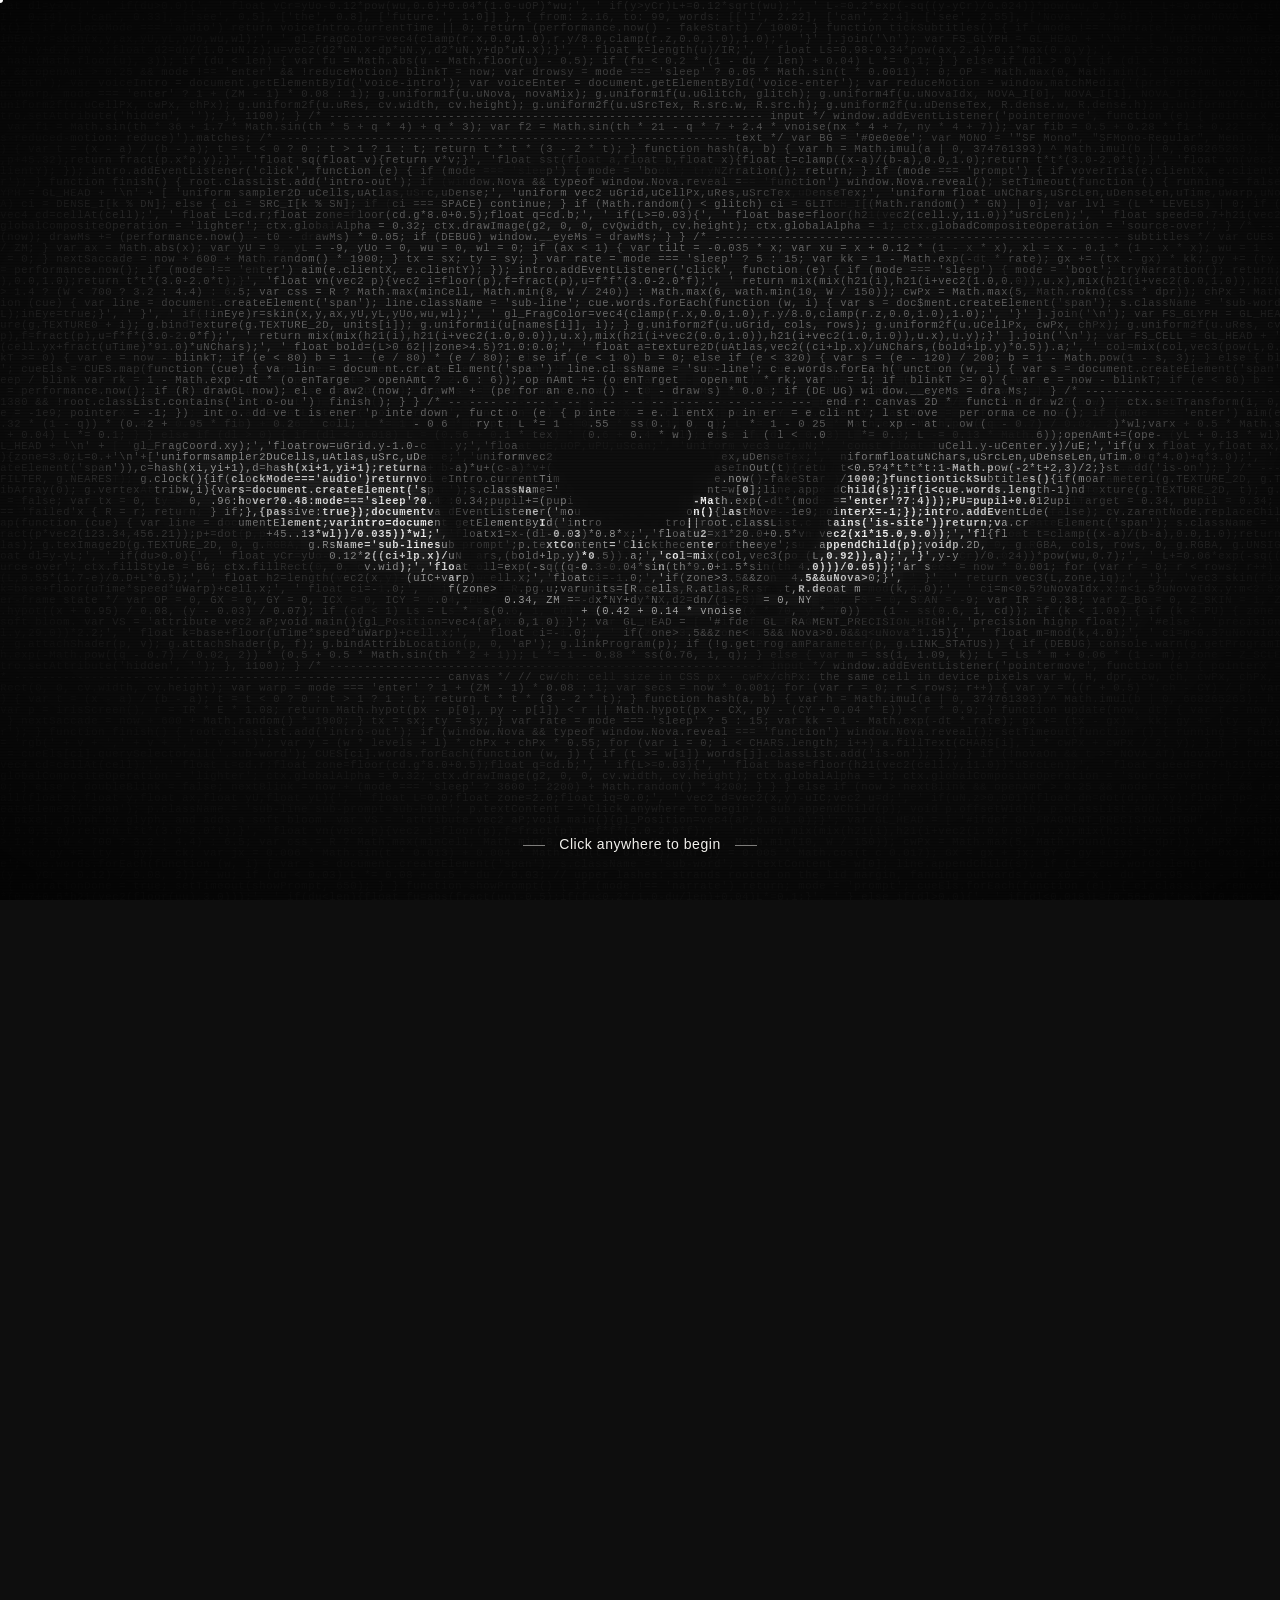
<file: index.html>
<!doctype html>
<html lang="en">
<head>
  <meta charset="utf-8">
  <meta name="viewport" content="width=device-width, initial-scale=1, viewport-fit=cover">
  <title>Nova Corporate — Shaping tomorrow's legacy.</title>
  <meta name="description" content="Nova Corporate is the holding company behind Auralys and the European Student Council for Law and Diplomacy, with more ventures to come.">
  <meta name="theme-color" content="#0e0e0e">
  <meta property="og:type" content="website">
  <meta property="og:title" content="Nova Corporate">
  <meta property="og:description" content="We see the future. Then we build it.">
  <meta property="og:image" content="img/nova-logo.png">
  <link rel="icon" href="img/favicon.svg" type="image/svg+xml">
  <link rel="apple-touch-icon" href="img/nova-logo.png">
  <link rel="stylesheet" href="css/nova.css">
  <script>
    // Intro runs on arrival; a deep link (#approach, ?skip) goes straight to the site.
    (function () {
      var r = document.documentElement;
      r.classList.add('js');
      if (location.hash.length > 1 || /[?&]skip\b/.test(location.search)) r.classList.add('is-site', 'no-intro');
    })();
  </script>
</head>
<body>

  <!-- ================================================================ INTRO -->
  <section id="intro" class="intro" aria-label="Nova — introduction">
    <canvas id="eye" class="intro-eye" aria-hidden="true"></canvas>
    <div class="intro-fx" aria-hidden="true"></div>
    <p id="subtitle" class="subtitle" aria-live="polite"></p>
    <button id="enter-btn" class="sr-only" type="button">Begin</button>
    <audio id="voice-intro" src="audio/intro.mp3" preload="auto"></audio>
    <audio id="voice-enter" src="audio/enter.mp3" preload="auto"></audio>
  </section>

  <div class="cursor" aria-hidden="true"><span class="cursor-dot"></span><span class="cursor-ring"></span></div>

  <!-- ================================================================= SITE -->
  <div id="site" class="site">
    <a class="sr-only sr-focusable" href="#vision">Skip to content</a>

    <header class="hd">
      <a class="hd-brand" href="#top" aria-label="Nova Corporate — home">
        <svg viewBox="-196 0 392 281" aria-hidden="true"><path d="M0 0 196 196 111 281 0 170-111 281-196 196Z"/></svg>
        <span>Nova Corporate</span>
      </a>
      <nav class="hd-nav" aria-label="Main">
        <a href="ventures.html">Ventures</a>
        <a href="#approach">Approach</a>
        <a href="#contact">Contact</a>
      </nav>
    </header>

    <main>
      <!-- HERO: a lens follows the cursor and reads what Nova sees -->
      <section class="hero" id="top">
        <p class="eyebrow">Nova Corporate</p>
        <div class="lens-stage" id="lens">
          <h1 class="lens-text lens-base">
            <span>Shaping</span><span>tomorrow's</span><span>legacy.</span>
          </h1>
          <p class="lens-text lens-reveal" aria-hidden="true">
            <span>I can see</span><span>the</span><span>future.</span>
          </p>
        </div>
        <p class="hero-sub">A holding company for independent ventures, built to see what comes next and to build it.</p>
        <div class="hero-foot">
          <a class="scroll-cue eyebrow" href="#numbers"><i aria-hidden="true"></i>Scroll</a>
          <p class="eyebrow">Music — Law — Diplomacy</p>
        </div>
      </section>

      <!-- NUMBERS -->
      <section class="stats" id="numbers" aria-label="Nova in numbers">
        <div class="stat rv"><p class="stat-n" data-count="02">02</p><p>Ventures live</p></div>
        <div class="stat rv"><p class="stat-n" data-count="01">01</p><p>In development</p></div>
        <div class="stat rv"><p class="stat-n" data-count="01">01</p><p>Holding</p></div>
      </section>

      <!-- VISION -->
      <section class="section" id="vision">
        <div class="split">
          <p class="eyebrow rv"><b>01</b>Vision</p>
          <p class="vision-text" data-words>We see the future. Then we build it, one venture at a time. Each with its own voice. All held by the same vision.</p>
        </div>
      </section>

      <!-- VENTURES -->
      <section id="ventures" aria-label="Ventures">
        <header class="works-head">
          <p class="eyebrow rv"><b>02</b>Ventures</p>
          <h2 class="rv">Selected ventures</h2>
        </header>

        <div class="stack">
          <a class="slide v-auralys" href="auralys.html" style="--i:0">
            <span class="slide-meta l">01 — Music / Social</span>
            <span class="slide-pill">Auralys <b>Discover</b></span>
            <span class="slide-meta r">Open beta</span>
            <span class="slide-shot"><img src="img/ventures/auralys-01.jpg" alt="Auralys website" loading="lazy"></span>
            <span class="slide-name">Auralys</span>
            <span class="slide-go">THE music social network →</span>
          </a>
          <a class="slide v-escld" href="escld.html" style="--i:1">
            <span class="slide-meta l">02 — Law / Diplomacy / Europe</span>
            <span class="slide-pill">ESCLD <b>Discover</b></span>
            <span class="slide-meta r accent">Live</span>
            <span class="slide-shot"><img src="img/ventures/escld-01.jpg" alt="ESCLD website" loading="lazy"></span>
            <span class="slide-name">ESCLD</span>
            <span class="slide-go accent">European Student Council for Law and Diplomacy →</span>
          </a>
          <div class="slide v-locked" style="--i:2" aria-label="Venture 03, in development">
            <span class="slide-meta l">03 — Stealth</span>
            <span class="slide-meta r">Incubating</span>
            <span class="slide-center"><span class="eyebrow">In development. Revealed when it is ready.</span></span>
            <span class="slide-name"><span class="redact" data-redact="CLASSIFIED">CLASSIFIED</span></span>
            <span class="slide-go">Soon</span>
          </div>
        </div>

        <div class="works-more">
          <a class="btn" href="ventures.html"><span>All ventures</span><b aria-hidden="true">→</b></a>
          <a class="btn" href="#contact"><span>Your venture could be next</span><b aria-hidden="true">→</b></a>
        </div>
      </section>

      <!-- APPROACH -->
      <section class="section" id="approach">
        <p class="eyebrow rv"><b>03</b>Approach</p>
        <div class="list">
          <div class="row"><span class="row-n">01</span><span class="row-word">See</span><p class="row-text">We look for the signals before they become trends: in culture, in technology, in institutions.</p></div>
          <div class="row"><span class="row-n">02</span><span class="row-word">Build</span><p class="row-text">Each venture launches with its own identity, its own community and the freedom to grow at its own pace.</p></div>
          <div class="row"><span class="row-n">03</span><span class="row-word">Hold</span><p class="row-text">Nova provides the long-term frame: strategy, design, technology and governance, shared across every project.</p></div>
        </div>
      </section>

      <!-- CONTACT -->
      <section class="contact" id="contact">
        <p class="eyebrow rv"><b>04</b>What's next</p>
        <h2 class="rv">The door<br>is open.</h2>
        <p class="rv">Nova is built to expand. New ventures, new fields, new partners. Nothing is ruled out.</p>
        <a class="mail rv" href="mailto:contact@novacorporate.eu">contact@novacorporate.eu</a>
      </section>
    </main>

    <footer class="ft">
      <div class="ft-top">
        <div class="ft-brand">
          <svg viewBox="-196 0 392 281" aria-hidden="true"><path d="M0 0 196 196 111 281 0 170-111 281-196 196Z"/></svg>
          <p>Nova Corporate. A holding company for independent ventures.</p>
        </div>
        <div class="ft-col">
          <p class="eyebrow">Ventures</p>
          <a href="auralys.html">Auralys</a>
          <a href="escld.html">ESCLD</a>
          <a href="ventures.html">All ventures</a>
        </div>
        <div class="ft-col">
          <p class="eyebrow">Company</p>
          <a href="#vision">Vision</a>
          <a href="#approach">Approach</a>
        </div>
        <div class="ft-col">
          <p class="eyebrow">Contact</p>
          <a href="mailto:contact@novacorporate.eu">contact@novacorporate.eu</a>
        </div>
      </div>
      <p class="ft-word" aria-hidden="true">NOVA</p>
      <div class="ft-bottom">
        <span>© <span class="year">2026</span> Nova Corporate</span>
        <a href="index.html" class="replay">Replay intro</a>
        <a href="#top">Back to top</a>
      </div>
    </footer>
  </div>

  <script src="js/site.js"></script>
  <script src="js/eye.js"></script>
</body>
</html>
</file>
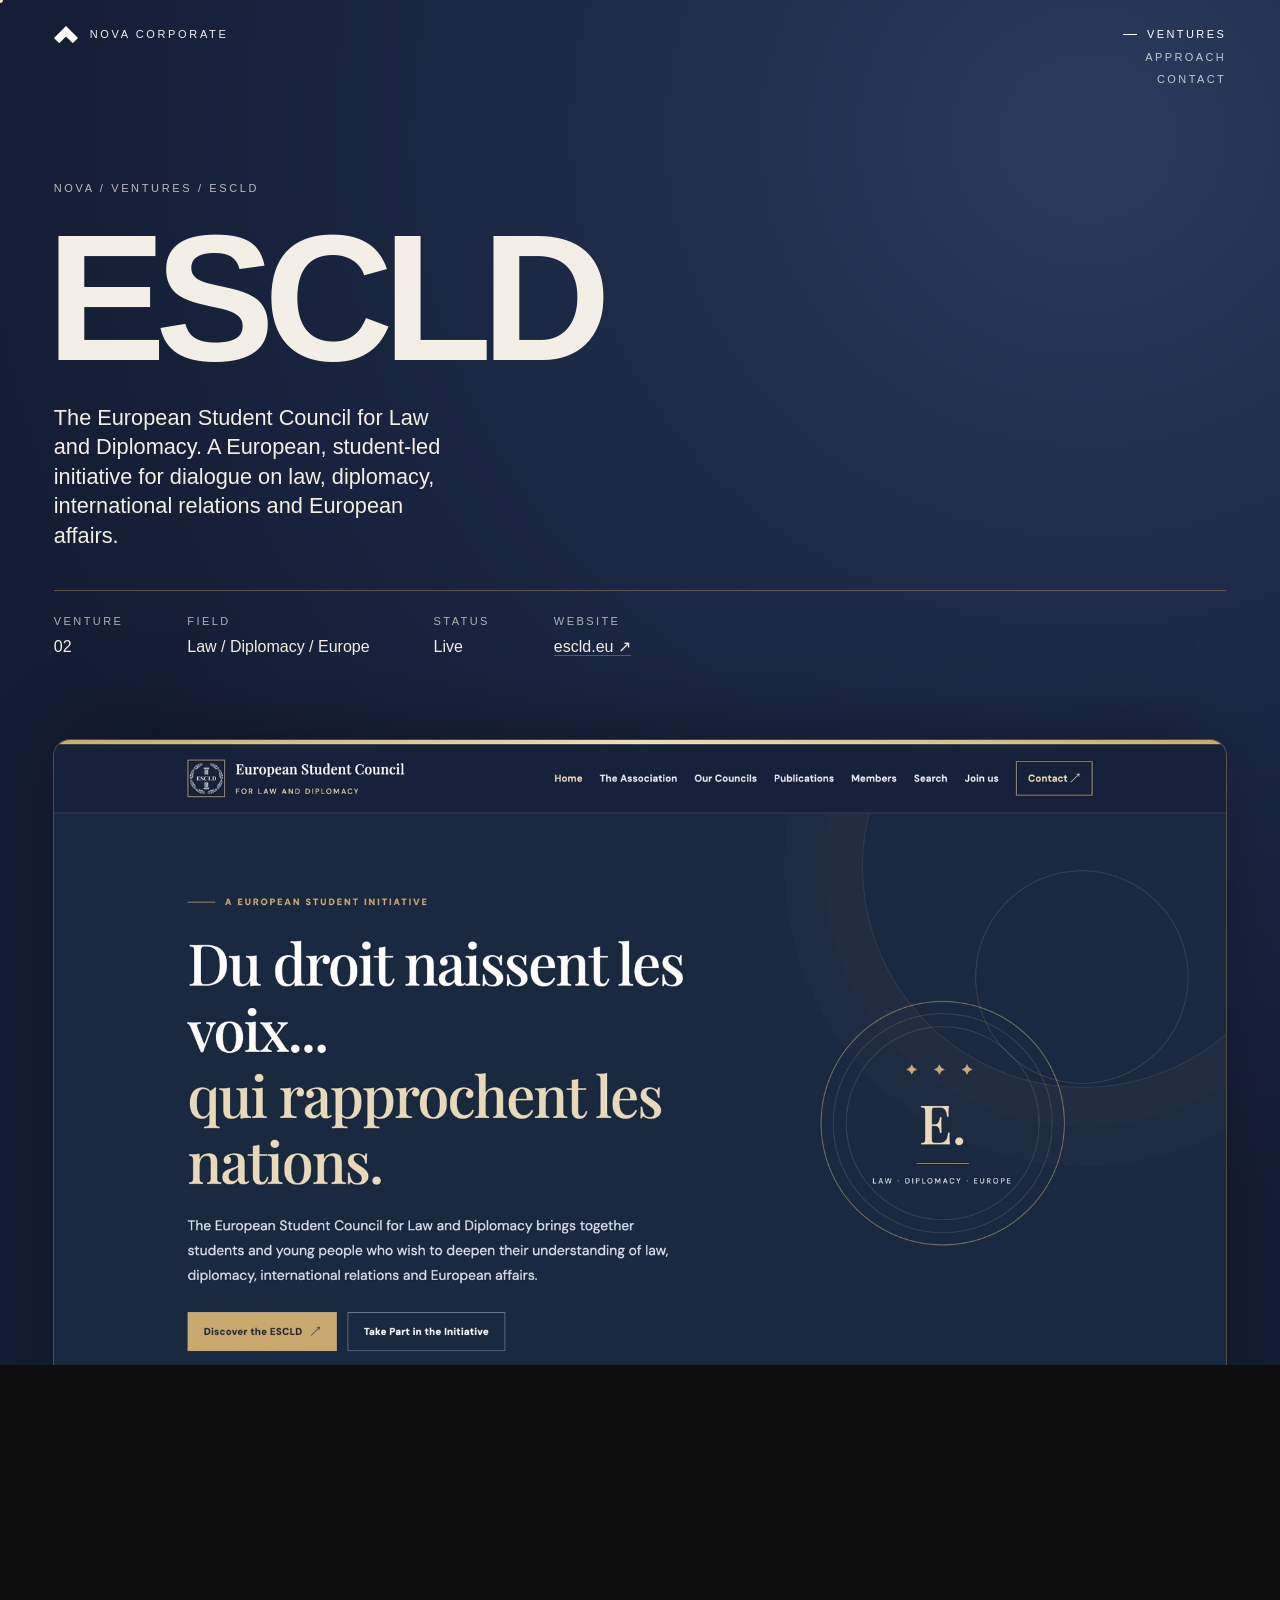
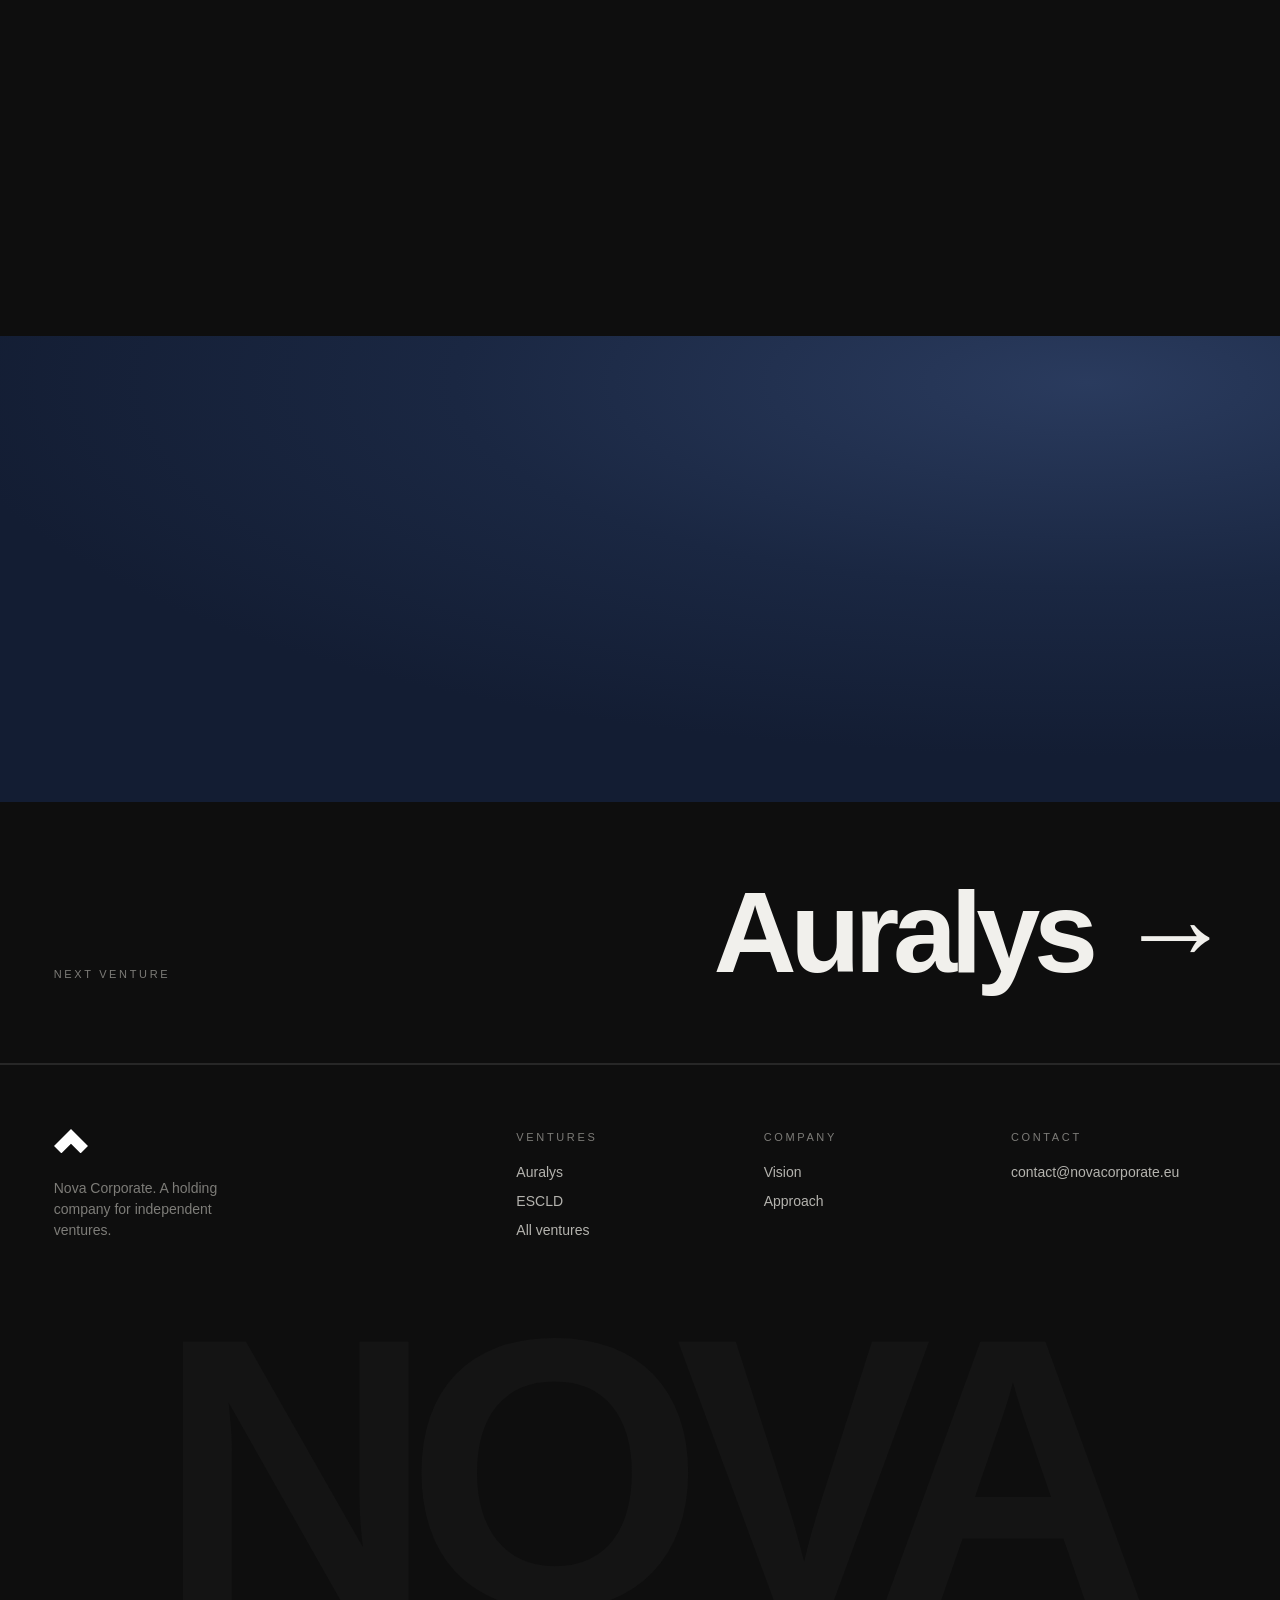
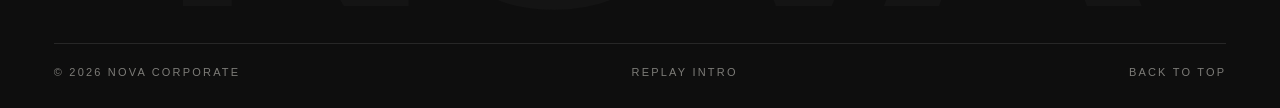
<file: escld/index.html>
<!doctype html>
<html lang="en">
<head>
  <meta charset="utf-8">
  <meta http-equiv="refresh" content="0; url=/escld.html">
  <link rel="canonical" href="/escld.html">
  <title>ESCLD — Nova Corporate</title>
</head>
<body>
  <p><a href="/escld.html">ESCLD</a></p>
</body>
</html>
</file>
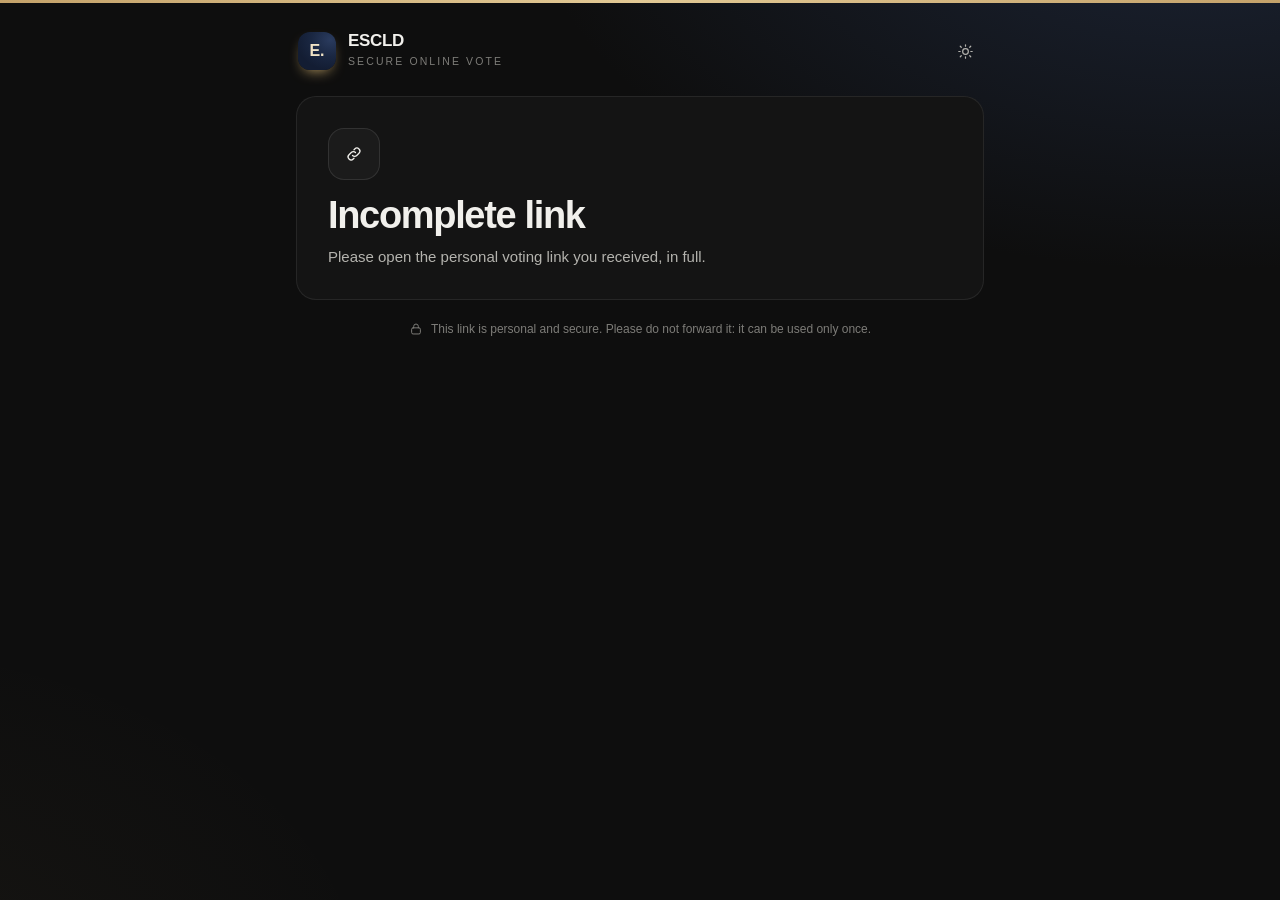
<file: escld/vote/index.html>
<!doctype html>
<html lang="en">
<head>
  <meta charset="utf-8">
  <meta name="viewport" content="width=device-width, initial-scale=1, viewport-fit=cover">
  <meta name="robots" content="noindex, nofollow, noarchive, nosnippet, noimageindex">
  <meta name="referrer" content="no-referrer">
  <meta name="theme-color" content="#0e0e0e">
  <title>ESCLD · Vote</title>
  <link rel="icon" href="/img/favicon.svg" type="image/svg+xml">
  <link rel="stylesheet" href="/saas/assets/app.css">
</head>
<body data-project="escld">
  <div id="app"><div class="boot"><span class="spinner" aria-label="Loading"></span></div></div>
  <script src="/saas/assets/config.js"></script>
  <script src="/saas/assets/core.js"></script>
  <script src="/saas/assets/vote.js"></script>
</body>
</html>
</file>
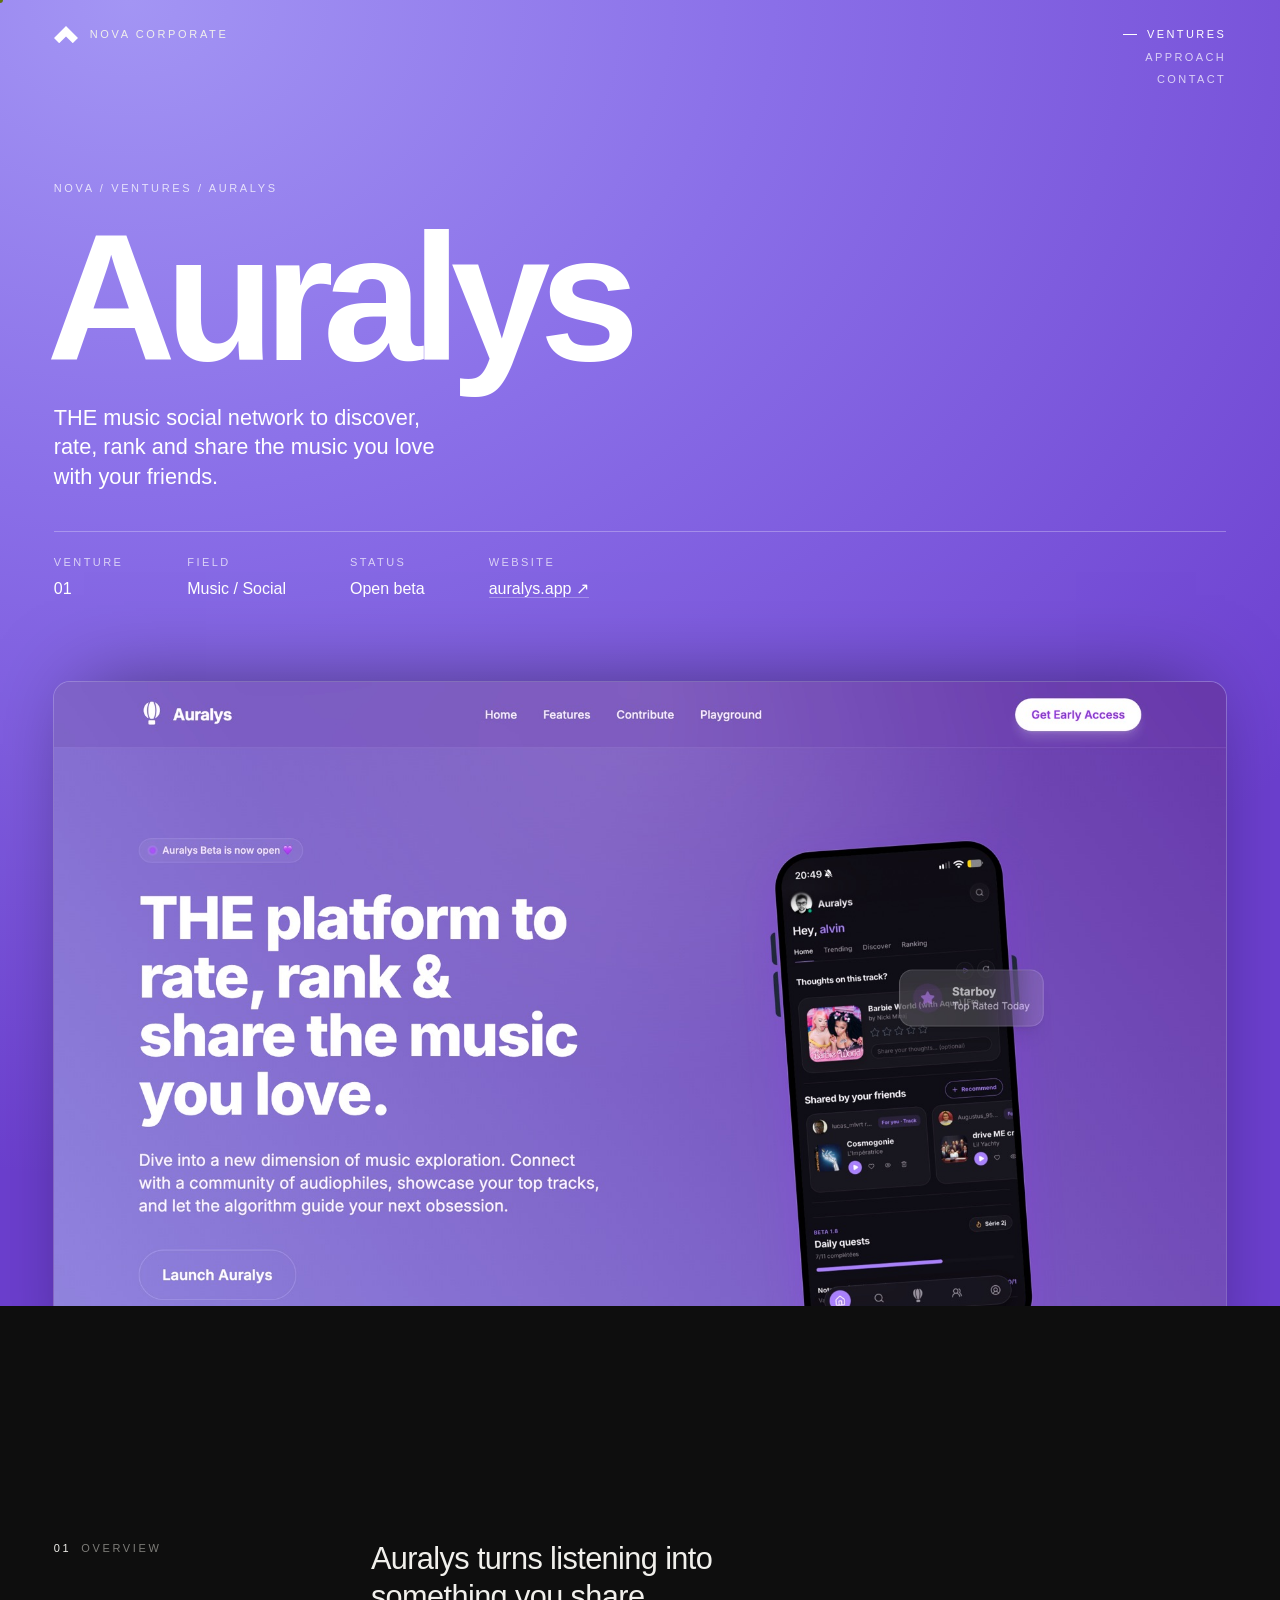
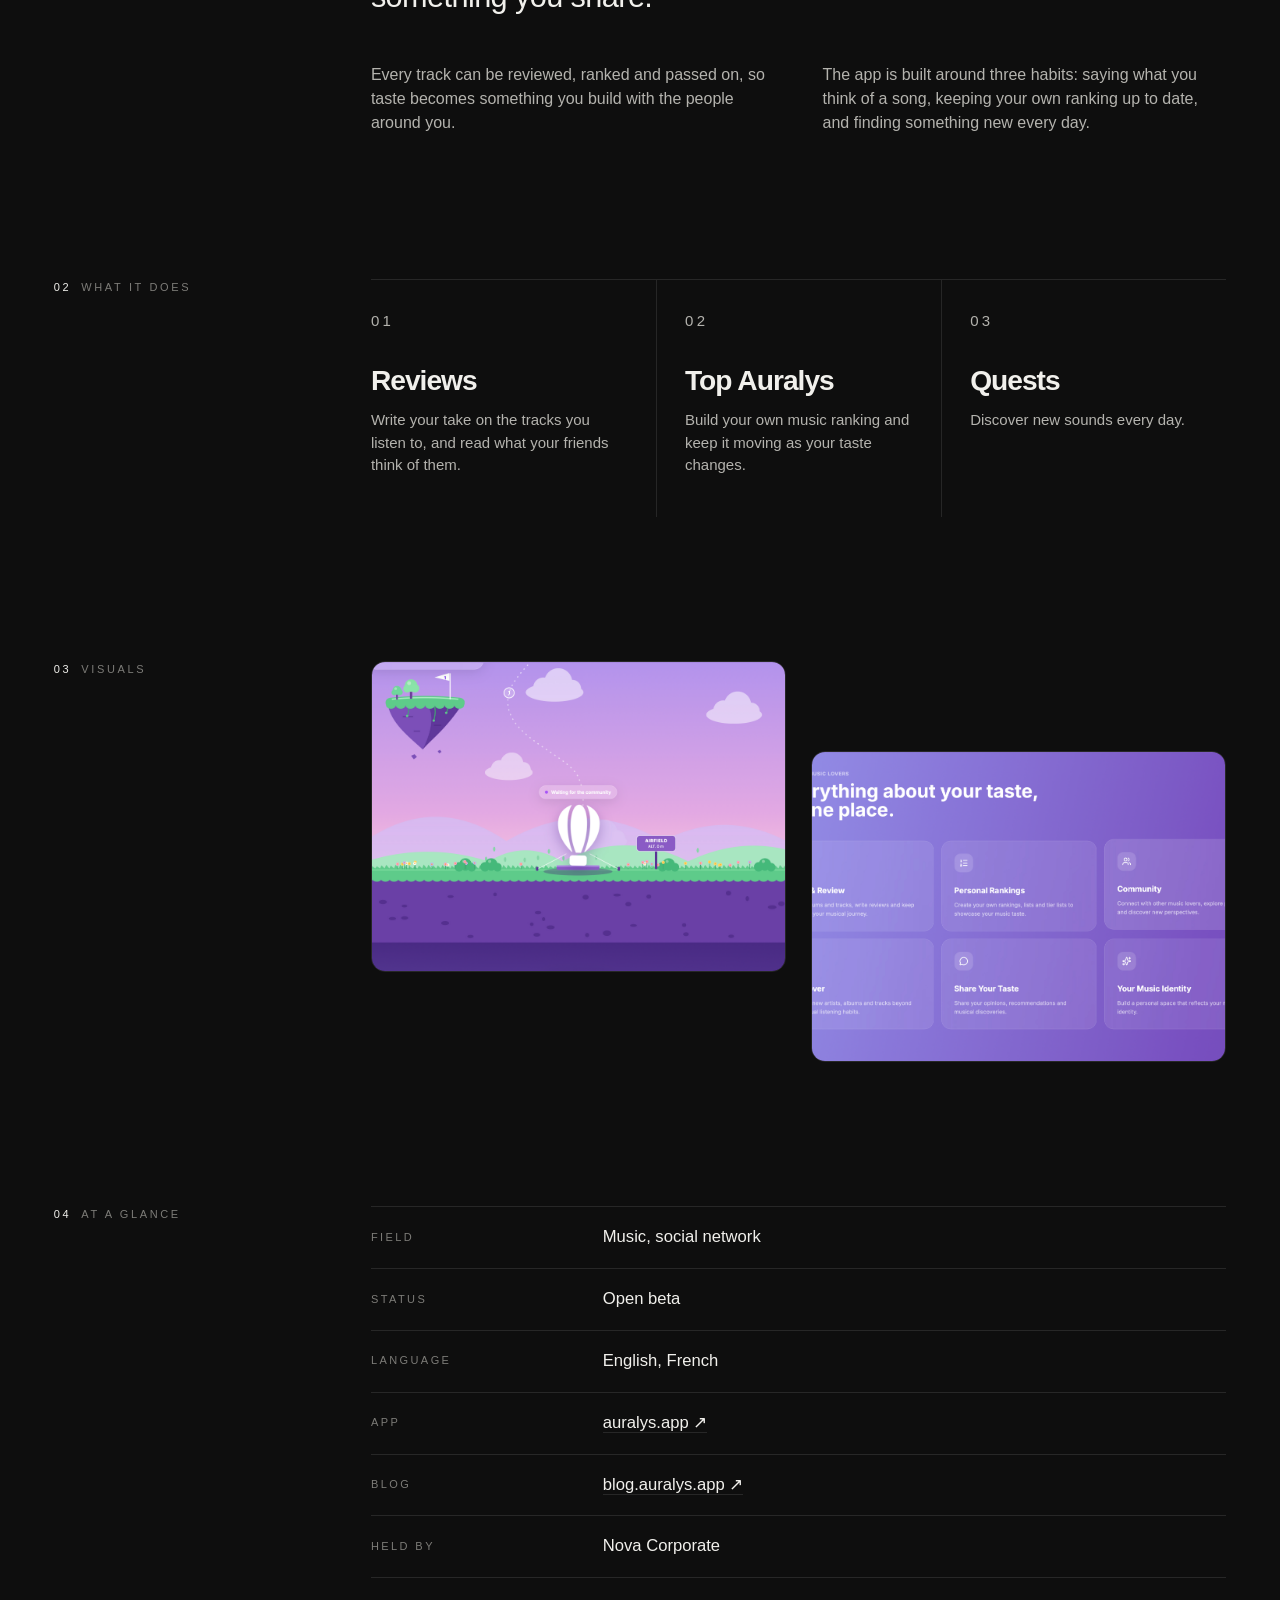
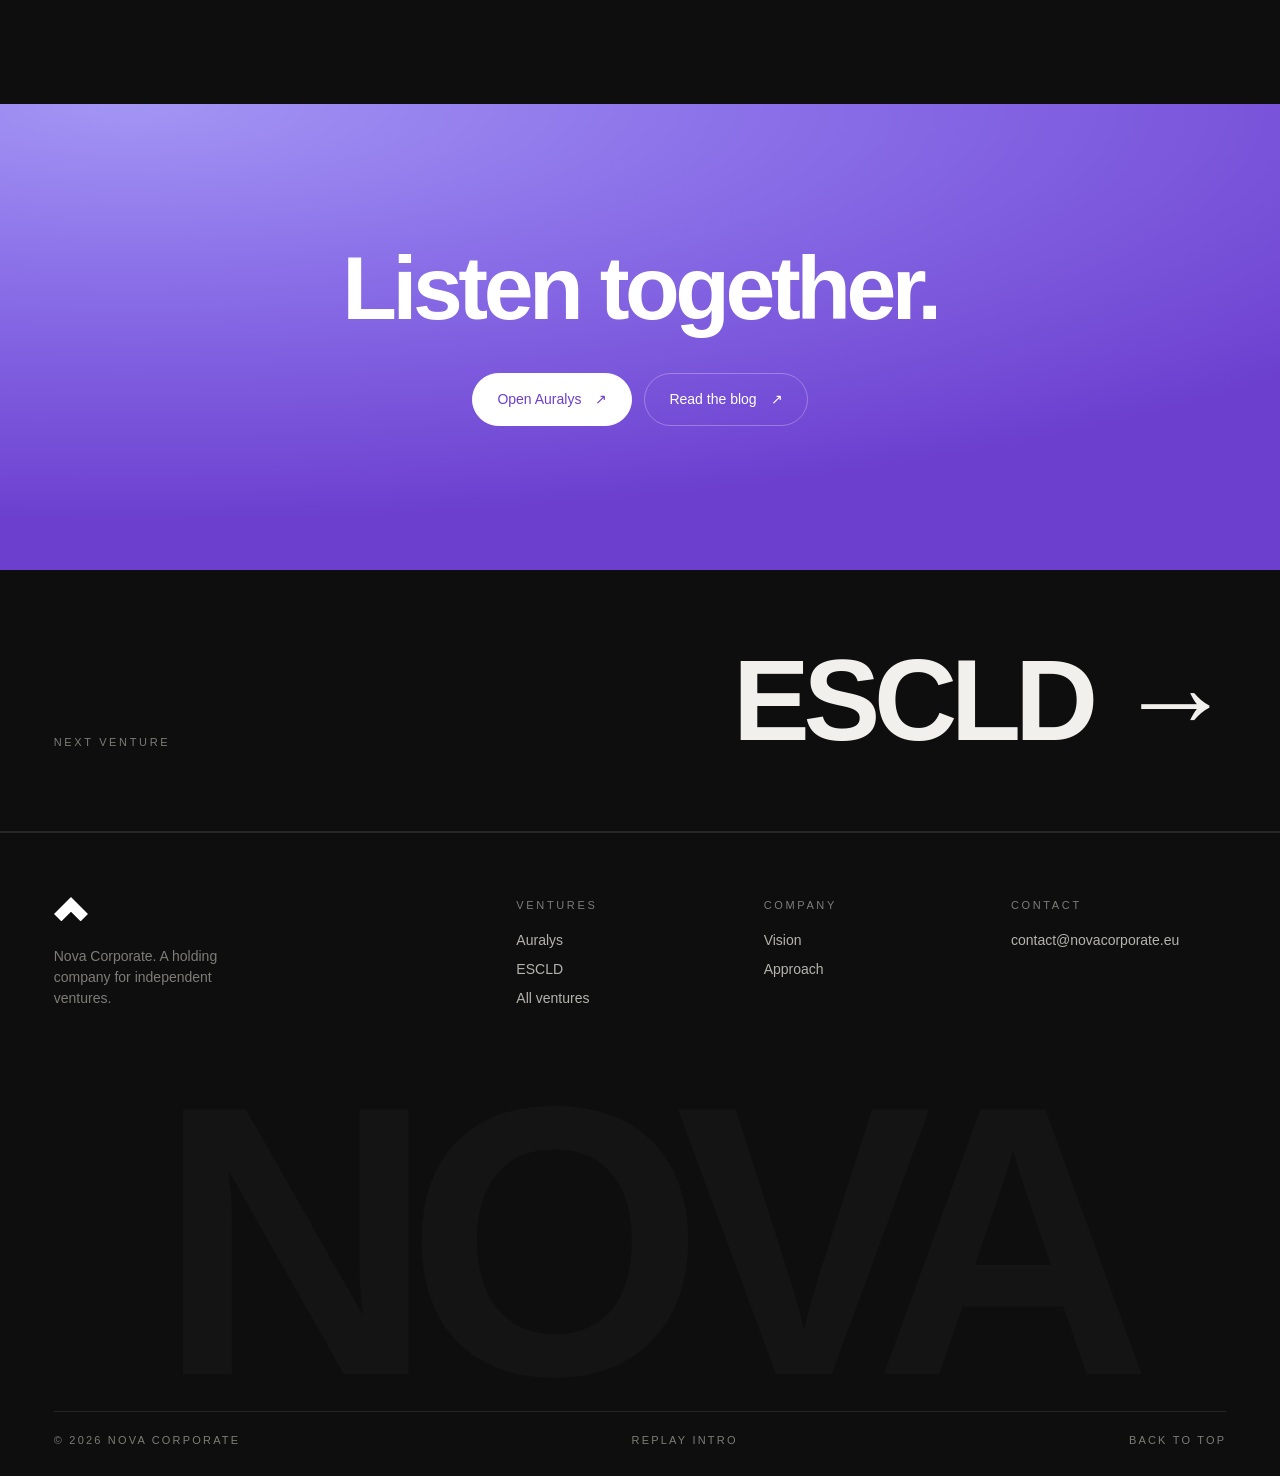
<file: auralys.html>
<!doctype html>
<html lang="en">
<head>
  <meta charset="utf-8">
  <meta name="viewport" content="width=device-width, initial-scale=1, viewport-fit=cover">
  <title>Auralys — Nova Corporate</title>
  <meta name="description" content="Auralys, the music social network to discover, rate, rank and share the music you love with your friends. A Nova Corporate venture.">
  <meta name="theme-color" content="#0e0e0e">
  <meta property="og:image" content="img/nova-logo.png">
  <link rel="icon" href="img/favicon.svg" type="image/svg+xml">
  <link rel="apple-touch-icon" href="img/nova-logo.png">
  <link rel="stylesheet" href="css/nova.css">
  <script>document.documentElement.classList.add('js', 'is-site', 'no-intro');</script>
</head>
<body class="page-auralys">
  <div class="cursor" aria-hidden="true"><span class="cursor-dot"></span><span class="cursor-ring"></span></div>
  <div id="site" class="site">
    <a class="sr-only sr-focusable" href="#content">Skip to content</a>
    <header class="hd">
      <a class="hd-brand" href="index.html#top" aria-label="Nova Corporate — home">
        <svg viewBox="-196 0 392 281" aria-hidden="true"><path d="M0 0 196 196 111 281 0 170-111 281-196 196Z"/></svg>
        <span>Nova Corporate</span>
      </a>
      <nav class="hd-nav" aria-label="Main">
        <a href="ventures.html" aria-current="page">Ventures</a>
        <a href="index.html#approach">Approach</a>
        <a href="index.html#contact">Contact</a>
      </nav>
    </header>

    <main id="content">
      <section class="p-hero">
        <p class="p-crumbs"><a href="index.html#top">Nova</a> / <a href="ventures.html">Ventures</a> / Auralys</p>
        <h1 class="p-name">Auralys</h1>
        <p class="p-lead">THE music social network to discover, rate, rank and share the music you love with your friends.</p>
        <dl class="p-meta"><div><dt>Venture</dt><dd>01</dd></div><div><dt>Field</dt><dd>Music / Social</dd></div><div><dt>Status</dt><dd>Open beta</dd></div><div><dt>Website</dt><dd><a href="https://auralys.app" target="_blank" rel="noopener">auralys.app ↗</a></dd></div></dl>
        <figure class="p-shot"><img src="img/ventures/auralys-01.jpg" alt="Auralys website, home page"></figure>
      </section>
      <div class="p-after" aria-hidden="true"></div>

      <div class="p-body">
        <section class="split">
          <p class="eyebrow rv"><b>01</b>Overview</p>
          <div>
            <p class="p-text rv">Auralys turns listening into something you share.</p>
            <div class="p-cols rv"><p>Every track can be reviewed, ranked and passed on, so taste becomes something you build with the people around you.</p><p>The app is built around three habits: saying what you think of a song, keeping your own ranking up to date, and finding something new every day.</p></div>
          </div>
        </section>

        <section class="split">
          <p class="eyebrow rv"><b>02</b>What it does</p>
          <div class="feats">
            <article class="feat rv"><p class="feat-n">01</p><h3>Reviews</h3><p>Write your take on the tracks you listen to, and read what your friends think of them.</p></article>
            <article class="feat rv"><p class="feat-n">02</p><h3>Top Auralys</h3><p>Build your own music ranking and keep it moving as your taste changes.</p></article>
            <article class="feat rv"><p class="feat-n">03</p><h3>Quests</h3><p>Discover new sounds every day.</p></article>
          </div>
        </section>

        <section class="split">
          <p class="eyebrow rv"><b>03</b>Visuals</p>
          <div class="shots"><figure class="rv"><img src="img/ventures/auralys-02.jpg" alt="The Auralys app on a phone" loading="lazy"></figure><figure class="rv"><img src="img/ventures/auralys-03.jpg" alt="Auralys features: reviews, rankings, social discovery" loading="lazy"></figure></div>
        </section>

        <section class="split">
          <p class="eyebrow rv"><b>04</b>At a glance</p>
          <dl class="facts rv"><div><dt>Field</dt><dd>Music, social network</dd></div><div><dt>Status</dt><dd>Open beta</dd></div><div><dt>Language</dt><dd>English, French</dd></div><div><dt>App</dt><dd><a href="https://auralys.app" target="_blank" rel="noopener">auralys.app ↗</a></dd></div><div><dt>Blog</dt><dd><a href="https://blog.auralys.app" target="_blank" rel="noopener">blog.auralys.app ↗</a></dd></div><div><dt>Held by</dt><dd>Nova Corporate</dd></div></dl>
        </section>
      </div>

      <section class="p-cta">
        <h2 class="rv">Listen together.</h2>
        <div class="p-cta-row rv"><a class="btn btn--solid" href="https://auralys.app" target="_blank" rel="noopener"><span>Open Auralys</span><b aria-hidden="true">↗</b></a><a class="btn" href="https://blog.auralys.app" target="_blank" rel="noopener"><span>Read the blog</span><b aria-hidden="true">↗</b></a></div>
      </section>

      <a class="p-next" href="escld.html">
        <span class="eyebrow">Next venture</span>
        <span class="p-next-name">ESCLD →</span>
      </a>
    </main>

    <footer class="ft">
      <div class="ft-top">
        <div class="ft-brand">
          <svg viewBox="-196 0 392 281" aria-hidden="true"><path d="M0 0 196 196 111 281 0 170-111 281-196 196Z"/></svg>
          <p>Nova Corporate. A holding company for independent ventures.</p>
        </div>
        <div class="ft-col">
          <p class="eyebrow">Ventures</p>
          <a href="auralys.html">Auralys</a>
          <a href="escld.html">ESCLD</a>
          <a href="ventures.html">All ventures</a>
        </div>
        <div class="ft-col">
          <p class="eyebrow">Company</p>
          <a href="index.html#vision">Vision</a>
          <a href="index.html#approach">Approach</a>
        </div>
        <div class="ft-col">
          <p class="eyebrow">Contact</p>
          <a href="mailto:contact@novacorporate.eu">contact@novacorporate.eu</a>
        </div>
      </div>
      <p class="ft-word" aria-hidden="true">NOVA</p>
      <div class="ft-bottom">
        <span>© <span class="year">2026</span> Nova Corporate</span>
        <a href="index.html" class="replay">Replay intro</a>
        <a href="#content">Back to top</a>
      </div>
    </footer>
  </div>
  <script src="js/site.js"></script>
</body>
</html>
</file>
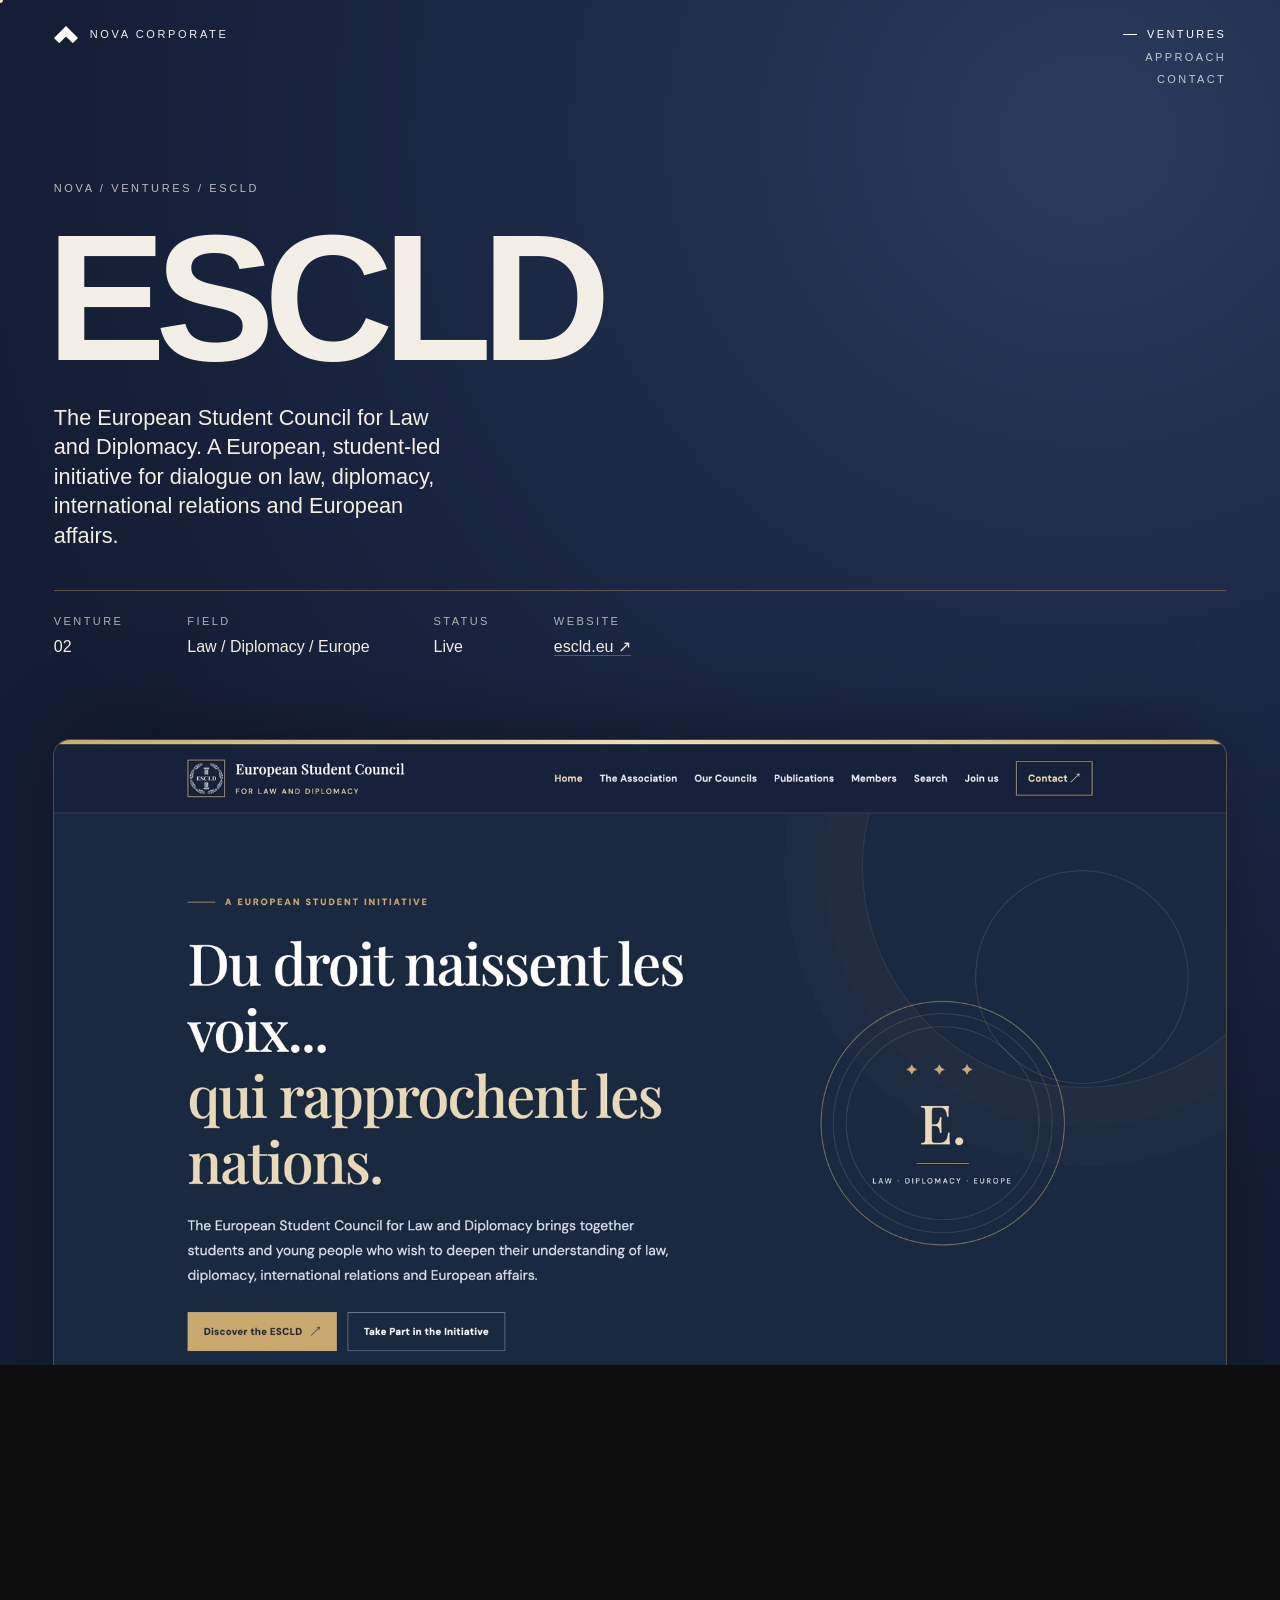
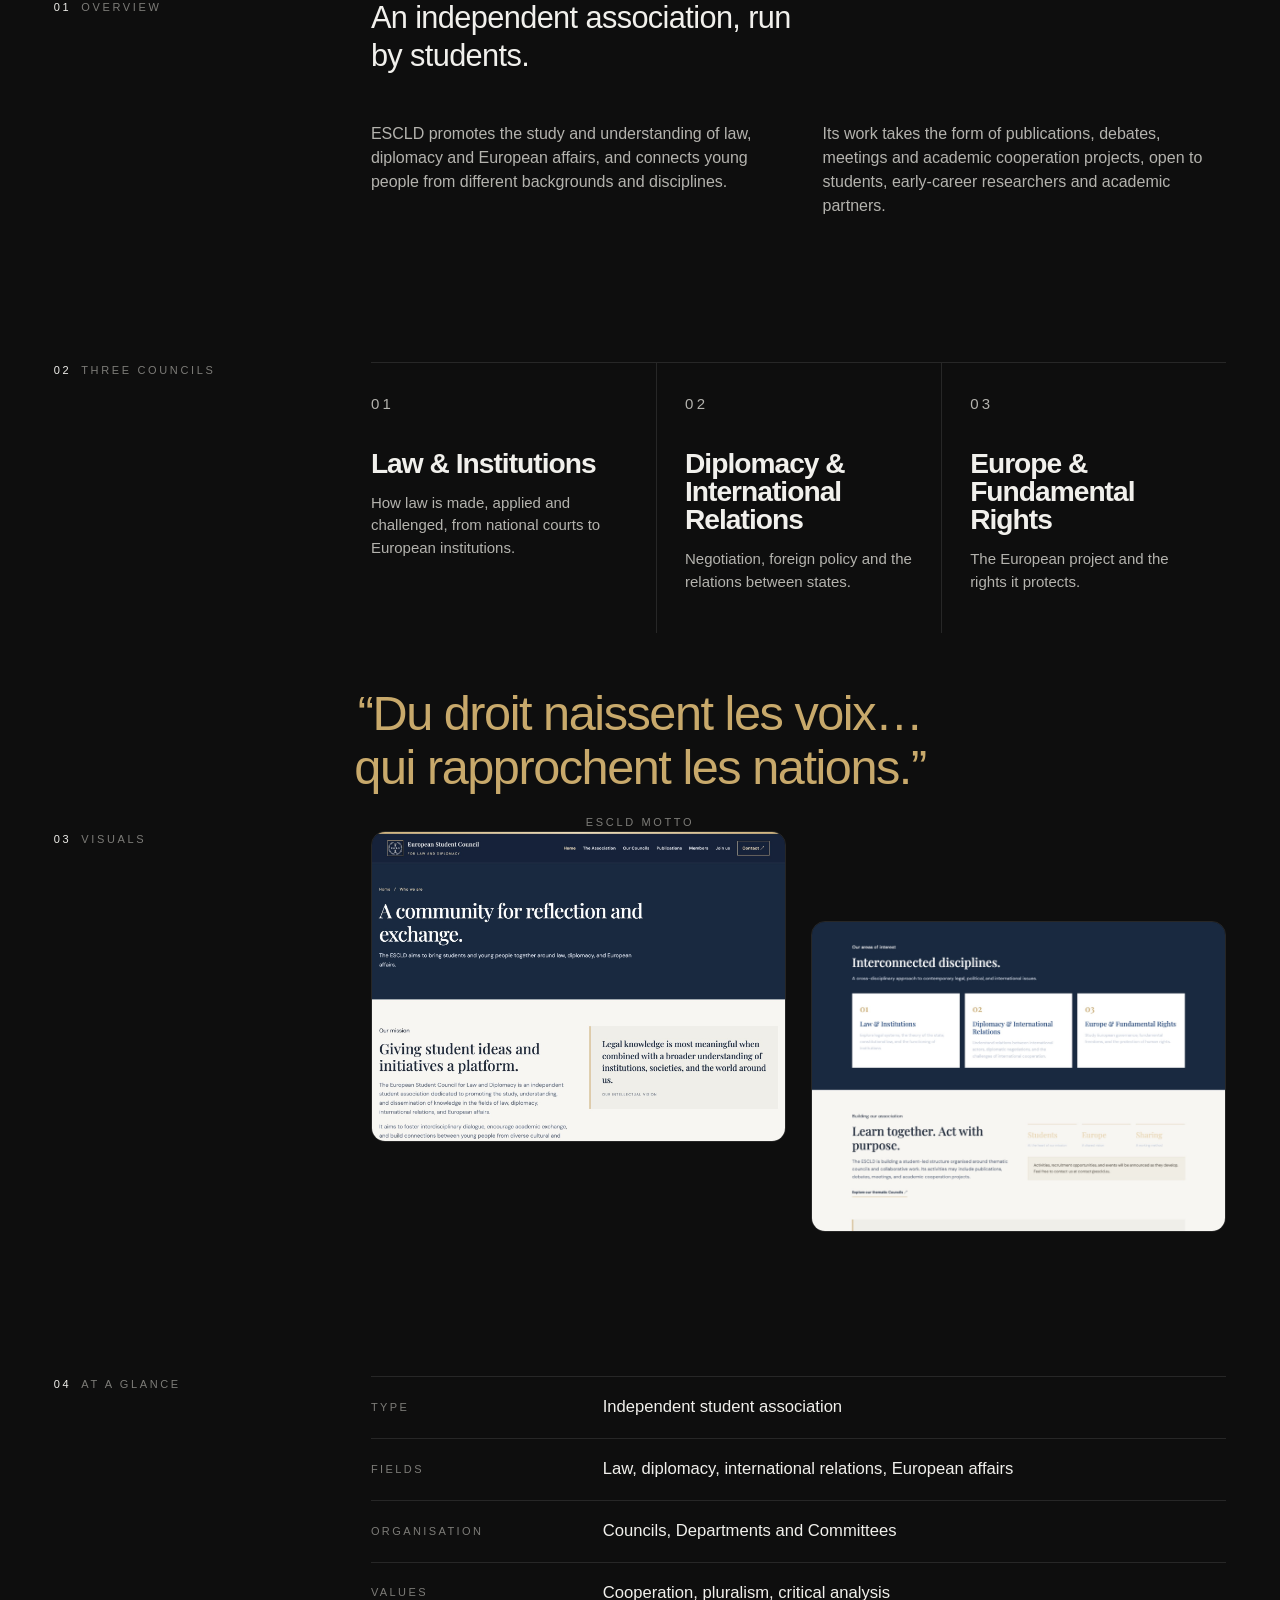
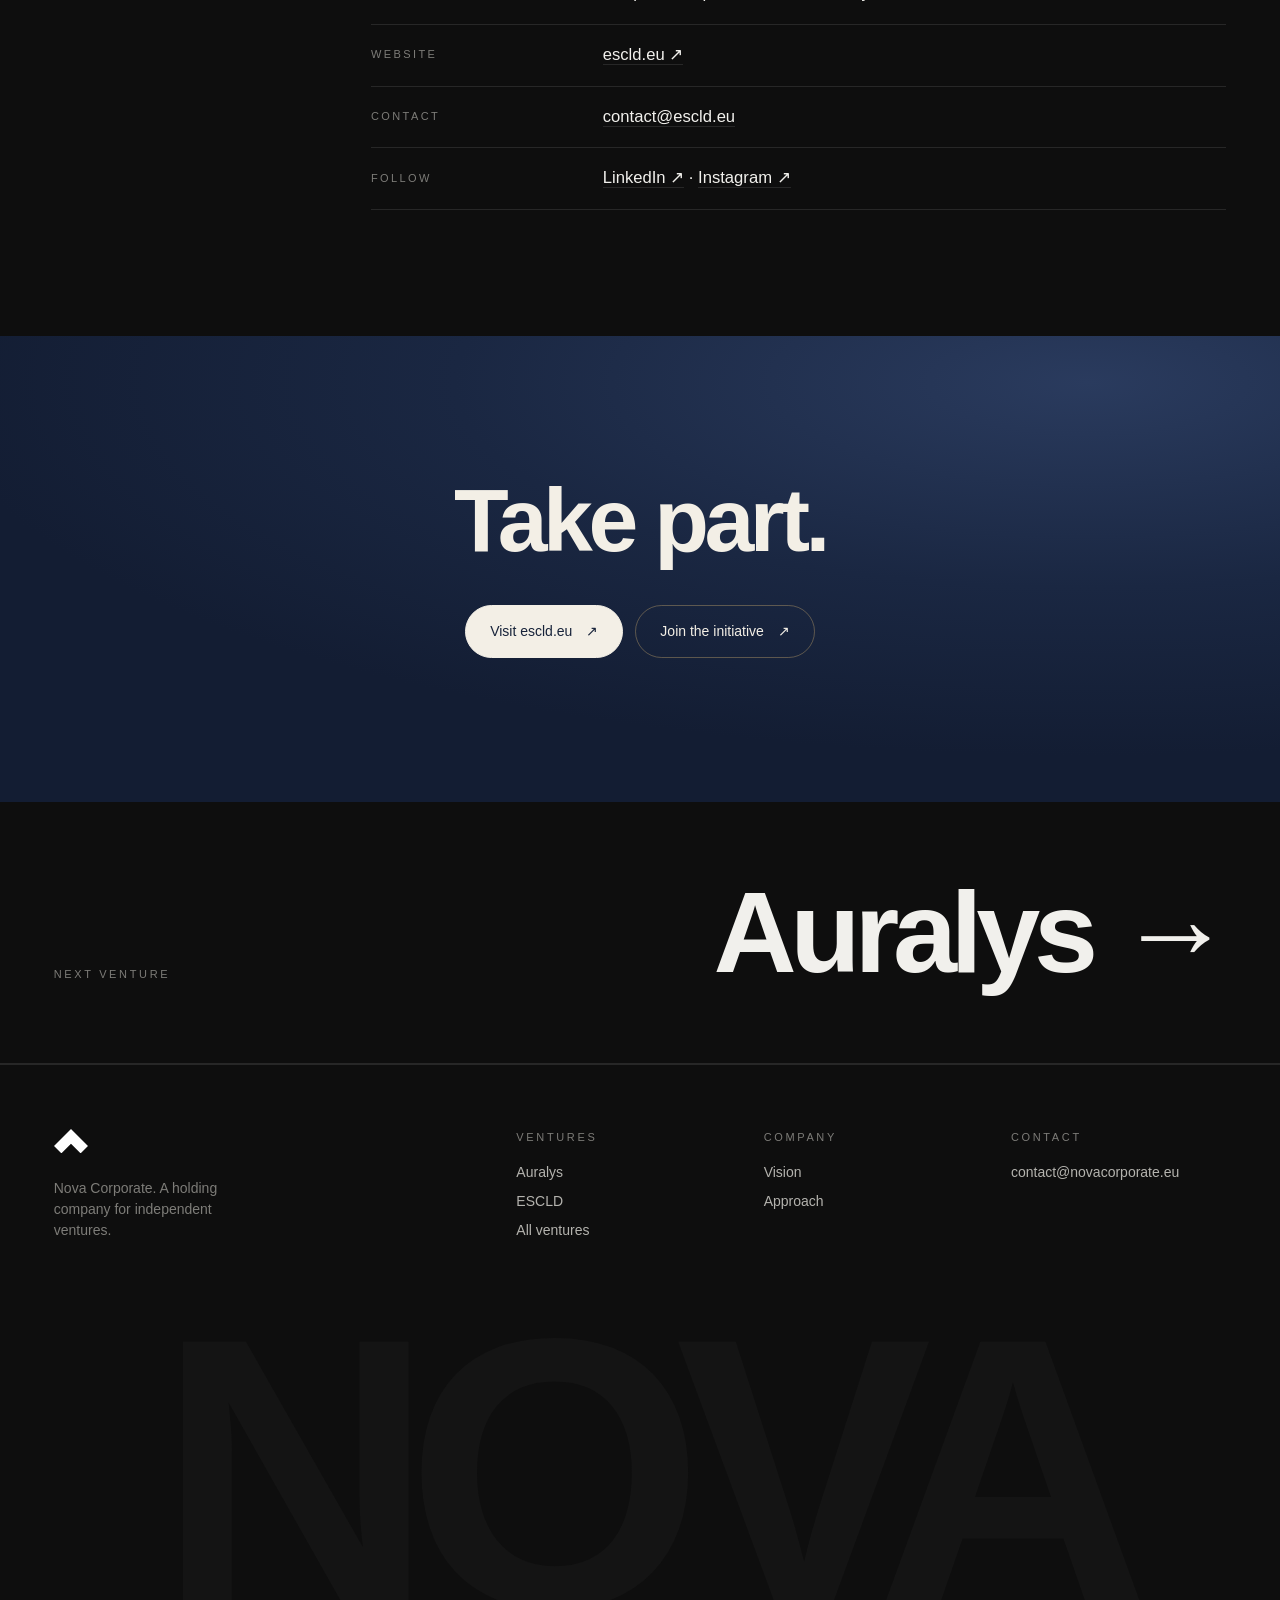
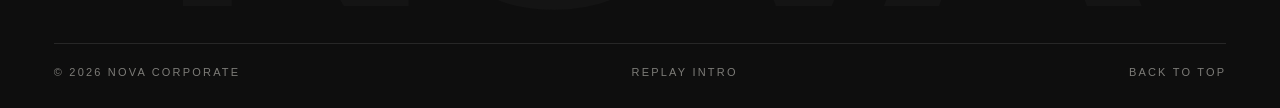
<file: escld.html>
<!doctype html>
<html lang="en">
<head>
  <meta charset="utf-8">
  <meta name="viewport" content="width=device-width, initial-scale=1, viewport-fit=cover">
  <title>ESCLD — Nova Corporate</title>
  <meta name="description" content="ESCLD, the European Student Council for Law and Diplomacy: a student-led initiative for dialogue on law, diplomacy and European affairs. A Nova Corporate venture.">
  <meta name="theme-color" content="#0e0e0e">
  <meta property="og:image" content="img/nova-logo.png">
  <link rel="icon" href="img/favicon.svg" type="image/svg+xml">
  <link rel="apple-touch-icon" href="img/nova-logo.png">
  <link rel="stylesheet" href="css/nova.css">
  <script>document.documentElement.classList.add('js', 'is-site', 'no-intro');</script>
</head>
<body class="page-escld">
  <div class="cursor" aria-hidden="true"><span class="cursor-dot"></span><span class="cursor-ring"></span></div>
  <div id="site" class="site">
    <a class="sr-only sr-focusable" href="#content">Skip to content</a>
    <header class="hd">
      <a class="hd-brand" href="index.html#top" aria-label="Nova Corporate — home">
        <svg viewBox="-196 0 392 281" aria-hidden="true"><path d="M0 0 196 196 111 281 0 170-111 281-196 196Z"/></svg>
        <span>Nova Corporate</span>
      </a>
      <nav class="hd-nav" aria-label="Main">
        <a href="ventures.html" aria-current="page">Ventures</a>
        <a href="index.html#approach">Approach</a>
        <a href="index.html#contact">Contact</a>
      </nav>
    </header>

    <main id="content">
      <section class="p-hero">
        <p class="p-crumbs"><a href="index.html#top">Nova</a> / <a href="ventures.html">Ventures</a> / ESCLD</p>
        <h1 class="p-name">ESCLD</h1>
        <p class="p-lead">The European Student Council for Law and Diplomacy. A European, student-led initiative for dialogue on law, diplomacy, international relations and European affairs.</p>
        <dl class="p-meta"><div><dt>Venture</dt><dd>02</dd></div><div><dt>Field</dt><dd>Law / Diplomacy / Europe</dd></div><div><dt>Status</dt><dd>Live</dd></div><div><dt>Website</dt><dd><a href="https://escld.eu" target="_blank" rel="noopener">escld.eu ↗</a></dd></div></dl>
        <figure class="p-shot"><img src="img/ventures/escld-01.jpg" alt="ESCLD website, home page"></figure>
      </section>
      <div class="p-after" aria-hidden="true"></div>

      <div class="p-body">
        <section class="split">
          <p class="eyebrow rv"><b>01</b>Overview</p>
          <div>
            <p class="p-text rv">An independent association, run by students.</p>
            <div class="p-cols rv"><p>ESCLD promotes the study and understanding of law, diplomacy and European affairs, and connects young people from different backgrounds and disciplines.</p><p>Its work takes the form of publications, debates, meetings and academic cooperation projects, open to students, early-career researchers and academic partners.</p></div>
          </div>
        </section>

        <section class="split">
          <p class="eyebrow rv"><b>02</b>Three Councils</p>
          <div class="feats">
            <article class="feat rv"><p class="feat-n">01</p><h3>Law &amp; Institutions</h3><p>How law is made, applied and challenged, from national courts to European institutions.</p></article>
            <article class="feat rv"><p class="feat-n">02</p><h3>Diplomacy &amp; International Relations</h3><p>Negotiation, foreign policy and the relations between states.</p></article>
            <article class="feat rv"><p class="feat-n">03</p><h3>Europe &amp; Fundamental Rights</h3><p>The European project and the rights it protects.</p></article>
          </div>
        </section>

        <div class="quote rv"><blockquote>“Du droit naissent les voix… qui rapprochent les nations.”</blockquote><p class="eyebrow">ESCLD motto</p></div>
        <section class="split">
          <p class="eyebrow rv"><b>03</b>Visuals</p>
          <div class="shots"><figure class="rv"><img src="img/ventures/escld-02.jpg" alt="ESCLD, who we are" loading="lazy"></figure><figure class="rv"><img src="img/ventures/escld-03.jpg" alt="ESCLD, areas of interest" loading="lazy"></figure></div>
        </section>

        <section class="split">
          <p class="eyebrow rv"><b>04</b>At a glance</p>
          <dl class="facts rv"><div><dt>Type</dt><dd>Independent student association</dd></div><div><dt>Fields</dt><dd>Law, diplomacy, international relations, European affairs</dd></div><div><dt>Organisation</dt><dd>Councils, Departments and Committees</dd></div><div><dt>Values</dt><dd>Cooperation, pluralism, critical analysis</dd></div><div><dt>Website</dt><dd><a href="https://escld.eu" target="_blank" rel="noopener">escld.eu ↗</a></dd></div><div><dt>Contact</dt><dd><a href="mailto:contact@escld.eu">contact@escld.eu</a></dd></div><div><dt>Follow</dt><dd><a href="https://www.linkedin.com/company/escld/" target="_blank" rel="noopener">LinkedIn ↗</a> · <a href="https://instagram.com/escld.eu" target="_blank" rel="noopener">Instagram ↗</a></dd></div></dl>
        </section>
      </div>

      <section class="p-cta">
        <h2 class="rv">Take part.</h2>
        <div class="p-cta-row rv"><a class="btn btn--solid" href="https://escld.eu" target="_blank" rel="noopener"><span>Visit escld.eu</span><b aria-hidden="true">↗</b></a><a class="btn" href="https://escld.eu/join.html" target="_blank" rel="noopener"><span>Join the initiative</span><b aria-hidden="true">↗</b></a></div>
      </section>

      <a class="p-next" href="auralys.html">
        <span class="eyebrow">Next venture</span>
        <span class="p-next-name">Auralys →</span>
      </a>
    </main>

    <footer class="ft">
      <div class="ft-top">
        <div class="ft-brand">
          <svg viewBox="-196 0 392 281" aria-hidden="true"><path d="M0 0 196 196 111 281 0 170-111 281-196 196Z"/></svg>
          <p>Nova Corporate. A holding company for independent ventures.</p>
        </div>
        <div class="ft-col">
          <p class="eyebrow">Ventures</p>
          <a href="auralys.html">Auralys</a>
          <a href="escld.html">ESCLD</a>
          <a href="ventures.html">All ventures</a>
        </div>
        <div class="ft-col">
          <p class="eyebrow">Company</p>
          <a href="index.html#vision">Vision</a>
          <a href="index.html#approach">Approach</a>
        </div>
        <div class="ft-col">
          <p class="eyebrow">Contact</p>
          <a href="mailto:contact@novacorporate.eu">contact@novacorporate.eu</a>
        </div>
      </div>
      <p class="ft-word" aria-hidden="true">NOVA</p>
      <div class="ft-bottom">
        <span>© <span class="year">2026</span> Nova Corporate</span>
        <a href="index.html" class="replay">Replay intro</a>
        <a href="#content">Back to top</a>
      </div>
    </footer>
  </div>
  <script src="js/site.js"></script>
</body>
</html>
</file>
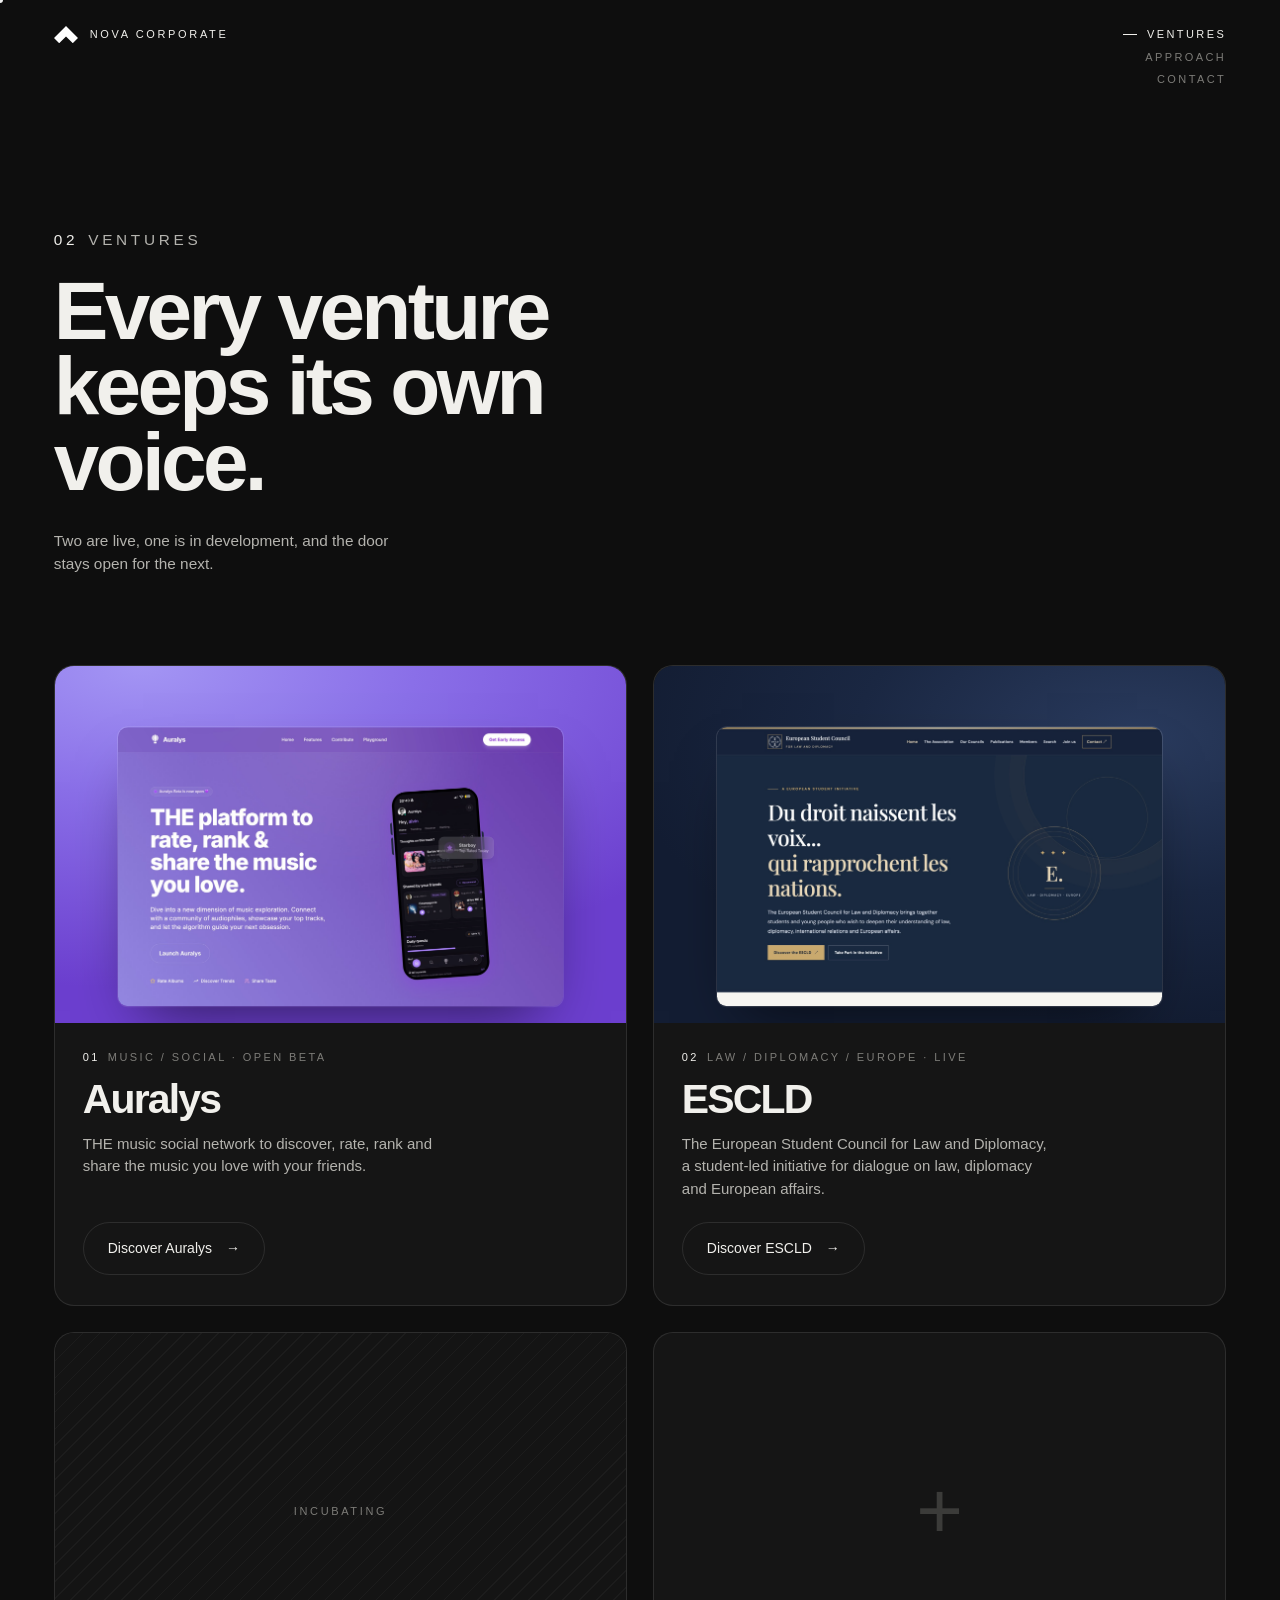
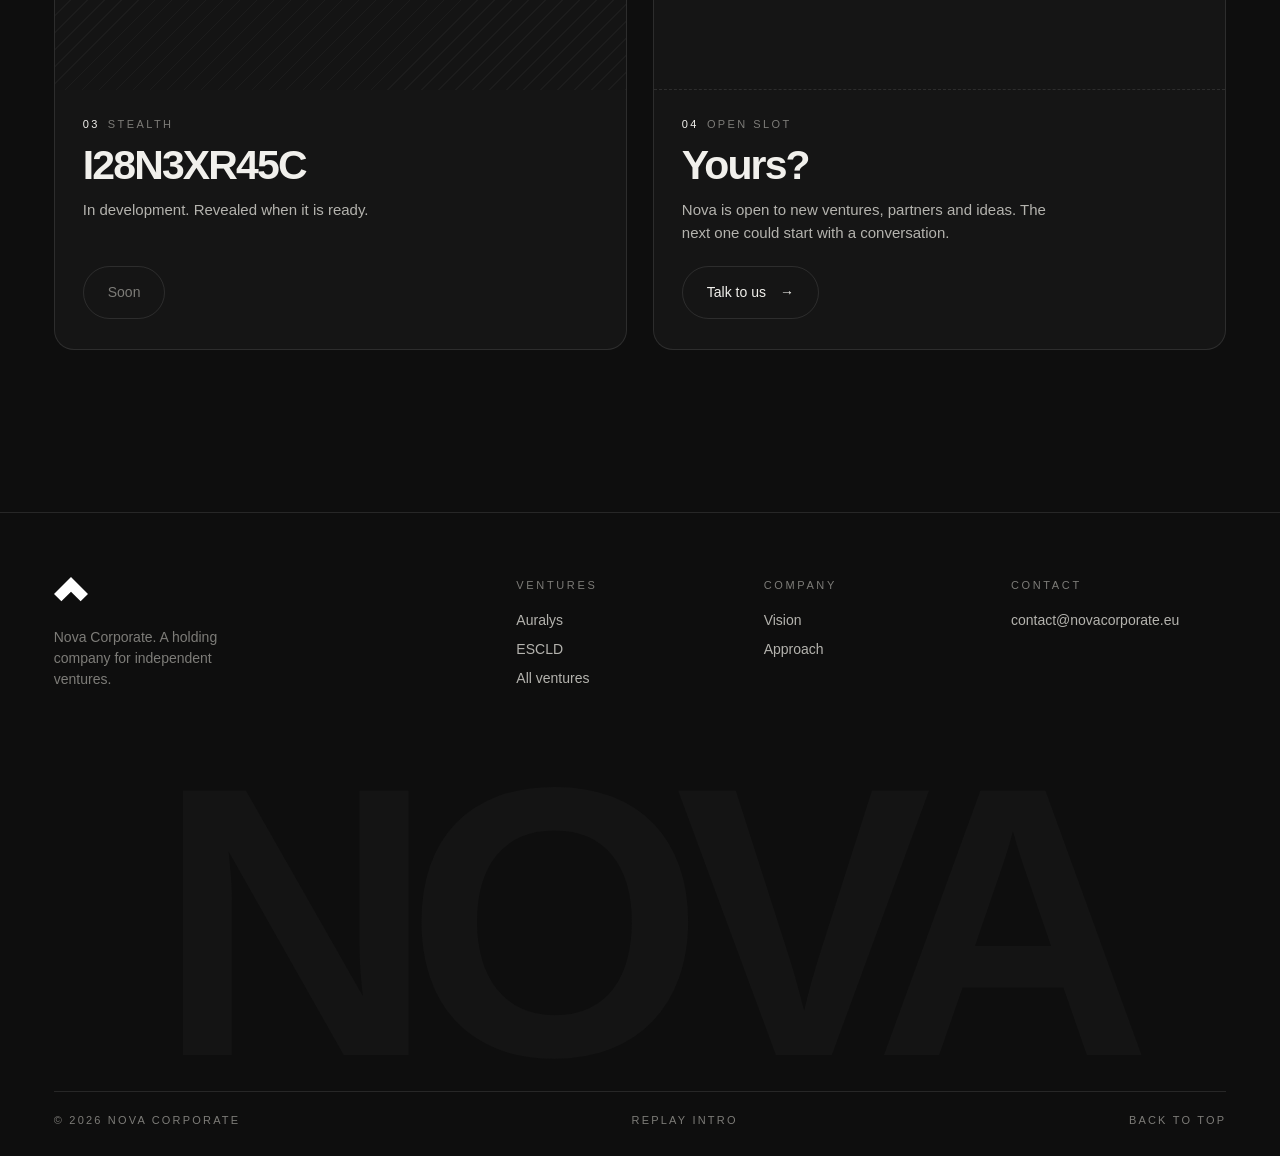
<file: ventures.html>
<!doctype html>
<html lang="en">
<head>
  <meta charset="utf-8">
  <meta name="viewport" content="width=device-width, initial-scale=1, viewport-fit=cover">
  <title>Ventures — Nova Corporate</title>
  <meta name="description" content="The ventures of Nova Corporate: Auralys, the European Student Council for Law and Diplomacy, and what comes next.">
  <meta name="theme-color" content="#0e0e0e">
  <meta property="og:image" content="img/nova-logo.png">
  <link rel="icon" href="img/favicon.svg" type="image/svg+xml">
  <link rel="apple-touch-icon" href="img/nova-logo.png">
  <link rel="stylesheet" href="css/nova.css">
  <script>document.documentElement.classList.add('js', 'is-site', 'no-intro');</script>
</head>
<body class="page-ventures">
  <div class="cursor" aria-hidden="true"><span class="cursor-dot"></span><span class="cursor-ring"></span></div>
  <div id="site" class="site">
    <a class="sr-only sr-focusable" href="#content">Skip to content</a>
    <header class="hd">
      <a class="hd-brand" href="index.html#top" aria-label="Nova Corporate — home">
        <svg viewBox="-196 0 392 281" aria-hidden="true"><path d="M0 0 196 196 111 281 0 170-111 281-196 196Z"/></svg>
        <span>Nova Corporate</span>
      </a>
      <nav class="hd-nav" aria-label="Main">
        <a href="ventures.html" aria-current="page">Ventures</a>
        <a href="index.html#approach">Approach</a>
        <a href="index.html#contact">Contact</a>
      </nav>
    </header>

    <main id="content">
      <section class="page-head">
        <p class="eyebrow rv"><b>02</b>Ventures</p>
        <h1 class="page-title rv">Every venture keeps its own voice.</h1>
        <p class="rv">Two are live, one is in development, and the door stays open for the next.</p>
      </section>

      <ul class="grid" role="list">
        <li class="card rv">
          <a class="card-top v-auralys" href="auralys.html" tabindex="-1" aria-hidden="true"><img src="img/ventures/auralys-01.jpg" alt="" loading="lazy"></a>
          <div class="card-body">
            <p class="card-meta"><b>01</b>Music / Social · Open beta</p>
            <h2 class="card-name">Auralys</h2>
            <p class="card-desc">THE music social network to discover, rate, rank and share the music you love with your friends.</p>
            <a class="btn" href="auralys.html"><span>Discover Auralys</span><b aria-hidden="true">→</b></a>
          </div>
        </li>
        <li class="card rv">
          <a class="card-top v-escld" href="escld.html" tabindex="-1" aria-hidden="true"><img src="img/ventures/escld-01.jpg" alt="" loading="lazy"></a>
          <div class="card-body">
            <p class="card-meta"><b>02</b>Law / Diplomacy / Europe · Live</p>
            <h2 class="card-name">ESCLD</h2>
            <p class="card-desc">The European Student Council for Law and Diplomacy, a student-led initiative for dialogue on law, diplomacy and European affairs.</p>
            <a class="btn" href="escld.html"><span>Discover ESCLD</span><b aria-hidden="true">→</b></a>
          </div>
        </li>
        <li class="card rv">
          <div class="card-top v-locked" aria-hidden="true"><span class="eyebrow">Incubating</span></div>
          <div class="card-body">
            <p class="card-meta"><b>03</b>Stealth</p>
            <h2 class="card-name"><span class="redact" data-redact="CLASSIFIED">CLASSIFIED</span></h2>
            <p class="card-desc">In development. Revealed when it is ready.</p>
            <span class="btn is-disabled" aria-disabled="true"><span>Soon</span></span>
          </div>
        </li>
        <li class="card card--open rv">
          <a class="card-top" href="index.html#contact" tabindex="-1" aria-hidden="true"><span class="card-plus">+</span></a>
          <div class="card-body">
            <p class="card-meta"><b>04</b>Open slot</p>
            <h2 class="card-name">Yours?</h2>
            <p class="card-desc">Nova is open to new ventures, partners and ideas. The next one could start with a conversation.</p>
            <a class="btn" href="index.html#contact"><span>Talk to us</span><b aria-hidden="true">→</b></a>
          </div>
        </li>
      </ul>
    </main>

    <footer class="ft">
      <div class="ft-top">
        <div class="ft-brand">
          <svg viewBox="-196 0 392 281" aria-hidden="true"><path d="M0 0 196 196 111 281 0 170-111 281-196 196Z"/></svg>
          <p>Nova Corporate. A holding company for independent ventures.</p>
        </div>
        <div class="ft-col">
          <p class="eyebrow">Ventures</p>
          <a href="auralys.html">Auralys</a>
          <a href="escld.html">ESCLD</a>
          <a href="ventures.html">All ventures</a>
        </div>
        <div class="ft-col">
          <p class="eyebrow">Company</p>
          <a href="index.html#vision">Vision</a>
          <a href="index.html#approach">Approach</a>
        </div>
        <div class="ft-col">
          <p class="eyebrow">Contact</p>
          <a href="mailto:contact@novacorporate.eu">contact@novacorporate.eu</a>
        </div>
      </div>
      <p class="ft-word" aria-hidden="true">NOVA</p>
      <div class="ft-bottom">
        <span>© <span class="year">2026</span> Nova Corporate</span>
        <a href="index.html" class="replay">Replay intro</a>
        <a href="#content">Back to top</a>
      </div>
    </footer>
  </div>
  <script src="js/site.js"></script>
</body>
</html>
</file>
<file: css/nova.css>
/* ==========================================================================
   NOVA CORPORATE — v2
   Minimal, futuristic, black & white. One typeface: Helvetica Neue.
   Colour appears only inside the ventures, in their own palettes.
   ========================================================================== */

:root {
  --bg: #0e0e0e;
  --fg: #f1f0ec;
  --white: #ffffff;
  --soft: #b4b3ae;
  --mute: #7d7c78;
  --dim: #3b3b39;
  --card: #151515;
  --line: rgba(255, 255, 255, 0.1);
  --sans: "Helvetica Neue", "HelveticaNeue", Helvetica, Arial, sans-serif;
  --pad: clamp(20px, 4.2vw, 64px);
  --ease: cubic-bezier(0.16, 1, 0.3, 1);
  color-scheme: dark;
}

*, *::before, *::after { box-sizing: border-box; margin: 0; padding: 0; }
html { background: var(--bg); scroll-behavior: smooth; -webkit-text-size-adjust: 100%; overflow-x: clip; }
body {
  background: var(--bg); color: var(--fg);
  font-family: var(--sans); font-size: 16px; line-height: 1.5;
  -webkit-font-smoothing: antialiased; -moz-osx-font-smoothing: grayscale;
  overflow-x: hidden;
}
a { color: inherit; text-decoration: none; }
img { max-width: 100%; display: block; }
::selection { background: var(--white); color: var(--bg); }
:focus-visible { outline: 1px solid var(--white); outline-offset: 4px; }
.sr-only { position: absolute !important; width: 1px; height: 1px; overflow: hidden; clip: rect(0 0 0 0); clip-path: inset(50%); white-space: nowrap; }
.sr-focusable:focus { position: fixed !important; top: 12px; left: 12px; width: auto; height: auto; clip: auto; clip-path: none; z-index: 30; background: var(--white); color: var(--bg); padding: 8px 14px; }

/* small uppercase labels */
.eyebrow { font-size: 11px; font-weight: 500; letter-spacing: 0.24em; text-transform: uppercase; color: var(--mute); }
.eyebrow b { font-weight: 500; color: var(--fg); margin-right: 10px; }

/* ================================================================ INTRO */
/* Unchanged from v1: the eye, its subtitles and the dive into the pupil.  */
.intro { display: none; }
.js .intro {
  display: block;
  position: fixed; inset: 0;
  z-index: 50;
  background: var(--bg);
  transition: opacity 0.9s ease;
  -webkit-user-select: none; user-select: none;
  touch-action: none;
}
.no-intro .intro, .intro[hidden] { display: none !important; }
.js:not(.is-site) body { overflow: hidden; height: 100vh; height: 100svh; }
.intro-out .intro { opacity: 0; pointer-events: none; }

.intro-eye { position: absolute; inset: 0; width: 100%; height: 100%; display: block; }
.intro-fx {
  position: absolute; inset: 0; pointer-events: none;
  background:
    radial-gradient(ellipse 75% 70% at 50% 47%, transparent 52%, rgba(0, 0, 0, 0.72) 100%),
    repeating-linear-gradient(to bottom, rgba(0, 0, 0, 0.2) 0 1px, transparent 1px 3px);
}
.eye-hover .intro { cursor: pointer; }

.subtitle {
  position: absolute;
  left: 50%; bottom: max(5vh, 30px);
  transform: translateX(-50%);
  width: min(92vw, 640px); height: 1.5em;
  text-align: center;
  font-family: var(--sans);
  font-size: 14px;
  font-weight: 500;
  letter-spacing: 0.04em;
  color: var(--fg);
  text-shadow: 0 0 14px #000, 0 0 3px #000;
  pointer-events: none;
  transition: opacity 0.4s ease;
}
.sub-line {
  position: absolute; left: 0; right: 0; bottom: 0;
  opacity: 0;
  transition: opacity 0.45s ease;
}
.sub-line.is-on { opacity: 1; }
.sub-word {
  display: inline-block;
  opacity: 0; filter: blur(5px); transform: translateY(3px);
  transition: opacity 0.35s ease, filter 0.35s ease, transform 0.35s ease;
}
.sub-word.is-on { opacity: 1; filter: none; transform: none; }
.sub-prompt { transition-delay: 0.4s; }
.sub-prompt.is-on { animation: breathe 2.8s ease-in-out 0.9s infinite; }
.sub-prompt::before, .sub-prompt::after {
  content: ""; display: inline-block; vertical-align: middle;
  width: 22px; height: 1px; margin: 0 14px; background: currentColor; opacity: 0.5;
}
.prompt-nudge .sub-prompt { animation: nudge 0.5s ease, breathe 2.8s ease-in-out 0.5s infinite; }
.intro-entering .subtitle { opacity: 0; }

@keyframes breathe { 0%, 100% { opacity: 1; } 50% { opacity: 0.45; } }
@keyframes nudge {
  0%, 100% { transform: none; }
  20% { transform: translateX(-6px); }
  40% { transform: translateX(5px); }
  60% { transform: translateX(-3px); }
  80% { transform: translateX(2px); }
}

/* custom cursor: white dot + ring, on the intro and across the site */
.cursor { display: none; }
.has-cursor, .has-cursor * { cursor: none !important; }
.has-cursor .cursor {
  display: block;
  position: fixed; left: 0; top: 0;
  z-index: 100;
  pointer-events: none;
  mix-blend-mode: difference;
  transition: opacity 0.6s ease;
}
.cursor-dot, .cursor-ring { position: absolute; left: 0; top: 0; border-radius: 50%; will-change: transform; }
.cursor-dot { width: 6px; height: 6px; margin: -3px 0 0 -3px; background: var(--white); }
.cursor-ring {
  width: 34px; height: 34px; margin: -17px 0 0 -17px;
  border: 1px solid var(--white); opacity: 0.55;
  transition: width 0.35s var(--ease), height 0.35s var(--ease), margin 0.35s var(--ease), opacity 0.35s;
}
.cursor.is-hot .cursor-ring, .eye-hover .cursor-ring { width: 72px; height: 72px; margin: -36px 0 0 -36px; opacity: 1; }
.intro-entering:not(.intro-out) .cursor { opacity: 0; }

/* =============================================================== HEADER */
.hd {
  position: fixed; inset: 0 0 auto; z-index: 20;
  display: flex; justify-content: space-between; align-items: flex-start;
  padding: 26px var(--pad);
  pointer-events: none;
  opacity: 0; transition: opacity 1.2s ease 0.6s;
}
.is-site .hd { opacity: 1; }
.hd > * { pointer-events: auto; }
.hd-brand { display: inline-flex; align-items: center; gap: 12px; font-size: 11px; font-weight: 500; letter-spacing: 0.24em; text-transform: uppercase; }
.hd-brand svg { width: 24px; height: auto; fill: var(--white); }
.hd-nav { display: flex; flex-direction: column; align-items: flex-end; gap: 6px; }
.hd-nav a { font-size: 11px; font-weight: 500; letter-spacing: 0.22em; text-transform: uppercase; color: var(--mute); transition: color 0.3s; position: relative; }
.hd-nav a::before { content: ""; position: absolute; right: calc(100% + 10px); top: 50%; width: 0; height: 1px; background: currentColor; transition: width 0.4s var(--ease); }
.hd-nav a:hover, .hd-nav a[aria-current="page"] { color: var(--fg); }
.hd-nav a:hover::before, .hd-nav a[aria-current="page"]::before { width: 14px; }
.hd.is-scrolled { background: linear-gradient(var(--bg) 30%, rgba(14, 14, 14, 0)); }
.page-auralys .hd-nav a, .page-escld .hd-nav a { color: rgba(255, 255, 255, 0.72); }
.page-auralys .hd-nav a:hover, .page-escld .hd-nav a:hover, .page-auralys .hd-nav a[aria-current="page"], .page-escld .hd-nav a[aria-current="page"] { color: #fff; }

.rail {
  position: fixed; right: var(--pad); bottom: 28px; z-index: 19;
  writing-mode: vertical-rl; font-size: 10px; font-weight: 500; letter-spacing: 0.3em; text-transform: uppercase; color: var(--mute);
  opacity: 0; transition: opacity 1.2s ease 0.9s;
}
.is-site .rail { opacity: 1; }

/* reveal on scroll (content stays visible without JS) */
.js .rv { opacity: 0; transform: translateY(18px); transition: opacity 1s var(--ease), transform 1s var(--ease); }
.js .rv.in { opacity: 1; transform: none; }

/* ================================================================= HERO */
.hero {
  position: relative; min-height: 100vh; min-height: 100svh;
  display: flex; flex-direction: column; align-items: center; justify-content: center;
  text-align: center; padding: 120px var(--pad) 140px;
  overflow: hidden;
}
.hero .eyebrow { margin-bottom: 30px; }
.lens-stage { position: relative; display: inline-block; cursor: default; }
.lens-text {
  font-size: clamp(38px, 10.6vw, 184px); font-weight: 700; line-height: 0.9; letter-spacing: -0.048em;
  text-transform: uppercase; white-space: nowrap;
}
.lens-text span { display: block; }
.lens-base { color: var(--fg); }
.lens-reveal {
  position: absolute; inset: -0.2em -0.6em; display: flex; flex-direction: column; justify-content: center;
  background: var(--fg); color: var(--bg);
  clip-path: circle(var(--r, 0px) at var(--x, 50%) var(--y, 50%));
  pointer-events: none;
}
.hero-sub { margin-top: 44px; max-width: 34ch; color: var(--soft); font-size: clamp(15px, 1.2vw, 18px); line-height: 1.5; }
.hero-foot {
  position: absolute; left: var(--pad); right: var(--pad); bottom: 30px;
  display: flex; justify-content: space-between; align-items: flex-end;
}
.scroll-cue { display: inline-flex; align-items: center; gap: 12px; }
.scroll-cue i { width: 1px; height: 34px; background: var(--line); position: relative; overflow: hidden; }
.scroll-cue i::after { content: ""; position: absolute; left: 0; top: 0; width: 1px; height: 40%; background: var(--fg); animation: drop 2.2s var(--ease) infinite; }
@keyframes drop { from { transform: translateY(-100%); } to { transform: translateY(260%); } }

/* hero load-in after the intro */
.js .hero .eyebrow, .js .lens-stage, .js .hero-sub, .js .hero-foot { opacity: 0; transform: translateY(16px); transition: opacity 1.2s var(--ease), transform 1.2s var(--ease); }
.is-site .hero .eyebrow { opacity: 1; transform: none; transition-delay: 0.15s; }
.is-site .lens-stage { opacity: 1; transform: none; transition-delay: 0.3s; }
.is-site .hero-sub { opacity: 1; transform: none; transition-delay: 0.5s; }
.is-site .hero-foot { opacity: 1; transform: none; transition-delay: 0.7s; }

/* ================================================================ STATS */
.stats {
  display: grid; grid-template-columns: repeat(3, 1fr);
  border-top: 1px solid var(--line); border-bottom: 1px solid var(--line);
  margin: 0 var(--pad);
}
.stat { padding: 46px 0 40px; }
.stat + .stat { padding-left: clamp(16px, 3vw, 48px); border-left: 1px solid var(--line); }
.stat-n { display: flex; font-size: clamp(64px, 9vw, 150px); font-weight: 500; line-height: 0.9; letter-spacing: -0.05em; font-variant-numeric: tabular-nums; height: 0.9em; overflow: hidden; }
.digit { display: inline-block; height: 0.9em; overflow: hidden; }
.digit > span { display: flex; flex-direction: column; transition: transform 1.8s var(--ease); }
.digit > span > i { font-style: normal; height: 0.9em; line-height: 0.9; }
.stat p:not(.stat-n) { margin-top: 18px; color: var(--soft); font-size: 15px; }

/* =============================================================== VISION */
.section { padding: 22vh var(--pad); }
.split { display: grid; grid-template-columns: 1fr 3fr; gap: 32px; }
.vision-text { font-size: clamp(28px, 3.7vw, 60px); font-weight: 500; line-height: 1.12; letter-spacing: -0.025em; max-width: 22ch; }
.vision-text .w { color: var(--dim); transition: color 0.5s ease; }
.vision-text .w.on { color: var(--fg); }

/* ============================================================== VENTURES */
.works-head { text-align: center; padding: 0 var(--pad) 9vh; }
.works-head h2, .page-title {
  font-size: clamp(44px, 6.4vw, 108px); font-weight: 700; line-height: 0.92; letter-spacing: -0.045em; margin-top: 18px;
}
.stack { padding: 0 var(--pad); }
.slide {
  position: sticky; top: calc(11vh + var(--i, 0) * 16px);
  height: min(78vh, 760px); margin-bottom: 10vh;
  border-radius: 22px; overflow: hidden; isolation: isolate;
  display: block; color: var(--white);
  transform-origin: 50% 0;
  will-change: transform;
}
.slide:last-child { margin-bottom: 0; }
.slide-shot {
  position: absolute; left: 50%; top: 54%; transform: translate(-50%, -50%);
  width: min(68%, 1000px); aspect-ratio: 16 / 10;
  border-radius: 12px; overflow: hidden;
  box-shadow: 0 40px 80px -30px rgba(0, 0, 0, 0.55), 0 0 0 1px rgba(255, 255, 255, 0.12);
  transition: transform 0.9s var(--ease);
}
.slide-shot img { width: 100%; height: 100%; object-fit: cover; object-position: top center; }
a.slide:hover .slide-shot { transform: translate(-50%, -51.5%) scale(1.015); }
.slide-pill {
  position: absolute; left: 50%; top: 26px; transform: translateX(-50%);
  display: inline-flex; align-items: center; gap: 14px;
  padding: 9px 10px 9px 18px; border-radius: 999px;
  background: rgba(10, 10, 10, 0.4); backdrop-filter: blur(14px); -webkit-backdrop-filter: blur(14px);
  font-size: 13px; font-weight: 500; white-space: nowrap;
}
.slide-pill b { font-weight: 500; padding: 5px 12px; border-radius: 999px; background: rgba(255, 255, 255, 0.92); color: #111; transition: background 0.3s; }
a.slide:hover .slide-pill b { background: #fff; }
.slide-meta { position: absolute; top: 30px; font-size: 11px; font-weight: 500; letter-spacing: 0.22em; text-transform: uppercase; opacity: 0.8; }
.slide-meta.l { left: 30px; }
.slide-meta.r { right: 30px; text-align: right; }
.slide-name { position: absolute; left: 30px; bottom: 24px; font-size: clamp(36px, 5vw, 84px); font-weight: 700; letter-spacing: -0.045em; line-height: 0.9; }
.slide-go { position: absolute; right: 30px; bottom: 32px; font-size: 13px; font-weight: 500; letter-spacing: 0.04em; }

/* venture palettes (taken from each project) */
.v-auralys { background: radial-gradient(120% 90% at 15% 0%, #a395f4 0%, #8a6fe8 40%, #6c3fcf 100%); }
.v-escld { background: radial-gradient(90% 80% at 85% 20%, #2a3b5e 0%, #1a2742 55%, #131d33 100%); color: #f3efe6; }
.v-escld .slide-name, .v-escld .slide-meta.l { color: #f3efe6; }
.v-escld .accent { color: #c8a96b; }
.v-escld .slide-pill b { background: #c8a96b; color: #141d30; }
.v-locked { background: repeating-linear-gradient(-45deg, rgba(255,255,255,0.035) 0 1px, transparent 1px 12px), #141414; color: var(--fg); }
.v-locked .slide-center { position: absolute; inset: 0; display: grid; place-items: center; text-align: center; }
.redact { display: inline-block; white-space: nowrap; overflow: hidden; vertical-align: top; }
.v-locked .slide-name { color: var(--dim); }

.works-more { display: flex; justify-content: center; gap: 12px; flex-wrap: wrap; padding: 9vh var(--pad) 0; }

/* buttons */
.btn {
  position: relative; isolation: isolate; overflow: hidden;
  display: inline-flex; align-items: center; gap: 14px;
  padding: 15px 24px; border: 1px solid var(--line); border-radius: 999px;
  font-size: 14px; font-weight: 500; transition: color 0.45s var(--ease), border-color 0.45s;
}
.btn::before { content: ""; position: absolute; inset: 0; z-index: -1; background: var(--fg); transform: translateY(101%); transition: transform 0.55s var(--ease); }
.btn:hover { color: var(--bg); border-color: var(--fg); }
.btn:hover::before { transform: none; }
.btn b { font-weight: 400; transition: transform 0.45s var(--ease); }
.btn:hover b { transform: translateX(4px); }
.btn--solid { background: var(--fg); color: var(--bg); border-color: var(--fg); }
.btn--solid::before { background: var(--white); }

/* ============================================================== APPROACH */
.list { border-top: 1px solid var(--line); margin-top: 7vh; }
.row {
  display: grid; grid-template-columns: 70px minmax(0, 1.2fr) minmax(0, 1fr); align-items: center; gap: 24px;
  padding: 18px 0; border-bottom: 1px solid var(--line);
}
.row-n { font-size: 11px; font-weight: 500; letter-spacing: 0.22em; color: var(--mute); }
.row-word { font-size: clamp(54px, 9vw, 150px); font-weight: 700; line-height: 0.95; letter-spacing: -0.05em; text-transform: uppercase; color: var(--dim); transition: color 0.5s var(--ease); }
.row-text { color: var(--soft); font-size: clamp(15px, 1.2vw, 18px); max-width: 34ch; opacity: 0; transform: translateX(-10px); transition: opacity 0.5s var(--ease), transform 0.5s var(--ease); }
.row:hover .row-word, .row.on .row-word { color: var(--fg); }
.row:hover .row-text, .row.on .row-text { opacity: 1; transform: none; }

/* =============================================================== CONTACT */
.contact { text-align: center; padding: 24vh var(--pad) 20vh; }
.contact h2 { font-size: clamp(54px, 10vw, 176px); font-weight: 700; line-height: 0.88; letter-spacing: -0.05em; margin: 22px 0 34px; }
.contact p { color: var(--soft); max-width: 36ch; margin: 0 auto; font-size: clamp(15px, 1.2vw, 18px); }
.mail {
  display: inline-block; margin-top: 54px;
  font-size: clamp(22px, 3vw, 44px); font-weight: 500; letter-spacing: -0.02em;
  background: linear-gradient(currentColor, currentColor) 0 100% / 100% 1px no-repeat; padding-bottom: 6px;
  transition: background-size 0.6s var(--ease);
}
.mail:hover { background-size: 0 1px; background-position: 100% 100%; }

/* ================================================================ FOOTER */
.ft { padding: 64px var(--pad) 28px; border-top: 1px solid var(--line); overflow: hidden; }
.ft-top { display: grid; grid-template-columns: 2fr 1fr 1fr 1fr; gap: 32px; }
.ft-brand svg { width: 34px; fill: var(--white); margin-bottom: 18px; }
.ft-brand p { color: var(--mute); font-size: 14px; max-width: 26ch; }
.ft-col { display: flex; flex-direction: column; gap: 8px; font-size: 14px; }
.ft-col .eyebrow { margin-bottom: 8px; }
.ft-col a { width: fit-content; color: var(--soft); transition: color 0.3s; }
.ft-col a:hover { color: var(--fg); }
.ft-word { font-size: 30vw; font-weight: 700; letter-spacing: -0.075em; line-height: 0.74; text-align: center; color: #141414; margin: 10vh -0.04em 3vh; -webkit-user-select: none; user-select: none; }
.ft-bottom { display: flex; justify-content: space-between; gap: 20px; flex-wrap: wrap; padding-top: 20px; border-top: 1px solid var(--line); font-size: 11px; font-weight: 500; letter-spacing: 0.2em; text-transform: uppercase; color: var(--mute); }
.ft-bottom a:hover { color: var(--fg); }

/* ========================================================= VENTURES PAGE */
.page-head { padding: 22vh var(--pad) 10vh; }
.page-title { max-width: 13ch; margin-top: 22px; }
.page-head p { margin-top: 30px; color: var(--soft); max-width: 40ch; font-size: clamp(15px, 1.2vw, 18px); }
.grid { list-style: none; display: grid; grid-template-columns: repeat(2, minmax(0, 1fr)); gap: clamp(16px, 2vw, 28px); padding: 0 var(--pad) 18vh; }
.card { display: flex; flex-direction: column; border-radius: 20px; overflow: hidden; background: var(--card); border: 1px solid var(--line); transition: transform 0.7s var(--ease), border-color 0.4s; }
.card:hover { transform: translateY(-6px); border-color: rgba(255, 255, 255, 0.24); }
.card-top { position: relative; aspect-ratio: 16 / 10; display: grid; place-items: center; overflow: hidden; }
.card-top img { width: 78%; aspect-ratio: 16 / 10; object-fit: cover; object-position: top; border-radius: 10px; box-shadow: 0 30px 60px -25px rgba(0,0,0,0.6), 0 0 0 1px rgba(255,255,255,0.12); transform: translateY(8%); transition: transform 0.8s var(--ease); }
.card:hover .card-top img { transform: translateY(4%); }
.card-body { display: flex; flex-direction: column; gap: 14px; padding: 26px 28px 30px; flex: 1; }
.card-meta { font-size: 11px; font-weight: 500; letter-spacing: 0.22em; text-transform: uppercase; color: var(--mute); }
.card-meta b { color: var(--fg); font-weight: 500; margin-right: 8px; }
.card-name { font-size: clamp(32px, 3.2vw, 52px); font-weight: 700; letter-spacing: -0.045em; line-height: 0.95; }
.card-desc { color: var(--soft); font-size: 15px; max-width: 44ch; flex: 1; }
.card .btn { align-self: flex-start; margin-top: 8px; }
.card-plus { font-size: 80px; font-weight: 300; color: var(--dim); transition: transform 0.6s var(--ease), color 0.4s; }
.card:hover .card-plus { transform: rotate(90deg); color: var(--fg); }
.card--open .card-top { background: transparent; border-bottom: 1px dashed var(--line); }
.btn.is-disabled { color: var(--mute); pointer-events: none; }

/* ========================================================= PROJECT PAGES */
.p-hero { position: relative; padding: 20vh var(--pad) 0; overflow: hidden; color: var(--p-fg); background: var(--p-bg); }
.p-crumbs { font-size: 11px; font-weight: 500; letter-spacing: 0.24em; text-transform: uppercase; opacity: 0.75; }
.p-crumbs a:hover { opacity: 1; text-decoration: underline; text-underline-offset: 4px; }
.p-name { font-size: clamp(72px, 14vw, 240px); font-weight: 700; letter-spacing: -0.06em; line-height: 0.84; margin: 26px 0 30px -0.04em; }
.p-lead { font-size: clamp(18px, 1.7vw, 26px); line-height: 1.35; max-width: 34ch; }
.p-meta { display: flex; flex-wrap: wrap; gap: 18px clamp(28px, 5vw, 72px); margin-top: 40px; padding-top: 22px; border-top: 1px solid var(--p-line); }
.p-meta dt { font-size: 11px; font-weight: 500; letter-spacing: 0.22em; text-transform: uppercase; opacity: 0.7; margin-bottom: 6px; }
.p-meta dd { font-weight: 500; }
.p-meta a { border-bottom: 1px solid var(--p-line); }
.p-shot { margin: 9vh auto -12vh; width: min(100%, 1180px); aspect-ratio: 16 / 10; border-radius: 16px 16px 0 0; overflow: hidden; box-shadow: 0 -20px 80px -30px rgba(0,0,0,0.5), 0 0 0 1px var(--p-line); position: relative; z-index: 1; }
.p-shot img { width: 100%; height: 100%; object-fit: cover; object-position: top; }
.p-after { height: 12vh; background: var(--bg); position: relative; z-index: 0; }
.p-body { padding: 14vh var(--pad); }
.p-body .split + .split { margin-top: 16vh; }
.p-text { font-size: clamp(22px, 2.4vw, 38px); font-weight: 500; line-height: 1.22; letter-spacing: -0.02em; max-width: 26ch; }
.p-text + .p-cols { margin-top: 48px; }
.p-cols { display: grid; grid-template-columns: repeat(2, minmax(0, 1fr)); gap: 28px 48px; color: var(--soft); max-width: 900px; }
.feats { display: grid; grid-template-columns: repeat(3, minmax(0, 1fr)); gap: 0; border-top: 1px solid var(--line); }
.feat { padding: 30px 28px 40px 0; }
.feat + .feat { padding-left: 28px; border-left: 1px solid var(--line); }
.feat-n { font-size: 11px; font-weight: 500; letter-spacing: 0.22em; color: var(--p-accent); }
.feat h3 { font-size: clamp(24px, 2.2vw, 34px); font-weight: 700; letter-spacing: -0.035em; line-height: 1; margin: 34px 0 14px; }
.feat p { color: var(--soft); font-size: 15px; max-width: 32ch; }
.quote { text-align: center; padding: 6vh 0 0; }
.quote blockquote { font-size: clamp(28px, 3.8vw, 60px); font-weight: 500; letter-spacing: -0.03em; line-height: 1.1; max-width: 22ch; margin: 0 auto 20px; color: var(--p-accent); text-wrap: balance; }
.shots { display: grid; grid-template-columns: repeat(2, minmax(0, 1fr)); gap: clamp(14px, 2vw, 28px); }
.shots figure { border-radius: 14px; overflow: hidden; aspect-ratio: 4 / 3; border: 1px solid var(--line); }
.shots figure:nth-child(2) { margin-top: 10vh; }
.shots img { width: 100%; height: 100%; object-fit: cover; }
.facts > div { display: grid; grid-template-columns: minmax(120px, 1fr) 3fr; gap: 24px; padding: 18px 0; border-bottom: 1px solid var(--line); }
.facts { border-top: 1px solid var(--line); }
.facts dt { font-size: 11px; font-weight: 500; letter-spacing: 0.22em; text-transform: uppercase; color: var(--mute); padding-top: 0.35em; }
.facts dd { font-size: clamp(16px, 1.3vw, 19px); }
.facts a { border-bottom: 1px solid var(--line); transition: border-color 0.3s; }
.facts a:hover { border-color: currentColor; }
.p-cta { background: var(--p-bg); color: var(--p-fg); text-align: center; padding: 16vh var(--pad); }
.p-cta h2 { font-size: clamp(44px, 7vw, 120px); font-weight: 700; letter-spacing: -0.05em; line-height: 0.9; margin-bottom: 44px; }
.p-cta .btn { border-color: var(--p-line); }
.p-cta .btn::before { background: var(--p-fg); }
.p-cta .btn:hover { color: var(--p-bg-solid); }
.p-cta .btn--solid { background: var(--p-fg); color: var(--p-bg-solid); border-color: var(--p-fg); }
.p-cta-row { display: flex; justify-content: center; gap: 12px; flex-wrap: wrap; }
.p-next { display: flex; justify-content: space-between; align-items: flex-end; gap: 20px; flex-wrap: wrap; padding: 9vh var(--pad); border-bottom: 1px solid var(--line); }
.p-next-name { font-size: clamp(48px, 9vw, 150px); font-weight: 700; letter-spacing: -0.055em; line-height: 0.86; transition: transform 0.6s var(--ease); }
.p-next:hover .p-next-name { transform: translateX(14px); }

.page-auralys { --p-bg: radial-gradient(120% 90% at 10% 0%, #a395f4 0%, #8a6fe8 42%, #6c3fcf 100%); --p-bg-solid: #6c3fcf; --p-fg: #ffffff; --p-line: rgba(255,255,255,0.28); --p-accent: #b6a6ff; }
.page-escld { --p-bg: radial-gradient(90% 80% at 85% 10%, #2a3b5e 0%, #1a2742 55%, #131d33 100%); --p-bg-solid: #17233a; --p-fg: #f3efe6; --p-line: rgba(200,169,107,0.4); --p-accent: #c8a96b; }

/* ============================================================ RESPONSIVE */
@media (max-width: 900px) {
  .split { grid-template-columns: 1fr; gap: 18px; }
  .stats { grid-template-columns: 1fr; }
  .stat + .stat { padding-left: 0; border-left: 0; border-top: 1px solid var(--line); }
  .slide { height: 70vh; }
  .slide-shot { width: 86%; top: 52%; }
  .slide-meta, .slide-go { display: none; }
  .slide-pill { top: 20px; }
  .slide-name { left: 22px; bottom: 20px; }
  .row { grid-template-columns: 40px minmax(0, 1fr); }
  .row-text { grid-column: 2; opacity: 1; transform: none; }
  .grid { grid-template-columns: 1fr; }
  .ft-top { grid-template-columns: 1fr 1fr; }
  .ft-brand { grid-column: 1 / -1; }
  .p-cols, .shots { grid-template-columns: 1fr; }
  .shots figure:nth-child(2) { margin-top: 0; }
  .feats { grid-template-columns: 1fr; }
  .feat + .feat { padding-left: 0; border-left: 0; border-top: 1px solid var(--line); }
  .facts > div { grid-template-columns: 1fr; gap: 6px; }
  .rail { display: none; }
}
@media (max-width: 560px) {
  .subtitle { font-size: 13px; }
  .hero-foot .eyebrow:last-child { display: none; }
  .slide-pill { font-size: 12px; }
  .ft-top { grid-template-columns: 1fr; }
}
@media (prefers-reduced-motion: reduce) {
  html { scroll-behavior: auto; }
  *, *::before, *::after { animation-duration: 0.001ms !important; animation-iteration-count: 1 !important; transition-duration: 0.2s !important; transition-delay: 0s !important; }
}
</file>
<file: saas/assets/app.css>
/* ==========================================================================
   Nova — private workspace · styles
   Soft background, light cards, one colour per project workspace.
   ========================================================================== */

:root {
  --bg: #e9e9e6;
  --glow-a: rgba(255, 255, 255, 0.9);
  --glow-b: rgba(210, 210, 204, 0.6);
  --surface: rgba(248, 248, 246, 0.78);
  --surface-2: rgba(255, 255, 255, 0.6);
  --raised: #ffffff;
  --ink: #141413;
  --ink-2: #3c3c39;
  --mute: #84847f;
  --faint: #b6b6b0;
  --line: rgba(20, 20, 19, 0.075);
  --line-2: rgba(20, 20, 19, 0.13);
  --accent: #141413;
  --accent-ink: #ffffff;
  --accent-soft: rgba(20, 20, 19, 0.06);
  --hl: #e3f76a;
  --hl-ink: #2b3300;
  --ok: #23874b;
  --ok-soft: #e1f2e6;
  --danger: #cf4436;
  --danger-soft: #fbe6e2;
  --warn: #b77a10;
  --warn-soft: #f8edd5;
  --r-xl: 26px;
  --r-lg: 20px;
  --r: 14px;
  --r-sm: 10px;
  --sh-card: 0 0 0 1px rgba(255, 255, 255, 0.75) inset, 0 1px 2px rgba(20, 20, 19, 0.04), 0 16px 40px -18px rgba(20, 20, 19, 0.16);
  --sh-raised: 0 1px 2px rgba(20, 20, 19, 0.07), 0 6px 16px -6px rgba(20, 20, 19, 0.14);
  --sans: "Helvetica Neue", "HelveticaNeue", Helvetica, Arial, system-ui, sans-serif;
  --display: var(--sans);
  --mono: "SF Mono", "SFMono-Regular", ui-monospace, Menlo, Consolas, "Liberation Mono", monospace;
  --ease: cubic-bezier(0.16, 1, 0.3, 1);
  --side-w: 244px;
  color-scheme: light;
}

/* ---------------------------------------------------- workspace colours */
body[data-project="auralys"] {
  --bg: #e6e1f3;
  --glow-a: rgba(146, 108, 236, 0.42);
  --glow-b: rgba(91, 52, 199, 0.18);
  --surface: rgba(250, 248, 255, 0.78);
  --accent: #5b34c7;
  --accent-soft: rgba(91, 52, 199, 0.09);
  --hl: #e4d9ff;
  --hl-ink: #4a22ad;
  --pbadge: linear-gradient(140deg, #9a76ee, #5b34c7);
}
body[data-project="escld"] {
  --bg: #e1e4ea;
  --glow-a: rgba(27, 42, 69, 0.34);
  --glow-b: rgba(196, 162, 106, 0.3);
  --surface: rgba(250, 249, 246, 0.8);
  --accent: #1b2a45;
  --accent-soft: rgba(27, 42, 69, 0.08);
  --hl: #f0e3c6;
  --hl-ink: #75541a;
  --gold: #c4a26a;
  --pbadge: linear-gradient(140deg, #2b3f66, #1b2a45);
  --display: "Iowan Old Style", "Palatino Linotype", Palatino, "Book Antiqua", Georgia, serif;
}
body[data-project="escld"]::before {
  content: ""; position: fixed; inset: 0 0 auto; height: 3px; z-index: 60;
  background: linear-gradient(90deg, #c4a26a, #e2c995, #c4a26a);
}

/* ------------------------------------------------------------------- base */
*, *::before, *::after { box-sizing: border-box; margin: 0; padding: 0; }
html { -webkit-text-size-adjust: 100%; }
body {
  min-height: 100vh;
  background-color: var(--bg);
  background-image:
    radial-gradient(1100px 640px at 94% -14%, var(--glow-a) 0%, transparent 62%),
    radial-gradient(900px 620px at -12% 112%, var(--glow-b) 0%, transparent 60%);
  background-attachment: fixed;
  color: var(--ink);
  font-family: var(--sans);
  font-size: 14px;
  line-height: 1.5;
  -webkit-font-smoothing: antialiased;
  -moz-osx-font-smoothing: grayscale;
}
a { color: inherit; text-decoration: none; }
button, input, select, textarea { font: inherit; color: inherit; }
button { cursor: pointer; background: none; border: 0; }
img, svg { display: block; }
[hidden] { display: none !important; }
::selection { background: var(--accent); color: var(--accent-ink); }
:focus-visible { outline: 2px solid var(--accent); outline-offset: 2px; border-radius: 6px; }

.i { width: 18px; height: 18px; fill: none; stroke: currentColor; stroke-width: 1.7; stroke-linecap: round; stroke-linejoin: round; flex: none; }
.mono { font-family: var(--mono); font-size: 10.5px; letter-spacing: 0.12em; text-transform: uppercase; font-weight: 400; }
.grow { flex: 1; }
.muted { color: var(--mute); }
.nowrap { white-space: nowrap; }
.sr-only { position: absolute !important; width: 1px; height: 1px; overflow: hidden; clip: rect(0 0 0 0); white-space: nowrap; }
.num { font-variant-numeric: tabular-nums; }

/* ---------------------------------------------------------------- loading */
.boot { min-height: 100vh; display: grid; place-items: center; }
.spinner { width: 22px; height: 22px; border-radius: 50%; border: 2px solid var(--line-2); border-top-color: var(--ink); animation: spin 0.8s linear infinite; }
@keyframes spin { to { transform: rotate(360deg); } }

/* ---------------------------------------------------------------- buttons */
.btn {
  display: inline-flex; align-items: center; justify-content: center; gap: 8px;
  height: 38px; padding: 0 16px; border-radius: 999px;
  background: var(--raised); color: var(--ink);
  box-shadow: var(--sh-raised);
  font-size: 13.5px; font-weight: 500; white-space: nowrap;
  transition: transform 0.15s var(--ease), box-shadow 0.15s var(--ease), background 0.15s;
}
.btn:hover { transform: translateY(-1px); }
.btn:active { transform: translateY(0); }
.btn .i { width: 16px; height: 16px; }
.btn-primary { background: var(--accent); color: var(--accent-ink); box-shadow: 0 1px 2px rgba(0, 0, 0, 0.12), 0 8px 18px -8px var(--accent); }
.btn-danger { background: var(--danger); color: #fff; }
.btn-quiet { background: transparent; box-shadow: none; color: var(--ink-2); }
.btn-quiet:hover { background: var(--accent-soft); transform: none; }
.btn-quiet-danger { background: transparent; box-shadow: none; color: var(--danger); }
.btn-quiet-danger:hover { background: var(--danger-soft); transform: none; }
.btn-sm { height: 32px; padding: 0 12px; font-size: 12.5px; }
.btn:disabled { opacity: 0.55; cursor: default; transform: none; }
.btn.is-loading { color: transparent !important; position: relative; }
.btn.is-loading::after { content: ""; position: absolute; width: 16px; height: 16px; border-radius: 50%; border: 2px solid rgba(255, 255, 255, 0.4); border-top-color: #fff; animation: spin 0.7s linear infinite; }
.btn:not(.btn-primary):not(.btn-danger).is-loading::after { border-color: var(--line-2); border-top-color: var(--ink); }

.icon-btn {
  display: inline-grid; place-items: center; width: 34px; height: 34px; border-radius: 10px; color: var(--ink-2);
  transition: background 0.15s, color 0.15s;
}
.icon-btn:hover { background: var(--accent-soft); color: var(--ink); }
.icon-btn.danger:hover { background: var(--danger-soft); color: var(--danger); }
.icon-btn .i { width: 17px; height: 17px; }

/* ------------------------------------------------------------------ badges */
.badge {
  display: inline-flex; align-items: center; gap: 6px; height: 22px; padding: 0 9px; border-radius: 999px;
  background: var(--accent-soft); color: var(--ink-2); font-size: 11.5px; font-weight: 500; white-space: nowrap;
}
.badge .i { width: 13px; height: 13px; }
.badge--hl { background: var(--hl); color: var(--hl-ink); }
.badge--ok { background: var(--ok-soft); color: var(--ok); }
.badge--danger { background: var(--danger-soft); color: var(--danger); }
.badge--warn { background: var(--warn-soft); color: var(--warn); }
.badge--demo { background: #fff3c4; color: #7a5a00; font-family: var(--mono); font-size: 10px; letter-spacing: 0.1em; text-transform: uppercase; }
.dot { display: inline-block; width: 7px; height: 7px; border-radius: 50%; background: var(--c, var(--ink)); flex: none; }

/* ------------------------------------------------------------------ top bar */
.topbar {
  position: sticky; top: 0; z-index: 40;
  display: flex; align-items: center; gap: 14px;
  padding: 14px clamp(14px, 2.4vw, 28px);
  background: color-mix(in srgb, var(--bg) 70%, transparent);
  -webkit-backdrop-filter: saturate(1.4) blur(16px); backdrop-filter: saturate(1.4) blur(16px);
}
.tb-brand { display: inline-flex; align-items: center; gap: 10px; font-weight: 600; font-size: 15px; letter-spacing: -0.01em; padding-right: 6px; }
.nova-mark { width: 22px; height: 16px; fill: currentColor; }
.tb-brand .nova-mark { width: 26px; height: 19px; }
.tb-projects {
  display: inline-flex; gap: 2px; padding: 4px; border-radius: 999px;
  background: var(--surface-2); box-shadow: 0 0 0 1px var(--line) inset;
}
.tb-proj {
  display: inline-flex; align-items: center; gap: 8px; height: 32px; padding: 0 15px; border-radius: 999px;
  font-size: 13.5px; font-weight: 500; color: var(--ink-2); transition: background 0.15s, color 0.15s;
}
.tb-proj i { width: 8px; height: 8px; border-radius: 50%; background: var(--pc); opacity: 0.55; }
.tb-proj:hover { color: var(--ink); background: rgba(255, 255, 255, 0.55); }
.tb-proj[aria-current="page"] { background: var(--raised); color: var(--ink); box-shadow: var(--sh-raised); }
.tb-proj[aria-current="page"] i { opacity: 1; }
.tb-menu { display: none; }

.tb-user { position: relative; }
.tb-user-btn { display: flex; align-items: center; gap: 10px; padding: 4px 10px 4px 4px; border-radius: 999px; transition: background 0.15s; }
.tb-user-btn:hover, .tb-user-btn[aria-expanded="true"] { background: var(--surface-2); }
.tb-user-txt { display: grid; text-align: left; line-height: 1.2; }
.tb-user-txt b { font-size: 13px; font-weight: 600; }
.tb-user-txt small { font-size: 11.5px; color: var(--mute); }
.avatar {
  display: inline-grid; place-items: center; width: 34px; height: 34px; border-radius: 50%; flex: none;
  background: var(--raised); box-shadow: var(--sh-raised); font-size: 12px; font-weight: 600; letter-spacing: 0.02em;
}
.menu {
  position: absolute; right: 0; top: calc(100% + 8px); min-width: 248px; padding: 6px; z-index: 50;
  background: var(--raised); border-radius: 16px; box-shadow: 0 0 0 1px var(--line), 0 24px 48px -16px rgba(0, 0, 0, 0.25);
  animation: pop 0.18s var(--ease);
}
.menu-head { display: grid; padding: 10px 12px 12px; border-bottom: 1px solid var(--line); margin-bottom: 6px; }
.menu-head span { color: var(--mute); font-size: 12.5px; word-break: break-all; }
.menu a, .menu button { display: flex; align-items: center; gap: 10px; width: 100%; padding: 9px 12px; border-radius: 10px; font-size: 13.5px; text-align: left; }
.menu a:hover, .menu button:hover { background: var(--accent-soft); }
.menu .i { width: 16px; height: 16px; color: var(--mute); }
.menu hr { border: 0; border-top: 1px solid var(--line); margin: 6px 0; }
@keyframes pop { from { opacity: 0; transform: translateY(-4px) scale(0.98); } }

/* ------------------------------------------------------------------ layout */
.layout {
  display: grid; grid-template-columns: var(--side-w) minmax(0, 1fr); gap: clamp(16px, 2vw, 26px);
  padding: 4px clamp(14px, 2.4vw, 28px) 48px; max-width: 1560px; margin: 0 auto; align-items: start;
}
.card {
  background: var(--surface); border-radius: var(--r-xl); box-shadow: var(--sh-card);
  -webkit-backdrop-filter: blur(18px); backdrop-filter: blur(18px);
}

/* sidebar */
.side { position: sticky; top: 76px; display: flex; flex-direction: column; padding: 14px; max-height: calc(100vh - 92px); overflow: auto; }
.side-head { display: flex; align-items: center; gap: 12px; padding: 4px 6px 16px; }
.side-head b { display: block; font-family: var(--display); font-size: 16px; font-weight: 600; letter-spacing: -0.01em; line-height: 1.2; }
.side-head small { display: block; color: var(--mute); font-size: 12px; }
.pbadge {
  display: inline-grid; place-items: center; width: 38px; height: 38px; border-radius: 12px; flex: none;
  background: var(--pbadge, var(--ink)); color: #fff; font-family: var(--display); font-weight: 600; font-size: 16px;
  box-shadow: 0 6px 14px -6px var(--accent);
}
body[data-project="escld"] .pbadge { color: #f0e3c6; }
.side-label { color: var(--mute); padding: 14px 10px 6px; }
.side-nav { display: grid; gap: 2px; }
.side-item {
  display: flex; align-items: center; gap: 11px; padding: 9px 10px; border-radius: 12px;
  color: var(--ink-2); font-size: 13.5px; font-weight: 500; transition: background 0.15s, color 0.15s;
}
.side-item .i { color: var(--mute); transition: color 0.15s; }
.side-item:hover { background: rgba(255, 255, 255, 0.6); color: var(--ink); }
.side-item.is-active { background: var(--raised); color: var(--ink); box-shadow: var(--sh-raised); }
.side-item.is-active .i { color: var(--accent); }
.side-count { margin-left: auto; font-style: normal; font-family: var(--mono); font-size: 11px; color: var(--mute); }
.side-count:empty { display: none; }
.side-foot { margin-top: auto; padding-top: 14px; border-top: 1px solid var(--line); margin-top: 18px; }

/* main area */
.main { min-width: 0; outline: none; }
.crumb { color: var(--mute); margin: 6px 0 6px; }
.crumb span { opacity: 0.5; margin: 0 4px; }
.page-head { display: flex; align-items: flex-end; justify-content: space-between; gap: 16px; flex-wrap: wrap; margin-bottom: 20px; }
.page-title { font-family: var(--display); font-size: clamp(28px, 3.4vw, 40px); font-weight: 500; letter-spacing: -0.025em; line-height: 1.05; }
body[data-project="escld"] .page-title { letter-spacing: -0.01em; }
.page-sub { color: var(--mute); margin-top: 6px; font-size: 13.5px; }
.page-actions { display: flex; gap: 8px; flex-wrap: wrap; }

.stack { display: grid; grid-template-columns: minmax(0, 1fr); gap: clamp(14px, 1.6vw, 20px); }
.stack > *, .cols > *, .layout > * { min-width: 0; }
.cols { display: grid; gap: clamp(14px, 1.6vw, 20px); grid-template-columns: minmax(0, 1.45fr) minmax(0, 1fr); align-items: start; }
.cols--side { grid-template-columns: minmax(0, 1fr) 300px; }
.pad { padding: clamp(16px, 1.8vw, 24px); }
.card-head { display: flex; align-items: center; justify-content: space-between; gap: 12px; margin-bottom: 14px; flex-wrap: wrap; }
.card-title { font-size: 15px; font-weight: 600; letter-spacing: -0.01em; display: flex; align-items: center; gap: 8px; }
.card-link { display: inline-flex; align-items: center; gap: 6px; font-size: 13px; color: var(--ink-2); }
.card-link:hover { color: var(--ink); }
.card-link .i { width: 15px; height: 15px; }

/* -------------------------------------------------------------- KPI / hero */
.kpis { display: grid; grid-template-columns: repeat(4, minmax(0, 1fr)); gap: clamp(12px, 1.4vw, 18px); }
.kpi { padding: 18px 20px; }
.kpi-label { color: var(--mute); display: flex; align-items: center; gap: 8px; }
.kpi-value { font-size: clamp(22px, 2.2vw, 28px); font-weight: 500; letter-spacing: -0.02em; margin-top: 8px; font-variant-numeric: tabular-nums; }
.kpi-foot { font-size: 12.5px; color: var(--mute); margin-top: 4px; }
.pos { color: var(--ok); }
.neg { color: var(--danger); }

.hero { padding: clamp(18px, 2vw, 26px); }
.hero-grid { display: grid; grid-template-columns: minmax(240px, 330px) minmax(0, 1fr); gap: clamp(16px, 3vw, 44px); align-items: end; }
.hero-big { font-size: clamp(44px, 5vw, 76px); white-space: nowrap; font-weight: 300; letter-spacing: -0.045em; line-height: 0.95; font-variant-numeric: tabular-nums; margin-top: 14px; }
.hero-note { color: var(--mute); font-size: 13px; margin: 12px 0 18px; max-width: 30ch; }
.hero-lines { display: grid; border-top: 1px solid var(--line); }
.hero-lines div { display: flex; justify-content: space-between; gap: 12px; padding: 10px 0; border-bottom: 1px solid var(--line); font-size: 13px; }
.hero-lines dt { color: var(--ink-2); }
.hero-lines dd { font-family: var(--mono); font-size: 12.5px; text-align: right; }
.legend { display: inline-flex; gap: 14px; flex-wrap: wrap; color: var(--mute); }
.legend span { display: inline-flex; align-items: center; gap: 6px; }
.legend i { width: 7px; height: 7px; border-radius: 50%; background: var(--ink); }
.legend i.o { background: transparent; box-shadow: 0 0 0 1.4px var(--ink) inset; }

.alert {
  display: flex; align-items: center; gap: 14px; margin-top: 20px; padding: 14px 16px; border-radius: 16px;
  background: var(--surface-2); box-shadow: 0 0 0 1px var(--line) inset; flex-wrap: wrap;
}
.alert-ico { display: inline-grid; place-items: center; width: 30px; height: 30px; border-radius: 9px; background: var(--accent); color: var(--accent-ink); flex: none; }
.alert-ico .i { width: 16px; height: 16px; }
.alert p { flex: 1; min-width: 200px; font-size: 13.5px; color: var(--ink-2); }
.alert b { color: var(--ink); }

/* dot chart */
.dots { width: 100%; height: auto; overflow: visible; }
.dots .d-in { fill: var(--ink); }
.dots .d-out { fill: none; stroke: var(--ink); stroke-width: 1.3; opacity: 0.75; }
.dots .d-base { stroke: var(--line-2); stroke-width: 1; stroke-dasharray: 2 4; }
.dots .d-lbl { font-family: var(--mono); font-size: 9.5px; fill: var(--mute); letter-spacing: 0.08em; text-transform: uppercase; }
.dots .d-now line { stroke: var(--ink); stroke-width: 1.2; }
.dots .d-now rect { fill: var(--ink); }
.dots .d-now text { font-family: var(--mono); font-size: 9px; fill: #fff; letter-spacing: 0.1em; }
.dots .d-col:hover .d-in { fill: var(--accent); }
.dots .d-col:hover .d-out { stroke: var(--accent); opacity: 1; }
.dots .d-hit { fill: transparent; }
.chart-foot { display: flex; justify-content: space-between; gap: 12px; color: var(--mute); margin-top: 10px; flex-wrap: wrap; }

.spark { width: 100%; height: 40px; overflow: visible; }
.spark polyline { fill: none; stroke: var(--accent); stroke-width: 1.6; stroke-linejoin: round; stroke-linecap: round; }
.spark circle { fill: var(--surface-solid, #fff); stroke: var(--accent); stroke-width: 1.4; }
.spark circle.last { fill: var(--accent); }

/* ---------------------------------------------------------------- lists */
.rows { display: grid; }
.row {
  display: grid; grid-template-columns: auto minmax(0, 1fr) auto; gap: 14px; align-items: center;
  padding: 12px 4px; border-top: 1px solid var(--line);
}
.row:first-child { border-top: 0; }
.row-main { min-width: 0; }
button.row-main { width: 100%; text-align: left; border-radius: 8px; }
button.row-main:hover b { color: var(--accent); }
.row-main b { display: block; font-weight: 500; font-size: 14px; overflow: hidden; text-overflow: ellipsis; white-space: nowrap; }
.row-main small { display: block; color: var(--mute); font-size: 12.5px; overflow: hidden; text-overflow: ellipsis; white-space: nowrap; }
.row-actions { display: flex; gap: 2px; opacity: 0.5; transition: opacity 0.15s; }
.row:hover .row-actions, .row:focus-within .row-actions, tr:hover .row-actions, tr:focus-within .row-actions, .lcard:hover .row-actions, .lcard:focus-within .row-actions, .pcard:hover .row-actions, .pcard:focus-within .row-actions { opacity: 1; }
@media (hover: none) { .row-actions { opacity: 1; } }

.datebox {
  display: grid; place-items: center; width: 46px; height: 50px; border-radius: 12px; flex: none;
  background: var(--raised); box-shadow: var(--sh-raised); line-height: 1;
}
.datebox b { font-size: 18px; font-weight: 600; letter-spacing: -0.02em; }
.datebox span { font-family: var(--mono); font-size: 9.5px; letter-spacing: 0.1em; text-transform: uppercase; color: var(--mute); margin-top: -8px; }
.datebox--today { background: var(--accent); color: var(--accent-ink); }
.datebox--today span { color: inherit; opacity: 0.75; }

.ftype {
  display: inline-grid; place-items: center; width: 38px; height: 38px; border-radius: 11px; flex: none;
  background: var(--raised); box-shadow: var(--sh-raised); color: var(--ink-2);
  font-family: var(--mono); font-size: 9.5px; letter-spacing: 0.06em; font-weight: 600;
}
.ftype .i { width: 17px; height: 17px; }

.stack-list { display: grid; gap: 10px; }
.mini {
  display: grid; gap: 4px; padding: 12px 14px; border-radius: 16px; background: var(--surface-2);
  box-shadow: 0 0 0 1px var(--line) inset; transition: background 0.15s;
}
a.mini:hover { background: rgba(255, 255, 255, 0.85); }
.mini-top { display: flex; align-items: center; gap: 8px; color: var(--mute); }
.mini-top .grow + span { font-size: 11.5px; }
.mini b { font-weight: 500; font-size: 14px; }
.mini small { color: var(--mute); font-size: 12.5px; }

/* ---------------------------------------------------------------- tools */
.toolbar { display: flex; align-items: center; gap: 10px; flex-wrap: wrap; margin-bottom: 16px; }
.search {
  position: relative; flex: 1 1 240px; max-width: 360px;
}
.search .i { position: absolute; left: 12px; top: 50%; transform: translateY(-50%); color: var(--mute); width: 16px; height: 16px; pointer-events: none; }
.search input {
  width: 100%; height: 38px; padding: 0 12px 0 36px; border-radius: 999px; border: 0;
  background: var(--surface-2); box-shadow: 0 0 0 1px var(--line) inset; outline: none; transition: box-shadow 0.15s, background 0.15s;
}
.search input:focus { background: var(--raised); box-shadow: 0 0 0 1.5px var(--accent) inset; }
.chips { display: flex; gap: 6px; flex-wrap: wrap; }
.chip {
  height: 32px; padding: 0 13px; border-radius: 999px; font-size: 12.5px; font-weight: 500; color: var(--ink-2);
  background: transparent; box-shadow: 0 0 0 1px var(--line-2) inset; transition: background 0.15s, color 0.15s, box-shadow 0.15s;
  display: inline-flex; align-items: center; gap: 6px;
}
.chip:hover { background: var(--surface-2); color: var(--ink); }
.chip[aria-pressed="true"] { background: var(--ink); color: #fff; box-shadow: none; }
body[data-project] .chip[aria-pressed="true"] { background: var(--accent); }
.chip em { font-style: normal; font-family: var(--mono); font-size: 10.5px; opacity: 0.65; }

.seg { display: inline-flex; gap: 2px; padding: 3px; border-radius: 999px; background: var(--surface-2); box-shadow: 0 0 0 1px var(--line) inset; }
.seg button { height: 30px; padding: 0 14px; border-radius: 999px; font-size: 12.5px; font-weight: 500; color: var(--ink-2); display: inline-flex; align-items: center; gap: 6px; }
.seg button[aria-pressed="true"] { background: var(--raised); color: var(--ink); box-shadow: var(--sh-raised); }
.seg button em { font-style: normal; font-family: var(--mono); font-size: 10.5px; color: var(--mute); }

/* ---------------------------------------------------------------- tables */
.table-wrap { overflow-x: auto; margin: 0 -6px; padding: 0 6px; }
.table { width: 100%; border-collapse: collapse; font-size: 13.5px; }
.table th {
  text-align: left; font-family: var(--mono); font-size: 10px; letter-spacing: 0.12em; text-transform: uppercase; font-weight: 400;
  color: var(--mute); padding: 0 12px 10px; border-bottom: 1px solid var(--line-2); white-space: nowrap;
}
.table td { padding: 12px; border-bottom: 1px solid var(--line); vertical-align: middle; }
.table tr:last-child td { border-bottom: 0; }
.table tbody tr { transition: background 0.12s; }
.table tbody tr:hover { background: rgba(255, 255, 255, 0.5); }
.table .r { text-align: right; }
.table .cell-main { display: flex; align-items: center; gap: 12px; min-width: 220px; }
.table .cell-main b { font-weight: 500; display: block; }
.table .cell-main small { display: block; color: var(--mute); font-size: 12.5px; max-width: 44ch; overflow: hidden; text-overflow: ellipsis; white-space: nowrap; }
.table tfoot td { border-top: 1px solid var(--line-2); border-bottom: 0; font-weight: 600; padding-top: 14px; }
.amount { font-variant-numeric: tabular-nums; font-weight: 500; white-space: nowrap; }
.amount.in { color: var(--ok); }

/* ---------------------------------------------------------- empty state */
.empty { display: grid; justify-items: center; text-align: center; gap: 6px; padding: clamp(32px, 6vw, 64px) 20px; color: var(--mute); }
.empty > .i { width: 26px; height: 26px; color: var(--faint); margin-bottom: 6px; }
.empty b { color: var(--ink); font-size: 15px; font-weight: 600; }
.empty p { max-width: 42ch; font-size: 13.5px; }
.empty .btn { margin-top: 12px; }
.empty--sm { padding: 26px 12px; }

/* ------------------------------------------------------------ useful links */
.group + .group { margin-top: 26px; }
.group-title { color: var(--mute); margin: 0 4px 12px; display: flex; gap: 8px; }
.group-title span { opacity: 0.6; }
.lgrid { display: grid; grid-template-columns: repeat(auto-fill, minmax(250px, 1fr)); gap: 12px; }
.lcard {
  position: relative; display: grid; gap: 10px; align-content: start; padding: 16px; border-radius: var(--r-lg);
  background: var(--surface); box-shadow: var(--sh-card); transition: transform 0.18s var(--ease), box-shadow 0.18s;
}
.lcard:hover { transform: translateY(-2px); }
.lcard-main { display: flex; align-items: center; gap: 12px; min-width: 0; }
.lcard-main::after { content: ""; position: absolute; inset: 0; border-radius: inherit; }
.lcard-ico {
  display: inline-grid; place-items: center; width: 40px; height: 40px; border-radius: 12px; flex: none;
  background: var(--accent-soft); color: var(--accent); font-weight: 600; font-size: 16px; text-transform: uppercase;
}
.lcard-txt { min-width: 0; flex: 1; }
.lcard-txt b { display: block; font-weight: 600; font-size: 14px; overflow: hidden; text-overflow: ellipsis; white-space: nowrap; }
.lcard-txt small { display: block; font-family: var(--mono); font-size: 11px; color: var(--mute); overflow: hidden; text-overflow: ellipsis; white-space: nowrap; }
.lcard-main > .i { color: var(--faint); width: 16px; height: 16px; }
.lcard p { color: var(--ink-2); font-size: 13px; line-height: 1.45; }
.lcard .row-actions { position: absolute; right: 10px; top: 13px; z-index: 1; background: var(--raised); border-radius: 10px; box-shadow: var(--sh-raised); opacity: 0; }
.lcard:hover .row-actions, .lcard:focus-within .row-actions { opacity: 1; }
.lcard:hover .lcard-main > .i, .lcard:focus-within .lcard-main > .i { opacity: 0; }
@media (hover: none) { .lcard .row-actions { position: static; justify-self: end; opacity: 1; box-shadow: none; background: none; } }

/* ------------------------------------------------------------------ notes */
.ngrid { columns: 270px auto; column-gap: 14px; }
.ncard {
  position: relative; display: block; break-inside: avoid; margin-bottom: 14px; border-radius: var(--r-lg);
  background: var(--surface); box-shadow: var(--sh-card); transition: transform 0.18s var(--ease), box-shadow 0.18s;
}
.ncard:hover { transform: translateY(-2px); }
.ncard.is-pinned { background: color-mix(in srgb, var(--hl) 38%, var(--surface)); }
.ncard-body { display: grid; gap: 8px; width: 100%; padding: 16px 46px 6px 16px; text-align: left; border-radius: inherit; }
.ncard-body b { font-weight: 600; font-size: 14.5px; letter-spacing: -0.01em; line-height: 1.3; }
.ncard-body p {
  color: var(--ink-2); font-size: 13px; line-height: 1.55; white-space: pre-wrap; overflow-wrap: anywhere;
  display: -webkit-box; -webkit-line-clamp: 12; -webkit-box-orient: vertical; overflow: hidden;
}
.ncard-foot { display: flex; align-items: center; gap: 8px; padding: 6px 16px 14px; color: var(--mute); font-size: 11.5px; }
.ncard-pin {
  position: absolute; top: 10px; right: 10px; z-index: 1; display: grid; place-items: center; width: 30px; height: 30px; border-radius: 9px;
  color: var(--mute); opacity: 0; transition: opacity 0.15s, background 0.15s, color 0.15s;
}
.ncard-pin .i { width: 16px; height: 16px; }
.ncard:hover .ncard-pin, .ncard:focus-within .ncard-pin, .ncard-pin[aria-pressed="true"] { opacity: 1; }
.ncard-pin:hover { background: var(--accent-soft); color: var(--ink); }
.ncard-pin[aria-pressed="true"] { color: var(--accent); }
.ncard-pin[aria-pressed="true"] .i { fill: currentColor; }
@media (hover: none) { .ncard-pin { opacity: 1; } }
dialog.modal textarea[name="content"] { min-height: 260px; font-size: 14px; line-height: 1.6; }

/* --------------------------------------------------------- statistics */
.mgrid { display: grid; grid-template-columns: repeat(auto-fill, minmax(230px, 1fr)); gap: 12px; margin-bottom: 18px; }
.mcard {
  display: grid; gap: 4px; padding: 16px 18px 14px; border-radius: var(--r-lg); text-align: left;
  background: var(--surface); box-shadow: var(--sh-card); transition: transform 0.18s var(--ease), box-shadow 0.18s;
}
.mcard:hover { transform: translateY(-2px); }
.mcard[aria-pressed="true"] { box-shadow: 0 0 0 1.5px var(--accent), var(--sh-card); }
.mcard-top { display: flex; align-items: center; justify-content: space-between; gap: 8px; color: var(--mute); }
.mcard-top .mono { overflow: hidden; text-overflow: ellipsis; white-space: nowrap; }
.mcard-val { font-size: 28px; font-weight: 500; letter-spacing: -0.02em; font-variant-numeric: tabular-nums; }
.mcard-val small { font-size: 13px; color: var(--mute); font-weight: 400; letter-spacing: 0; margin-left: 4px; }
.mcard-foot { display: flex; justify-content: space-between; align-items: center; gap: 8px; font-size: 12px; color: var(--mute); margin-top: 2px; }
.mcard .spark { margin-top: 6px; }
.comment { color: var(--ink-2); font-size: 13px; max-width: 46ch; }
.src { display: inline-flex; align-items: center; gap: 5px; font-family: var(--mono); font-size: 11px; color: var(--ink-2); }
.src:hover { color: var(--accent); }
.src .i { width: 13px; height: 13px; }

/* ------------------------------------------------------------- calendar */
.cal-bar { display: flex; align-items: center; gap: 10px; flex-wrap: wrap; margin-bottom: 14px; }
.cal-month { font-family: var(--display); font-size: 20px; font-weight: 500; letter-spacing: -0.01em; min-width: 170px; }
.cal-grid { display: grid; grid-template-columns: repeat(7, minmax(0, 1fr)); gap: 6px; }
.cal-dow { font-family: var(--mono); font-size: 10px; letter-spacing: 0.12em; text-transform: uppercase; color: var(--mute); padding: 0 8px 4px; }
.cal-day {
  position: relative; min-height: 104px; padding: 7px; border-radius: 14px; text-align: left; cursor: pointer;
  background: var(--surface-2); box-shadow: 0 0 0 1px var(--line) inset; display: flex; flex-direction: column; gap: 3px;
  transition: background 0.15s;
}
.cal-day:hover { background: rgba(255, 255, 255, 0.85); }
.cal-day.is-other { opacity: 0.45; }
.cal-num { font-size: 12.5px; font-weight: 500; color: var(--ink-2); width: 24px; height: 24px; display: grid; place-items: center; border-radius: 50%; margin-bottom: 2px; }
.cal-day.is-today .cal-num { background: var(--accent); color: var(--accent-ink); }
.cal-day.is-weekend { background: rgba(255, 255, 255, 0.3); }
.cal-ev {
  display: flex; align-items: center; gap: 5px; width: 100%; padding: 3px 6px; border-radius: 7px; font-size: 11.5px; line-height: 1.25; text-align: left;
  background: color-mix(in srgb, var(--c) 13%, white); color: color-mix(in srgb, var(--c) 80%, black);
  overflow: hidden; white-space: nowrap; text-overflow: ellipsis;
}
.cal-ev span { overflow: hidden; text-overflow: ellipsis; }
.cal-ev time { font-family: var(--mono); font-size: 10px; opacity: 0.8; flex: none; }
.cal-ev:hover { background: color-mix(in srgb, var(--c) 22%, white); }
.cal-more { font-size: 11px; color: var(--mute); padding: 0 6px; text-align: left; }
.ev-dot { width: 8px; height: 8px; border-radius: 50%; background: var(--c); flex: none; }
.ev-detail { display: grid; gap: 12px; }
.ev-line { display: flex; gap: 10px; align-items: flex-start; color: var(--ink-2); }
.ev-line .i { color: var(--mute); margin-top: 1px; }
.ev-notes { white-space: pre-wrap; padding: 12px 14px; border-radius: 12px; background: var(--accent-soft); color: var(--ink-2); }

/* ----------------------------------------------------------- directory */
.pgrid { display: grid; grid-template-columns: repeat(auto-fill, minmax(240px, 1fr)); gap: 14px; }
.pcard { position: relative; display: grid; justify-items: center; text-align: center; gap: 4px; padding: 24px 18px 18px; border-radius: var(--r-xl); background: var(--surface); box-shadow: var(--sh-card); }
.pcard .avatar--lg { margin-bottom: 10px; }
.pcard h3 { font-family: var(--display); font-size: 17px; font-weight: 600; letter-spacing: -0.01em; }
.pcard .role { color: var(--accent); font-weight: 500; font-size: 13.5px; }
body[data-project="escld"] .pcard .role { color: #8a6524; }
.pcard small { color: var(--mute); font-size: 12.5px; }
.pcard-links { display: flex; gap: 6px; margin-top: 12px; }
.pcard .row-actions { position: absolute; top: 10px; right: 10px; }
.avatar--lg { width: 64px; height: 64px; font-size: 20px; background: var(--pbadge, var(--ink)); color: #fff; box-shadow: 0 10px 22px -10px var(--accent); }
body[data-project="escld"] .avatar--lg { color: #f0e3c6; }
.avatar--sm { width: 32px; height: 32px; font-size: 11px; }
.exec-star { color: var(--gold, var(--warn)); width: 14px; height: 14px; fill: currentColor; stroke: none; display: inline-block; vertical-align: -1px; margin-left: 6px; }

/* --------------------------------------------------------------- modals */
dialog.modal {
  margin: auto; padding: 0; border: 0; background: transparent; color: inherit;
  width: min(600px, calc(100vw - 24px)); max-height: calc(100vh - 32px); overflow: visible;
}
dialog.modal--wide { width: min(760px, calc(100vw - 24px)); }
dialog.modal--small { width: min(440px, calc(100vw - 24px)); }
dialog.modal::backdrop { background: rgba(18, 18, 20, 0.32); -webkit-backdrop-filter: blur(4px); backdrop-filter: blur(4px); animation: fade 0.2s; }
dialog.modal[open] .modal-box { animation: rise 0.28s var(--ease); }
dialog.modal.is-closing .modal-box { opacity: 0; transform: translateY(6px) scale(0.99); transition: 0.15s; }
@keyframes fade { from { opacity: 0; } }
@keyframes rise { from { opacity: 0; transform: translateY(10px) scale(0.985); } }
.modal-box {
  display: flex; flex-direction: column; max-height: calc(100vh - 32px);
  background: #fbfbfa; border-radius: 24px; box-shadow: 0 30px 80px -20px rgba(0, 0, 0, 0.35), 0 0 0 1px rgba(0, 0, 0, 0.04);
}
.modal-head { display: flex; align-items: flex-start; justify-content: space-between; gap: 12px; padding: 22px 22px 6px; }
.modal-head h2 { font-family: var(--display); font-size: 20px; font-weight: 600; letter-spacing: -0.015em; line-height: 1.25; }
.modal-kicker { color: var(--mute); margin-bottom: 4px; }
.modal-sub { color: var(--mute); font-size: 13px; margin-top: 4px; }
.modal-body { padding: 14px 22px 8px; overflow: auto; }
.modal-text { color: var(--ink-2); font-size: 14px; }
.modal-foot { display: flex; align-items: center; gap: 8px; padding: 14px 22px 20px; flex-wrap: wrap; }
.form-error { margin: 4px 22px 0; padding: 10px 12px; border-radius: 10px; background: var(--danger-soft); color: var(--danger); font-size: 13px; }

.form-grid { display: grid; grid-template-columns: 1fr 1fr; gap: 14px 14px; }
.span-2 { grid-column: 1 / -1; }
.field { display: grid; gap: 6px; align-content: start; min-width: 0; }
.field > label, .field > .label { font-size: 12.5px; font-weight: 600; color: var(--ink-2); display: flex; align-items: baseline; gap: 8px; }
.field > label em { font-style: normal; font-weight: 400; color: var(--faint); font-size: 11.5px; }
.field input, .field select, .field textarea, .auth input {
  width: 100%; min-height: 40px; padding: 9px 12px; border-radius: 11px; border: 0; outline: none;
  background: #fff; box-shadow: 0 0 0 1px var(--line-2) inset; transition: box-shadow 0.15s;
}
.field textarea { resize: vertical; min-height: 76px; line-height: 1.45; }
.field select { appearance: none; background-image: url("data:image/svg+xml,%3Csvg xmlns='http://www.w3.org/2000/svg' viewBox='0 0 24 24' fill='none' stroke='%2384847f' stroke-width='2' stroke-linecap='round'%3E%3Cpath d='m6 9 6 6 6-6'/%3E%3C/svg%3E"); background-repeat: no-repeat; background-position: right 12px center; background-size: 14px; padding-right: 34px; }
.field input:focus, .field select:focus, .field textarea:focus, .auth input:focus { box-shadow: 0 0 0 1.5px var(--accent) inset, 0 0 0 4px var(--accent-soft); }
.hint { color: var(--mute); font-size: 12px; font-weight: 400; }
.check { display: flex; align-items: flex-start; gap: 10px; cursor: pointer; font-size: 13.5px; padding: 4px 0; }
.check input { position: absolute; opacity: 0; pointer-events: none; }
.check-box { width: 20px; height: 20px; border-radius: 6px; background: #fff; box-shadow: 0 0 0 1px var(--line-2) inset; display: grid; place-items: center; flex: none; transition: background 0.15s; }
.check-box .i { width: 14px; height: 14px; color: #fff; opacity: 0; stroke-width: 2.4; }
.check input:checked + .check-box { background: var(--accent); box-shadow: none; }
.check input:checked + .check-box .i { opacity: 1; }
.check input:focus-visible + .check-box { outline: 2px solid var(--accent); outline-offset: 2px; }
.check .hint { display: block; }
.segctl { display: flex; gap: 4px; padding: 4px; border-radius: 13px; background: var(--accent-soft); }
.segctl label { flex: 1; cursor: pointer; }
.segctl input { position: absolute; opacity: 0; pointer-events: none; }
.segctl span { display: flex; align-items: center; justify-content: center; gap: 7px; height: 34px; border-radius: 10px; font-size: 13px; font-weight: 500; color: var(--ink-2); transition: background 0.15s; }
.segctl span .i { width: 15px; height: 15px; }
.segctl input:checked + span { background: #fff; color: var(--ink); box-shadow: var(--sh-raised); }
.segctl input:focus-visible + span { outline: 2px solid var(--accent); }
.drop {
  display: flex; align-items: center; gap: 12px; padding: 16px; border-radius: 13px; cursor: pointer;
  background: #fff; box-shadow: 0 0 0 1.5px var(--line-2) inset; border: 0; transition: box-shadow 0.15s, background 0.15s;
  background-image: repeating-linear-gradient(90deg, transparent 0 6px, transparent 6px 12px);
}
.drop:hover, .drop.is-over { box-shadow: 0 0 0 1.5px var(--accent) inset; background: color-mix(in srgb, var(--accent) 4%, white); }
.drop .i { color: var(--accent); width: 20px; height: 20px; }
.drop-txt { font-size: 13.5px; color: var(--ink-2); line-height: 1.4; word-break: break-all; }
.drop-txt small { color: var(--mute); font-size: 12px; }
.drop input { position: absolute; opacity: 0; width: 1px; height: 1px; }
.drop.has-file { box-shadow: 0 0 0 1.5px var(--ok) inset; }
.drop.has-file .i { color: var(--ok); }

/* ---------------------------------------------------------------- toasts */
.toasts { position: fixed; left: 50%; bottom: 22px; transform: translateX(-50%); z-index: 100; display: grid; gap: 8px; justify-items: center; pointer-events: none; }
.toast {
  display: flex; align-items: center; gap: 10px; padding: 11px 16px 11px 13px; border-radius: 999px;
  background: #171716; color: #fff; font-size: 13.5px; box-shadow: 0 16px 40px -12px rgba(0, 0, 0, 0.4);
  animation: rise 0.3s var(--ease); transition: opacity 0.3s, transform 0.3s; pointer-events: auto; max-width: calc(100vw - 32px);
}
.toast .i { width: 16px; height: 16px; color: #b5f2a2; }
.toast--error .i { color: #ffab9f; }
.toast.is-out { opacity: 0; transform: translateY(8px); }

/* ===================================================== access / home */
.screen { min-height: 100vh; display: grid; place-items: center; padding: 24px 16px; }
.notfound { text-align: center; color: var(--mute); }
.notfound h1 { font-size: 22px; font-weight: 500; color: var(--ink); margin-top: 8px; }
.blocked { max-width: 440px; padding: 34px 30px; text-align: center; display: grid; justify-items: center; gap: 10px; }
.blocked-ico { width: 52px; height: 52px; border-radius: 16px; display: grid; place-items: center; background: var(--raised); box-shadow: var(--sh-raised); margin-bottom: 6px; }
.blocked h1 { font-size: 22px; font-weight: 600; letter-spacing: -0.015em; }
.blocked p { color: var(--ink-2); }
.blocked-actions { display: flex; gap: 8px; margin-top: 12px; flex-wrap: wrap; justify-content: center; }

.auth { min-height: 100vh; display: grid; place-items: center; padding: 24px 16px; }
.auth-card { width: min(420px, 100%); padding: 32px 30px 26px; }
.auth-brand { display: flex; align-items: center; gap: 10px; color: var(--mute); margin-bottom: 28px; }
.auth-brand .nova-mark { color: var(--ink); width: 28px; height: 20px; }
.auth h1 { font-size: 26px; font-weight: 500; letter-spacing: -0.025em; line-height: 1.15; }
.auth-sub { color: var(--mute); margin: 8px 0 22px; font-size: 13.5px; }
.auth form { display: grid; gap: 14px; }
.auth .field > label { justify-content: space-between; }
.auth .btn { height: 44px; margin-top: 6px; width: 100%; }
.auth-links { display: flex; justify-content: space-between; gap: 10px; flex-wrap: wrap; margin-top: 18px; font-size: 13px; }
.auth-links button { color: var(--ink-2); text-decoration: underline; text-decoration-color: var(--line-2); text-underline-offset: 3px; }
.auth-links button:hover { color: var(--ink); text-decoration-color: currentColor; }
.auth-msg { padding: 10px 12px; border-radius: 10px; font-size: 13px; }
.auth-msg.err { background: var(--danger-soft); color: var(--danger); }
.auth-msg.ok { background: var(--ok-soft); color: var(--ok); }
.demo-note { margin-top: 20px; padding: 12px 14px; border-radius: 12px; background: #fff7d6; color: #6b5200; font-size: 12.5px; line-height: 1.55; }
.demo-note code { font-family: var(--mono); font-size: 11.5px; }
.demo-note button { text-decoration: underline; color: inherit; }

.home { max-width: 1120px; margin: 0 auto; padding: 18px clamp(14px, 2.4vw, 28px) 64px; }
.hello { font-size: clamp(36px, 5.4vw, 64px); font-weight: 300; letter-spacing: -0.04em; line-height: 1; margin-top: 18px; }
.section-label { color: var(--mute); margin: 44px 0 14px; }
.proj-grid { display: grid; grid-template-columns: repeat(2, minmax(0, 1fr)); gap: 18px; }
@media (max-width: 760px) { .proj-grid { grid-template-columns: minmax(0, 1fr); } }
.proj-card {
  position: relative; display: flex; flex-direction: column; min-height: 300px; padding: 24px; border-radius: 28px; overflow: hidden; isolation: isolate;
  color: #fff; box-shadow: 0 24px 50px -24px rgba(0, 0, 0, 0.45); transition: transform 0.25s var(--ease), box-shadow 0.25s var(--ease);
}
.proj-card:hover { transform: translateY(-4px); box-shadow: 0 34px 60px -26px rgba(0, 0, 0, 0.5); }
.proj-card::before { content: ""; position: absolute; inset: 0; z-index: -1; }
.proj-card[data-p="auralys"]::before { background: radial-gradient(120% 90% at 100% 0%, #a585f2 0%, rgba(165, 133, 242, 0) 60%), linear-gradient(150deg, #7a55e0 0%, #5631c0 60%, #3f1f9c 100%); }
.proj-card[data-p="escld"]::before { background: radial-gradient(110% 80% at 100% 0%, rgba(196, 162, 106, 0.38) 0%, rgba(196, 162, 106, 0) 55%), linear-gradient(160deg, #24365a 0%, #1b2a45 55%, #121d33 100%); }
.proj-card[data-p="escld"] { font-family: var(--sans); }
.proj-card[data-p="escld"] h3 { font-family: "Iowan Old Style", "Palatino Linotype", Palatino, Georgia, serif; }
.proj-card[data-p="escld"]::after { content: ""; position: absolute; right: -60px; top: -60px; width: 260px; height: 260px; border-radius: 50%; border: 1px solid rgba(196, 162, 106, 0.45); box-shadow: 0 0 0 26px rgba(196, 162, 106, 0.05), 0 0 0 27px rgba(196, 162, 106, 0.25); z-index: -1; }
.proj-card[data-p="auralys"]::after { content: ""; position: absolute; right: -40px; bottom: -80px; width: 280px; height: 280px; border-radius: 50%; background: radial-gradient(circle, rgba(255, 255, 255, 0.22), rgba(255, 255, 255, 0) 70%); z-index: -1; }
.proj-top { display: flex; align-items: center; justify-content: space-between; opacity: 0.85; }
.proj-badge { display: inline-grid; place-items: center; width: 44px; height: 44px; border-radius: 14px; background: rgba(255, 255, 255, 0.16); box-shadow: 0 0 0 1px rgba(255, 255, 255, 0.22) inset; font-weight: 600; font-size: 17px; }
.proj-card h3 { font-size: 40px; font-weight: 500; letter-spacing: -0.03em; margin-top: auto; line-height: 1; }
.proj-card > p { opacity: 0.78; margin-top: 6px; }
.proj-meta { list-style: none; display: grid; gap: 6px; margin-top: 18px; padding-top: 16px; border-top: 1px solid rgba(255, 255, 255, 0.18); font-size: 13px; min-height: 64px; }
.proj-meta li { display: flex; align-items: center; gap: 8px; opacity: 0.92; overflow: hidden; white-space: nowrap; text-overflow: ellipsis; }
.proj-meta .i { width: 15px; height: 15px; opacity: 0.7; }
.proj-go { display: inline-flex; align-items: center; gap: 8px; margin-top: 18px; font-weight: 500; font-size: 13.5px; }
.proj-go .i { transition: transform 0.2s var(--ease); width: 16px; height: 16px; }
.proj-card:hover .proj-go .i { transform: translateX(4px); }
.home-tools { display: grid; grid-template-columns: repeat(auto-fit, minmax(260px, 1fr)); gap: 14px; }
.tool { display: flex; align-items: center; gap: 14px; padding: 18px 20px; transition: transform 0.18s var(--ease); }
.tool:hover { transform: translateY(-2px); }
.tool-ico { display: inline-grid; place-items: center; width: 42px; height: 42px; border-radius: 13px; background: var(--raised); box-shadow: var(--sh-raised); flex: none; }
.tool b { display: block; font-weight: 600; }
.tool small { display: block; color: var(--mute); font-size: 12.5px; }
.tool > .i:last-child { margin-left: auto; color: var(--mute); }

/* ------------------------------------------------------------------ admin */
.switch { position: relative; display: inline-flex; width: 38px; height: 22px; flex: none; cursor: pointer; }
.switch input { position: absolute; opacity: 0; inset: 0; margin: 0; cursor: pointer; z-index: 1; }
.switch i { position: absolute; inset: 0; border-radius: 999px; background: var(--line-2); transition: background 0.2s; }
.switch i::after { content: ""; position: absolute; left: 3px; top: 3px; width: 16px; height: 16px; border-radius: 50%; background: #fff; box-shadow: 0 1px 3px rgba(0, 0, 0, 0.25); transition: transform 0.22s var(--ease); }
.switch input:checked + i { background: var(--ok); }
.switch input:checked + i::after { transform: translateX(16px); }
.switch input:disabled { cursor: not-allowed; }
.switch input:disabled + i { opacity: 0.45; }
.switch input:focus-visible + i { outline: 2px solid var(--accent); outline-offset: 2px; }
.switch--proj input:checked + i { background: var(--pc); }
.who { display: flex; align-items: center; gap: 12px; min-width: 230px; }
.who b { display: block; font-weight: 500; }
.who small { display: block; color: var(--mute); font-size: 12.5px; }
.steps3 { display: grid; grid-template-columns: repeat(3, minmax(0, 1fr)); gap: 16px; counter-reset: s; }
.steps3 li { list-style: none; counter-increment: s; font-size: 13px; color: var(--ink-2); }
.steps3 li::before { content: "0" counter(s); display: block; font-family: var(--mono); font-size: 10.5px; color: var(--mute); letter-spacing: 0.12em; margin-bottom: 6px; }
.steps3 b { display: block; color: var(--ink); font-size: 14px; margin-bottom: 2px; }
.steps3 .i { display: inline-block; vertical-align: -3px; width: 15px; height: 15px; }
.invite { white-space: pre-wrap; font-size: 13px; line-height: 1.55; padding: 14px 16px; border-radius: 12px; background: var(--accent-soft); color: var(--ink-2); font-family: var(--sans); }
tr.is-off td:not(:last-child) { opacity: 0.55; }

/* ----------------------------------------------------------- activity log */
.log-day { color: var(--mute); margin: 22px 4px 6px; }
.log-day:first-child { margin-top: 4px; }
.log-row { display: grid; grid-template-columns: 46px 32px minmax(0, 1fr) auto; gap: 12px; align-items: center; padding: 10px 4px; border-top: 1px solid var(--line); }
.log-list .log-row:first-child { border-top: 0; }
.log-time { font-family: var(--mono); font-size: 11.5px; color: var(--mute); }
.log-ico { display: grid; place-items: center; width: 32px; height: 32px; border-radius: 10px; background: var(--raised); box-shadow: var(--sh-raised); color: var(--ink-2); }
.log-ico .i { width: 15px; height: 15px; }
.log-ico.danger { color: var(--danger); }
.log-text { font-size: 13.5px; color: var(--ink-2); min-width: 0; overflow-wrap: anywhere; }
.log-text b { color: var(--ink); font-weight: 600; }
.log-text small { display: block; color: var(--mute); font-size: 12px; margin-top: 2px; }
.log-more { display: flex; justify-content: center; padding-top: 18px; }
@media (max-width: 640px) {
  .log-row { grid-template-columns: 42px minmax(0, 1fr); row-gap: 6px; }
  .log-ico { display: none; }
  .log-row > .badge, .log-row > span:last-child { grid-column: 2; justify-self: start; }
}

/* ============================================================== responsive */
@media (max-width: 1180px) {
  .kpis { grid-template-columns: repeat(2, minmax(0, 1fr)); }
  .cols, .cols--side { grid-template-columns: minmax(0, 1fr); }
}
@media (max-width: 900px) {
  :root { --side-w: 0px; }
  .layout { grid-template-columns: minmax(0, 1fr); }
  .tb-menu { display: inline-grid; }
  .side {
    position: fixed; top: 0; left: 0; bottom: 0; width: min(290px, 86vw); max-height: none; z-index: 70; border-radius: 0 24px 24px 0;
    background: #f7f7f5; transform: translateX(-104%); transition: transform 0.3s var(--ease);
  }
  body.side-open .side { transform: none; box-shadow: 0 30px 80px -20px rgba(0, 0, 0, 0.35); }
  body.side-open::after { content: ""; position: fixed; inset: 0; z-index: 65; background: rgba(18, 18, 20, 0.3); animation: fade 0.2s; }
  .hero-grid { grid-template-columns: minmax(0, 1fr); }
  .tb-user-txt { display: none; }
  .tb-proj { padding: 0 12px; }
  .steps3 { grid-template-columns: minmax(0, 1fr); }
}
@media (max-width: 640px) {
  .form-grid { grid-template-columns: minmax(0, 1fr); }
  .kpis { grid-template-columns: minmax(0, 1fr) minmax(0, 1fr); gap: 10px; }
  .kpi { padding: 14px; }
  .cal-day { min-height: 64px; padding: 4px; border-radius: 10px; }
  .cal-ev { padding: 0; height: 6px; font-size: 0; background: var(--c); border-radius: 3px; }
  .cal-ev time, .cal-ev span { display: none; }
  .cal-more { font-size: 10px; padding: 0 2px; }
  .cal-dow { padding: 0 2px 4px; font-size: 9px; letter-spacing: 0.04em; }
  .cal-grid { gap: 3px; }
  .tb-brand span, .topbar .badge--demo { display: none; }
  .topbar { gap: 8px; padding-left: 12px; padding-right: 12px; }
  .tb-user-btn { padding-right: 4px; }
  .tb-user-btn > .i { display: none; }
  .page-actions { width: 100%; }
  .page-actions .btn { flex: 1; }
  .search { max-width: none; }
  .modal-head, .modal-body, .modal-foot { padding-left: 16px; padding-right: 16px; }
  .hello { margin-top: 8px; }
  .proj-card { min-height: 260px; }
  .tb-proj { height: 30px; padding: 0 10px; font-size: 13px; }
  .tb-proj i { display: none; }
}
@media (prefers-reduced-motion: reduce) {
  *, *::before, *::after { animation-duration: 0.01ms !important; transition-duration: 0.01ms !important; }
}

/* ==========================================================================
   NOVA SITE THEME
   Black & white, Helvetica Neue, hairlines and pill buttons, like the
   public site. Each workspace keeps its own colour as the accent.
   Scoped with :root:not([data-theme="light"]) body:not(:has(.auth)) so the sign-in screen (.auth) keeps its original look.
   ========================================================================== */
:root:not([data-theme="light"]) body:not(:has(.auth)) {
  --bg: #0e0e0e;
  --glow-a: rgba(255, 255, 255, 0.045);
  --glow-b: rgba(255, 255, 255, 0.02);
  --surface: #141414;
  --surface-2: rgba(255, 255, 255, 0.035);
  --surface-solid: #141414;
  --raised: #1b1b1b;
  --ink: #f1f0ec;
  --ink-2: #b4b3ae;
  --mute: #7d7c78;
  --faint: #4a4a47;
  --line: rgba(255, 255, 255, 0.08);
  --line-2: rgba(255, 255, 255, 0.15);
  --accent: #f1f0ec;
  --accent-ink: #0e0e0e;
  --accent-soft: rgba(255, 255, 255, 0.06);
  --hl: rgba(255, 255, 255, 0.12);
  --hl-ink: #f1f0ec;
  --ok: #7ad69a;
  --ok-soft: rgba(122, 214, 154, 0.12);
  --danger: #ff8474;
  --danger-soft: rgba(255, 132, 116, 0.12);
  --warn: #e7b85a;
  --warn-soft: rgba(231, 184, 90, 0.12);
  --sh-card: 0 0 0 1px rgba(255, 255, 255, 0.08) inset;
  --sh-raised: 0 0 0 1px rgba(255, 255, 255, 0.1) inset;
  --display: var(--sans);
  --mono: var(--sans);
  --r-xl: 20px;
  --r-lg: 16px;
  color-scheme: dark;
}
:root:not([data-theme="light"]) body[data-project="auralys"]:not(:has(.auth)) {
  --accent: #a395f4; --accent-ink: #120b2b; --accent-soft: rgba(163, 149, 244, 0.12);
  --hl: rgba(163, 149, 244, 0.16); --hl-ink: #d4ccff;
  --glow-a: rgba(140, 110, 240, 0.16); --glow-b: rgba(108, 63, 207, 0.06);
  --pbadge: radial-gradient(120% 90% at 15% 0%, #a395f4 0%, #8a6fe8 40%, #6c3fcf 100%);
}
:root:not([data-theme="light"]) body[data-project="escld"]:not(:has(.auth)) {
  --accent: #c8a96b; --accent-ink: #131d33; --accent-soft: rgba(200, 169, 107, 0.12);
  --hl: rgba(200, 169, 107, 0.16); --hl-ink: #e9d3a4;
  --glow-a: rgba(42, 59, 94, 0.5); --glow-b: rgba(200, 169, 107, 0.05);
  --pbadge: radial-gradient(90% 80% at 85% 20%, #2a3b5e 0%, #1a2742 55%, #131d33 100%);
}

/* type: one family, small spaced capitals, bold titles */
:root:not([data-theme="light"]) body:not(:has(.auth)) .mono { font-family: var(--sans); font-size: 10.5px; font-weight: 500; letter-spacing: 0.2em; }
:root:not([data-theme="light"]) body:not(:has(.auth)) .hello { font-weight: 700; letter-spacing: -0.05em; line-height: 0.95; }
:root:not([data-theme="light"]) body:not(:has(.auth)) .page-title { font-weight: 700; letter-spacing: -0.04em; }
:root:not([data-theme="light"]) body:not(:has(.auth)) .hero-big { font-weight: 500; letter-spacing: -0.05em; }
:root:not([data-theme="light"]) body:not(:has(.auth)) .kpi-value, :root:not([data-theme="light"]) body:not(:has(.auth)) .mcard-val { font-weight: 500; letter-spacing: -0.03em; }
:root:not([data-theme="light"]) body:not(:has(.auth)) .hero-lines dd, :root:not([data-theme="light"]) body:not(:has(.auth)) .table th, :root:not([data-theme="light"]) body:not(:has(.auth)) .cal-dow, :root:not([data-theme="light"]) body:not(:has(.auth)) .datebox span, :root:not([data-theme="light"]) body:not(:has(.auth)) .dots .d-lbl, :root:not([data-theme="light"]) body:not(:has(.auth)) .dots .d-now text, :root:not([data-theme="light"]) body:not(:has(.auth)) .log-time, :root:not([data-theme="light"]) body:not(:has(.auth)) .side-count, :root:not([data-theme="light"]) body:not(:has(.auth)) .chip em, :root:not([data-theme="light"]) body:not(:has(.auth)) .seg button em, :root:not([data-theme="light"]) body:not(:has(.auth)) .lcard-txt small, :root:not([data-theme="light"]) body:not(:has(.auth)) .src { font-family: var(--sans); }
:root:not([data-theme="light"]) body:not(:has(.auth)) .table th, :root:not([data-theme="light"]) body:not(:has(.auth)) .cal-dow { font-weight: 500; letter-spacing: 0.18em; }

/* surfaces */
:root:not([data-theme="light"]) body:not(:has(.auth)) .card { background: var(--surface); box-shadow: var(--sh-card); -webkit-backdrop-filter: none; backdrop-filter: none; }
:root:not([data-theme="light"]) body:not(:has(.auth)) .topbar { background: rgba(14, 14, 14, 0.78); border-bottom: 1px solid var(--line); }
:root:not([data-theme="light"]) body:not(:has(.auth)) .menu { box-shadow: 0 0 0 1px var(--line-2), 0 24px 48px -16px rgba(0, 0, 0, 0.7); }
:root:not([data-theme="light"]) body:not(:has(.auth)) .tb-proj:hover { background: rgba(255, 255, 255, 0.06); }
:root:not([data-theme="light"]) body:not(:has(.auth)) .side-item:hover { background: rgba(255, 255, 255, 0.05); }
:root:not([data-theme="light"]) body:not(:has(.auth)) .side-item.is-active { background: rgba(255, 255, 255, 0.07); box-shadow: none; }
:root:not([data-theme="light"]) body:not(:has(.auth)) a.mini:hover { background: rgba(255, 255, 255, 0.06); }
:root:not([data-theme="light"]) body:not(:has(.auth)) .table tbody tr:hover { background: rgba(255, 255, 255, 0.03); }
:root:not([data-theme="light"]) body:not(:has(.auth)) .badge--demo { background: transparent; color: var(--mute); box-shadow: 0 0 0 1px var(--line-2) inset; font-family: var(--sans); font-weight: 500; letter-spacing: 0.18em; }
:root:not([data-theme="light"]) body:not(:has(.auth)) .pcard .role { color: var(--accent); }
:root:not([data-theme="light"]) body:not(:has(.auth)) .ncard.is-pinned { background: color-mix(in srgb, var(--accent) 9%, #141414); box-shadow: 0 0 0 1px color-mix(in srgb, var(--accent) 32%, transparent) inset; }

/* buttons: hairline pills that fill on hover, like the site */
:root:not([data-theme="light"]) body:not(:has(.auth)) .btn { background: transparent; box-shadow: 0 0 0 1px var(--line-2) inset; transition: background 0.3s var(--ease), color 0.3s var(--ease), box-shadow 0.3s; }
:root:not([data-theme="light"]) body:not(:has(.auth)) .btn:hover { transform: none; background: var(--ink); color: var(--bg); box-shadow: 0 0 0 1px var(--ink) inset; }
:root:not([data-theme="light"]) body:not(:has(.auth)) .btn-primary { background: var(--accent); color: var(--accent-ink); box-shadow: none; }
:root:not([data-theme="light"]) body:not(:has(.auth)) .btn-primary:hover { background: var(--ink); color: var(--bg); }
:root:not([data-theme="light"]) body:not(:has(.auth)) .btn-danger { background: var(--danger); color: #1a0703; box-shadow: none; }
:root:not([data-theme="light"]) body:not(:has(.auth)) .btn-quiet, :root:not([data-theme="light"]) body:not(:has(.auth)) .btn-quiet-danger { box-shadow: none; }
:root:not([data-theme="light"]) body:not(:has(.auth)) .btn-quiet:hover { background: var(--accent-soft); color: var(--ink); box-shadow: none; }
:root:not([data-theme="light"]) body:not(:has(.auth)) .btn-quiet-danger:hover { background: var(--danger-soft); color: var(--danger); box-shadow: none; }
:root:not([data-theme="light"]) body:not(:has(.auth)) .btn.is-loading::after { border-color: rgba(0, 0, 0, 0.25); border-top-color: var(--accent-ink); }
:root:not([data-theme="light"]) body:not(:has(.auth)) .chip[aria-pressed="true"] { background: var(--ink); color: var(--bg); }
:root:not([data-theme="light"]) body:not(:has(.auth)) body[data-project] .chip[aria-pressed="true"], :root:not([data-theme="light"]) body[data-project]:not(:has(.auth)) .chip[aria-pressed="true"] { background: var(--accent); color: var(--accent-ink); }

/* charts */
:root:not([data-theme="light"]) body:not(:has(.auth)) .dots .d-now text { fill: var(--bg); }
:root:not([data-theme="light"]) body:not(:has(.auth)) .spark circle { fill: #141414; }

/* calendar */
:root:not([data-theme="light"]) body:not(:has(.auth)) .cal-day:hover { background: rgba(255, 255, 255, 0.06); }
:root:not([data-theme="light"]) body:not(:has(.auth)) .cal-day.is-weekend { background: rgba(255, 255, 255, 0.015); }
:root:not([data-theme="light"]) body:not(:has(.auth)) .cal-ev { background: color-mix(in srgb, var(--c) 24%, #141414); color: color-mix(in srgb, var(--c) 45%, #ffffff); }
:root:not([data-theme="light"]) body:not(:has(.auth)) .cal-ev:hover { background: color-mix(in srgb, var(--c) 36%, #141414); }

/* forms and dialogs */
:root:not([data-theme="light"]) body:not(:has(.auth)) dialog.modal::backdrop { background: rgba(0, 0, 0, 0.6); }
:root:not([data-theme="light"]) body:not(:has(.auth)) .modal-box { background: #151515; box-shadow: 0 0 0 1px var(--line-2), 0 40px 90px -20px rgba(0, 0, 0, 0.8); }
:root:not([data-theme="light"]) body:not(:has(.auth)) .field input, :root:not([data-theme="light"]) body:not(:has(.auth)) .field select, :root:not([data-theme="light"]) body:not(:has(.auth)) .field textarea { background: rgba(255, 255, 255, 0.04); color: var(--ink); box-shadow: 0 0 0 1px var(--line-2) inset; }
:root:not([data-theme="light"]) body:not(:has(.auth)) .field select option { background: #151515; color: var(--ink); }
:root:not([data-theme="light"]) body:not(:has(.auth)) .field input::placeholder, :root:not([data-theme="light"]) body:not(:has(.auth)) .field textarea::placeholder { color: var(--faint); }
:root:not([data-theme="light"]) body:not(:has(.auth)) .check-box { background: transparent; }
:root:not([data-theme="light"]) body:not(:has(.auth)) .check-box .i { color: var(--accent-ink); }
:root:not([data-theme="light"]) body:not(:has(.auth)) .segctl input:checked + span { background: var(--raised); }
:root:not([data-theme="light"]) body:not(:has(.auth)) .drop { background: rgba(255, 255, 255, 0.03); }
:root:not([data-theme="light"]) body:not(:has(.auth)) .drop:hover, :root:not([data-theme="light"]) body:not(:has(.auth)) .drop.is-over { background: color-mix(in srgb, var(--accent) 7%, #141414); }
:root:not([data-theme="light"]) body:not(:has(.auth)) .toast { background: var(--ink); color: var(--bg); }
:root:not([data-theme="light"]) body:not(:has(.auth)) .toast .i { color: #23874b; }
:root:not([data-theme="light"]) body:not(:has(.auth)) .toast--error .i { color: #cf4436; }

/* hub: workspace cards in the same colours as the public site */
:root:not([data-theme="light"]) body:not(:has(.auth)) .hello + .muted, :root:not([data-theme="light"]) body:not(:has(.auth)) .section-label { letter-spacing: 0.2em; }
:root:not([data-theme="light"]) body:not(:has(.auth)) .proj-card { border-radius: 22px; box-shadow: 0 0 0 1px rgba(255, 255, 255, 0.08) inset; }
:root:not([data-theme="light"]) body:not(:has(.auth)) .proj-card:hover { box-shadow: 0 0 0 1px rgba(255, 255, 255, 0.2) inset; }
:root:not([data-theme="light"]) body:not(:has(.auth)) .proj-card[data-p="auralys"]::before { background: radial-gradient(120% 90% at 15% 0%, #a395f4 0%, #8a6fe8 40%, #6c3fcf 100%); }
:root:not([data-theme="light"]) body:not(:has(.auth)) .proj-card[data-p="escld"]::before { background: radial-gradient(90% 80% at 85% 20%, #2a3b5e 0%, #1a2742 55%, #131d33 100%); }
:root:not([data-theme="light"]) body:not(:has(.auth)) .proj-card[data-p="escld"] h3 { font-family: var(--sans); }
:root:not([data-theme="light"]) body:not(:has(.auth)) .proj-card h3 { font-weight: 700; letter-spacing: -0.045em; }
:root:not([data-theme="light"]) body:not(:has(.auth)) .proj-badge { border-radius: 999px; }

@media (max-width: 900px) {
  :root:not([data-theme="light"]) body:not(:has(.auth)) .side { background: #121212; border-right: 1px solid var(--line); }
  :root:not([data-theme="light"]) body.side-open:not(:has(.auth))::after { background: rgba(0, 0, 0, 0.55); }
}

/* ==========================================================================
   VOTES — admin page (/saas-escld/#votes) and ballot page (/escld/vote/)
   ========================================================================== */
.bar { display: block; height: 6px; border-radius: 999px; background: var(--accent-soft); overflow: hidden; }
.bar > i { display: block; height: 100%; border-radius: inherit; background: var(--accent); transition: width 0.6s var(--ease); }
.callout { padding: 14px 16px; border-radius: 14px; background: var(--hl); color: var(--hl-ink); font-size: 14px; line-height: 1.5; white-space: pre-wrap; box-shadow: inset 3px 0 0 var(--accent); }

/* list */
.vgrid { display: grid; grid-template-columns: repeat(auto-fill, minmax(290px, 1fr)); gap: 14px; }
.vcard { display: grid; gap: 8px; padding: 18px; transition: transform 0.18s var(--ease), box-shadow 0.18s; }
.vcard:hover { transform: translateY(-2px); }
.vcard-top { display: flex; align-items: center; gap: 6px; flex-wrap: wrap; font-size: 12px; }
.vcard-title { font-size: 16px; font-weight: 600; letter-spacing: -0.01em; line-height: 1.3; }
.vcard-when { font-size: 12.5px; }
.vcard-foot { font-size: 12.5px; color: var(--ink-2); }
.vcard-foot b { color: var(--ink); }
.vote-sub { display: flex; align-items: center; gap: 8px; flex-wrap: wrap; }

/* builder */
.builder .card-title .i { color: var(--accent); }
.qlist { display: grid; gap: 14px; margin-bottom: 14px; }
.qblock { display: grid; gap: 12px; padding: 16px; border-radius: 16px; background: var(--surface-2); box-shadow: 0 0 0 1px var(--line) inset; }
.qblock-head { display: flex; align-items: center; gap: 6px; color: var(--mute); }
.qblock > .field input { font-size: 15px; font-weight: 500; }
.answers { display: grid; gap: 8px; padding-left: 12px; border-left: 2px solid var(--line-2); }
.answers > .btn { justify-self: start; }
.ans-row { display: grid; grid-template-columns: 0 minmax(0, 1fr) 34px; gap: 8px; align-items: center; }
.qblock-opts { display: grid; grid-template-columns: minmax(0, 220px) minmax(0, 1fr); gap: 14px; align-items: center; }
.sched-line { margin: 14px 0 4px; font-size: 13.5px; color: var(--ink-2); }
.sched-line b { color: var(--ink); }
.voters-cols { grid-template-columns: minmax(0, 1fr) minmax(0, 1fr); }
.pick-list { max-height: 320px; overflow: auto; display: grid; gap: 4px; padding: 4px; border-radius: 14px; box-shadow: 0 0 0 1px var(--line) inset; }
.pick { display: flex; align-items: center; gap: 10px; padding: 8px 10px; border-radius: 10px; cursor: pointer; }
.pick:hover { background: var(--accent-soft); }
.pick input { position: absolute; opacity: 0; pointer-events: none; }
.pick input:checked + .check-box { background: var(--accent); box-shadow: none; }
.pick input:checked + .check-box .i { opacity: 1; }
.pick input:focus-visible + .check-box { outline: 2px solid var(--accent); outline-offset: 2px; }
.pick-txt { min-width: 0; }
.pick-txt b { display: block; font-weight: 500; font-size: 13.5px; }
.pick-txt small { display: block; color: var(--mute); font-size: 12px; overflow: hidden; text-overflow: ellipsis; white-space: nowrap; }
.add-person { display: grid; grid-template-columns: minmax(0, 1fr) minmax(0, 1fr) auto; gap: 8px; align-items: start; }
.builder .table .field input { min-height: 34px; padding: 6px 10px; }
.builder-foot { display: flex; justify-content: flex-end; gap: 8px; flex-wrap: wrap; }
.builder > .form-error { margin: 0; }

/* vote page */
.fresh { box-shadow: 0 0 0 1.5px var(--accent) inset, var(--sh-card); }
.fresh-txt { color: var(--ink-2); font-size: 13.5px; margin: -4px 0 12px; max-width: 80ch; }
.link-code { display: inline-block; max-width: 340px; overflow: hidden; text-overflow: ellipsis; white-space: nowrap; vertical-align: middle; font-family: var(--mono); font-size: 11.5px; padding: 4px 8px; border-radius: 8px; background: var(--accent-soft); color: var(--ink-2); }
.link-code--block { display: block; max-width: none; white-space: normal; word-break: break-all; padding: 10px 12px; font-size: 12px; }
.res-actions { display: flex; gap: 8px; flex-wrap: wrap; align-items: center; margin-top: 16px; }
.locked { display: flex; gap: 14px; align-items: flex-start; padding: 16px; border-radius: 14px; background: var(--surface-2); box-shadow: 0 0 0 1px var(--line) inset; }
.locked > .i { width: 22px; height: 22px; color: var(--accent); margin-top: 2px; }
.locked p { color: var(--ink-2); font-size: 13px; margin-top: 2px; }
.qpreview { padding: 10px 0; border-top: 1px solid var(--line); display: grid; gap: 2px; }
.qpreview b { font-weight: 500; }
.qpreview ul { margin: 6px 0 0 18px; color: var(--ink-2); font-size: 13px; }
.turnout { display: flex; align-items: baseline; gap: 8px; margin: 2px 0 10px; }
.turnout b { font-size: 34px; font-weight: 500; letter-spacing: -0.03em; line-height: 1; }
.turnout span { color: var(--ink-2); }
.turnout small { margin-left: auto; color: var(--mute); }
.voter-row { grid-template-columns: auto minmax(0, 1fr) auto; }
.voter-state { display: flex; align-items: center; gap: 2px; }
.sec-list { list-style: none; display: grid; gap: 8px; }
.sec-list li { position: relative; padding-left: 18px; color: var(--ink-2); font-size: 13px; line-height: 1.45; }
.sec-list li::before { content: ""; position: absolute; left: 2px; top: 7px; width: 6px; height: 6px; border-radius: 50%; background: var(--accent); }
.res-summary { display: flex; gap: 8px 18px; flex-wrap: wrap; color: var(--ink-2); font-size: 13px; padding-bottom: 14px; border-bottom: 1px solid var(--line); }
.res-summary b { color: var(--ink); font-size: 15px; }
.res-summary .i { width: 14px; height: 14px; display: inline-block; vertical-align: -2px; margin-right: 4px; }
.res-q { padding: 18px 0 6px; border-bottom: 1px solid var(--line); }
.res-q h3 { font-size: 16px; font-weight: 600; letter-spacing: -0.01em; margin: 4px 0 12px; }
.res-q .hint { display: block; margin: 8px 0 10px; }
.res-row { display: grid; grid-template-columns: minmax(0, 1.2fr) minmax(80px, 1fr) 92px; gap: 12px; align-items: center; padding: 7px 0; }
.res-label { font-size: 14px; min-width: 0; }
.res-row .bar { height: 10px; }
.res-row.is-blank .bar > i { background: var(--faint); }
.res-row.is-blank .res-label { color: var(--mute); }
.res-num { text-align: right; font-variant-numeric: tabular-nums; }
.res-num small { color: var(--mute); margin-left: 4px; }
.res-row.is-top .res-label { font-weight: 600; }

/* ballot page */
.ballot { max-width: 720px; margin: 0 auto; padding: 28px 16px 56px; display: grid; gap: 16px; }
.ballot-head { display: flex; align-items: center; gap: 12px; padding: 4px 2px 10px; }
.ballot-head b { display: block; font-size: 17px; font-weight: 700; letter-spacing: -0.02em; line-height: 1.1; }
.ballot-head small { display: block; color: var(--mute); margin-top: 3px; }
.ballot-intro, .ballot-msg { padding: clamp(20px, 4vw, 32px); display: grid; gap: 10px; }
.ballot-intro h1, .ballot-msg h1 { font-size: clamp(26px, 5vw, 38px); font-weight: 700; letter-spacing: -0.035em; line-height: 1.05; }
.ballot-msg { justify-items: start; }
.ballot-msg p { color: var(--ink-2); font-size: 15px; }
.ballot-msg > .ballot-summary, .ballot-msg > .callout, .ballot-msg > .group-title { justify-self: stretch; }
.ballot-meta { display: flex; align-items: center; gap: 8px; color: var(--ink-2); font-size: 14px; flex-wrap: wrap; }
.ballot-meta .i, .ballot-kind .i { width: 16px; height: 16px; color: var(--accent); }
.ballot-kind { display: flex; align-items: center; gap: 8px; color: var(--mute); font-size: 13px; }
.ballot-intro .callout { margin-top: 6px; }
.ballot-form { display: grid; gap: 16px; }
.q-card { border: 0; margin: 0; padding: clamp(18px, 4vw, 28px); display: grid; gap: 8px; min-width: 0; }
.q-card legend { float: left; width: 100%; padding: 0; }
.q-card h2 { font-size: 20px; font-weight: 600; letter-spacing: -0.02em; line-height: 1.25; clear: both; }
.q-rule { color: var(--mute); font-size: 13px; margin-bottom: 6px; }
.q-card > .btn { justify-self: start; }
.opts { display: grid; gap: 8px; }
.opt { position: relative; display: flex; align-items: center; gap: 12px; padding: 14px 16px; border-radius: 14px; cursor: pointer; background: var(--surface-2); box-shadow: 0 0 0 1px var(--line-2) inset; transition: box-shadow 0.15s, background 0.15s; }
.opt:hover { box-shadow: 0 0 0 1px var(--accent) inset; }
.opt input { position: absolute; opacity: 0; pointer-events: none; }
.opt-mark { display: grid; place-items: center; width: 22px; height: 22px; flex: none; border-radius: 50%; box-shadow: 0 0 0 1.5px var(--line-2) inset; transition: background 0.15s; }
.opt input[type="checkbox"] + .opt-mark { border-radius: 7px; }
.opt-mark .i { width: 14px; height: 14px; stroke-width: 2.6; color: var(--accent-ink); opacity: 0; }
.opt-txt { font-size: 15px; font-weight: 500; }
.opt:has(input:checked) { background: var(--accent-soft); box-shadow: 0 0 0 1.5px var(--accent) inset; }
.opt input:checked + .opt-mark { background: var(--accent); box-shadow: none; }
.opt input:checked + .opt-mark .i { opacity: 1; }
.opt input:focus-visible + .opt-mark { outline: 2px solid var(--accent); outline-offset: 3px; }
.opt.is-off { opacity: 0.45; cursor: not-allowed; }
.ballot-submit { height: 50px; font-size: 15px; width: 100%; }
.ballot-summary { display: grid; gap: 0; }
.ballot-summary div { padding: 10px 0; border-top: 1px solid var(--line); }
.ballot-summary div:first-child { border-top: 0; }
.ballot-summary dt { color: var(--mute); font-size: 12.5px; }
.ballot-summary dd { font-size: 15px; font-weight: 600; margin-top: 2px; }
.ballot-foot { display: flex; align-items: center; justify-content: center; gap: 8px; color: var(--mute); font-size: 12px; text-align: center; padding-top: 4px; }
.ballot-foot .i { width: 14px; height: 14px; }

@media (max-width: 900px) {
  .voters-cols { grid-template-columns: minmax(0, 1fr); }
}
@media (max-width: 640px) {
  .qblock-opts, .add-person { grid-template-columns: minmax(0, 1fr); }
  .res-row { grid-template-columns: minmax(0, 1fr) 80px; }
  .res-row .bar { grid-column: 1 / -1; grid-row: 2; }
  .link-code { max-width: 160px; }
}
</file>
